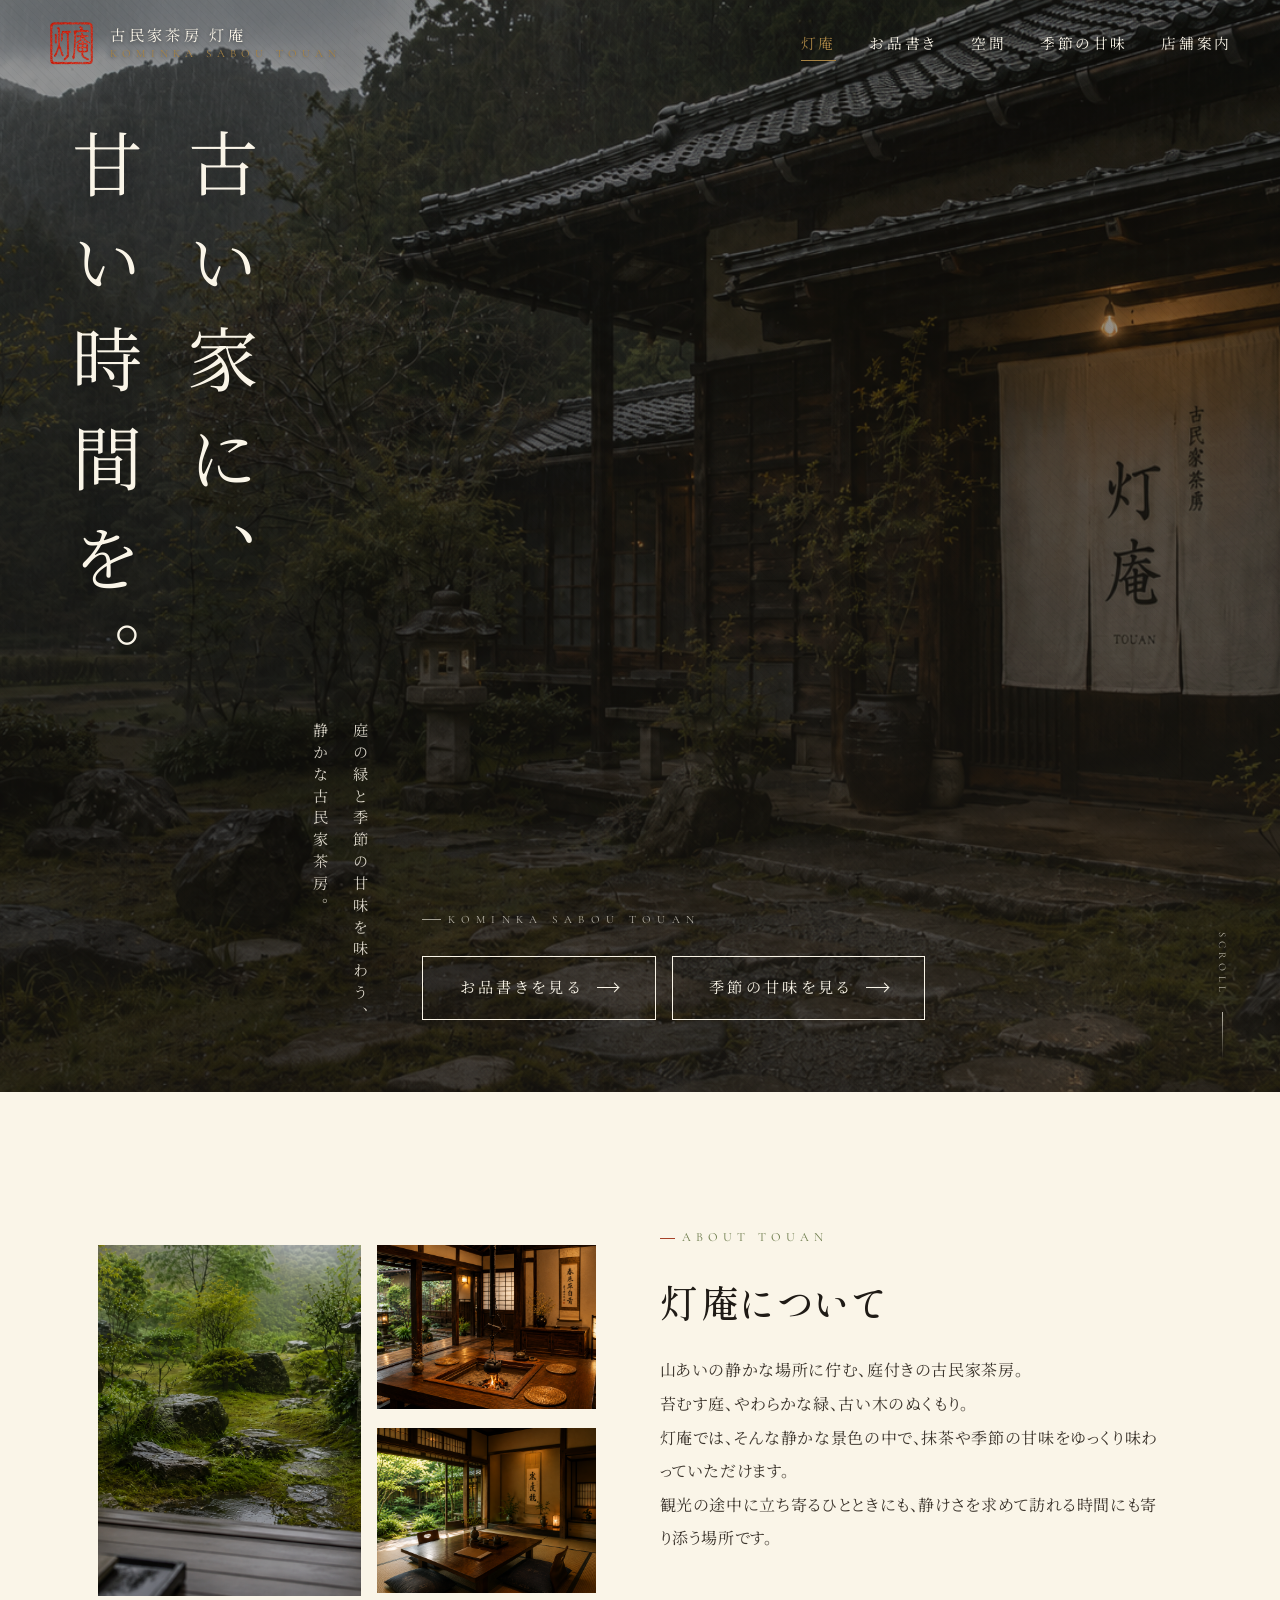
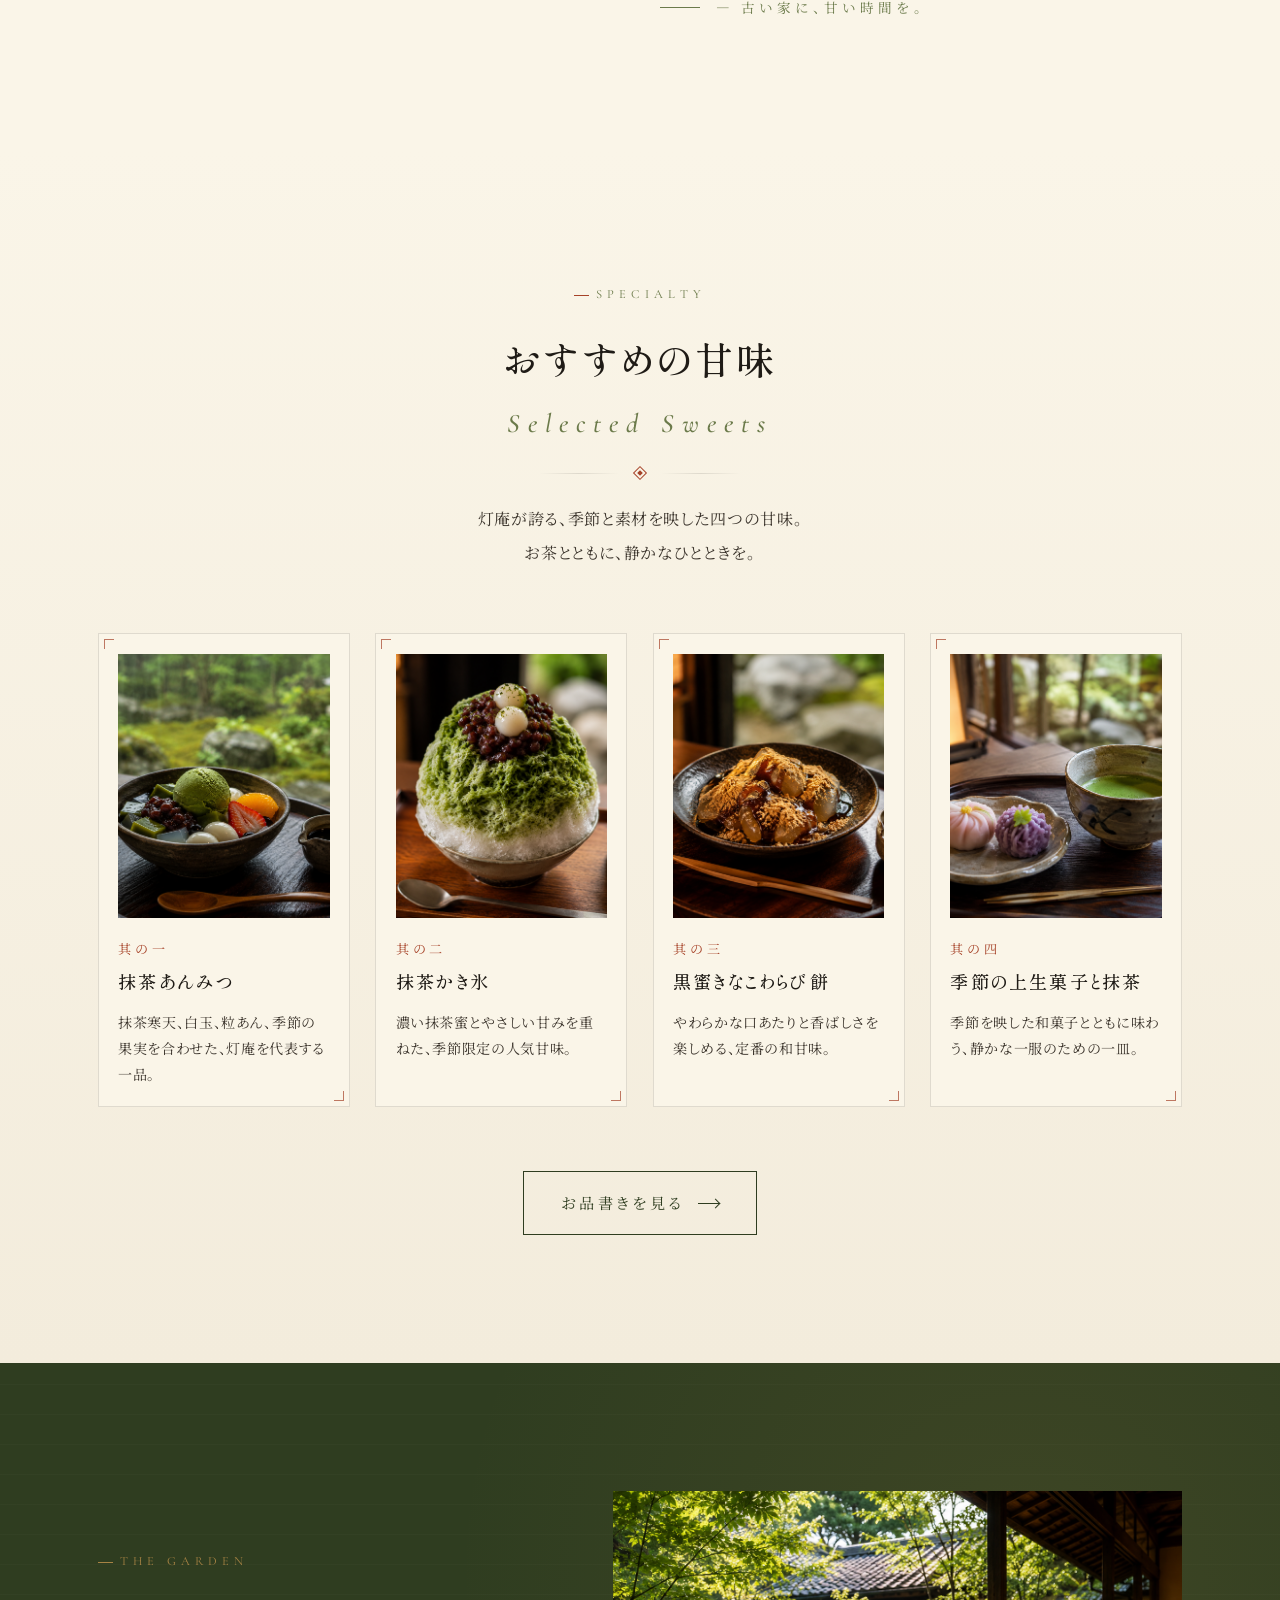
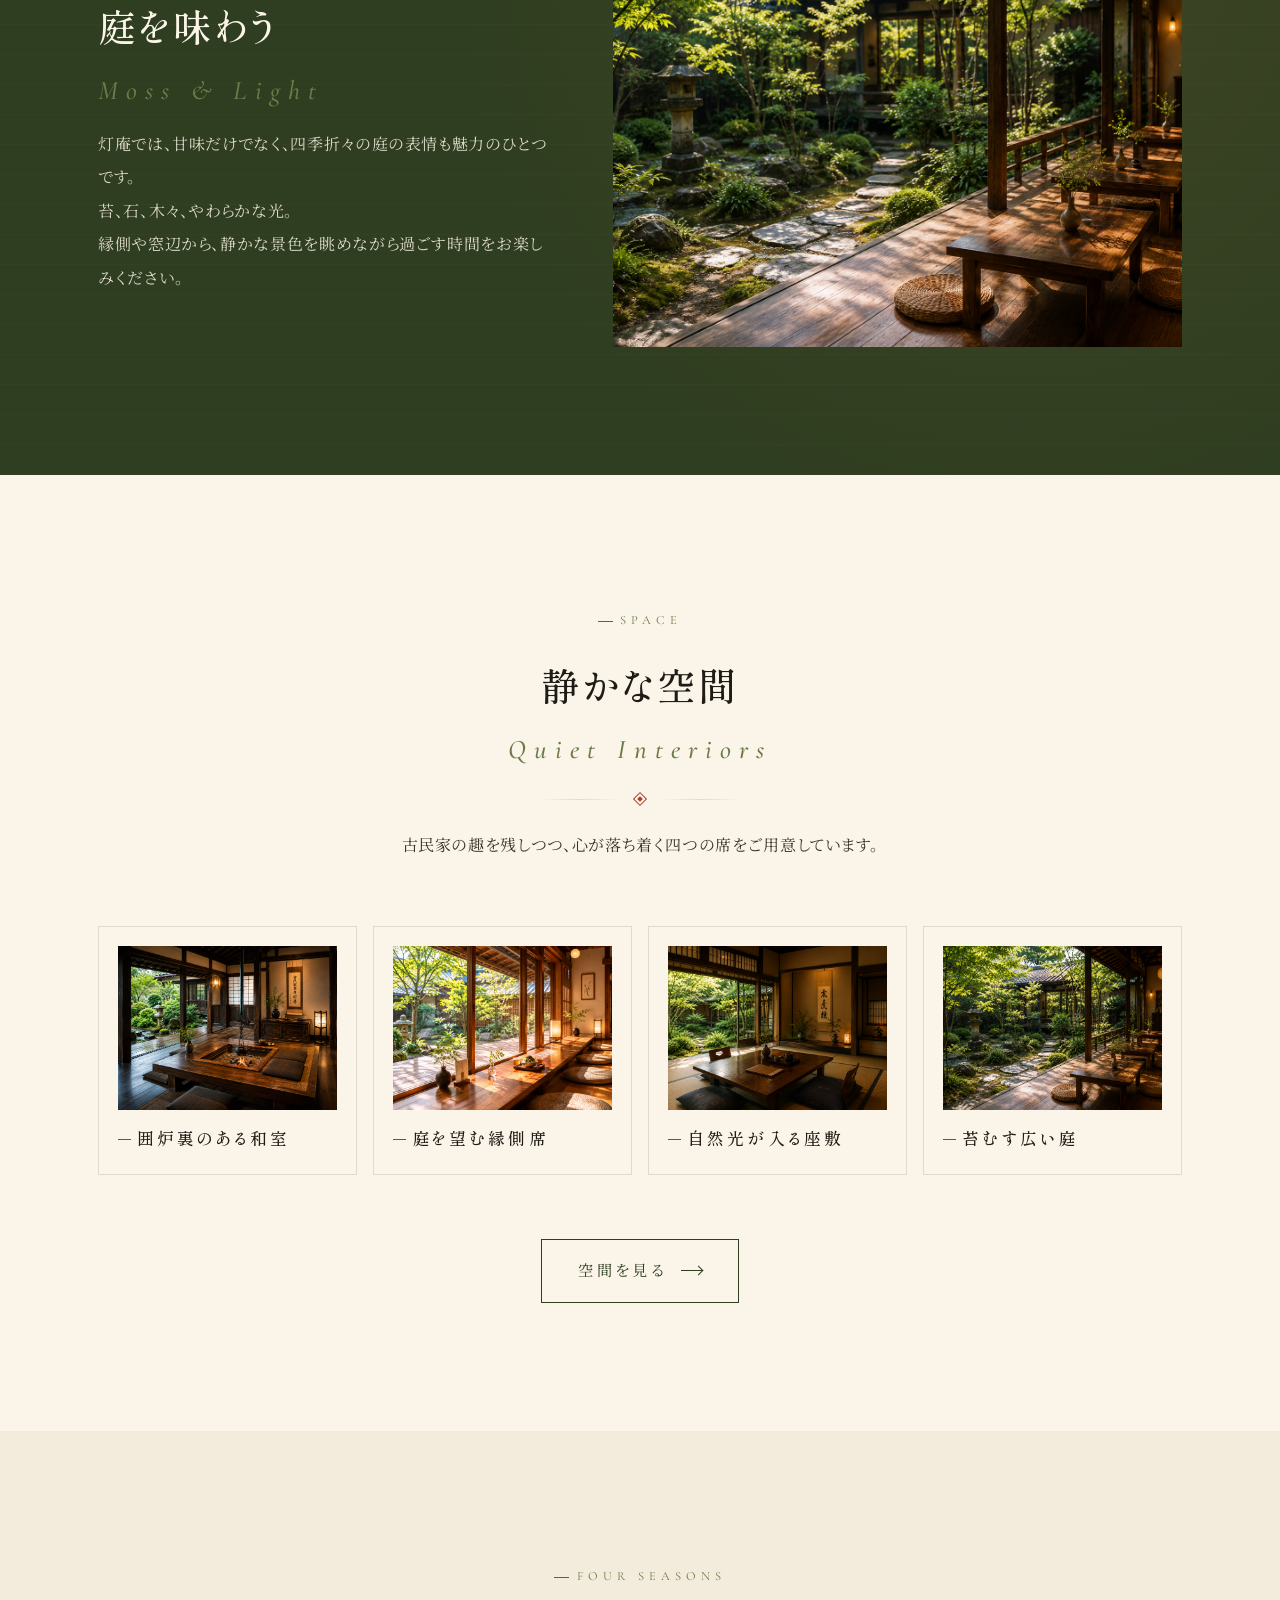
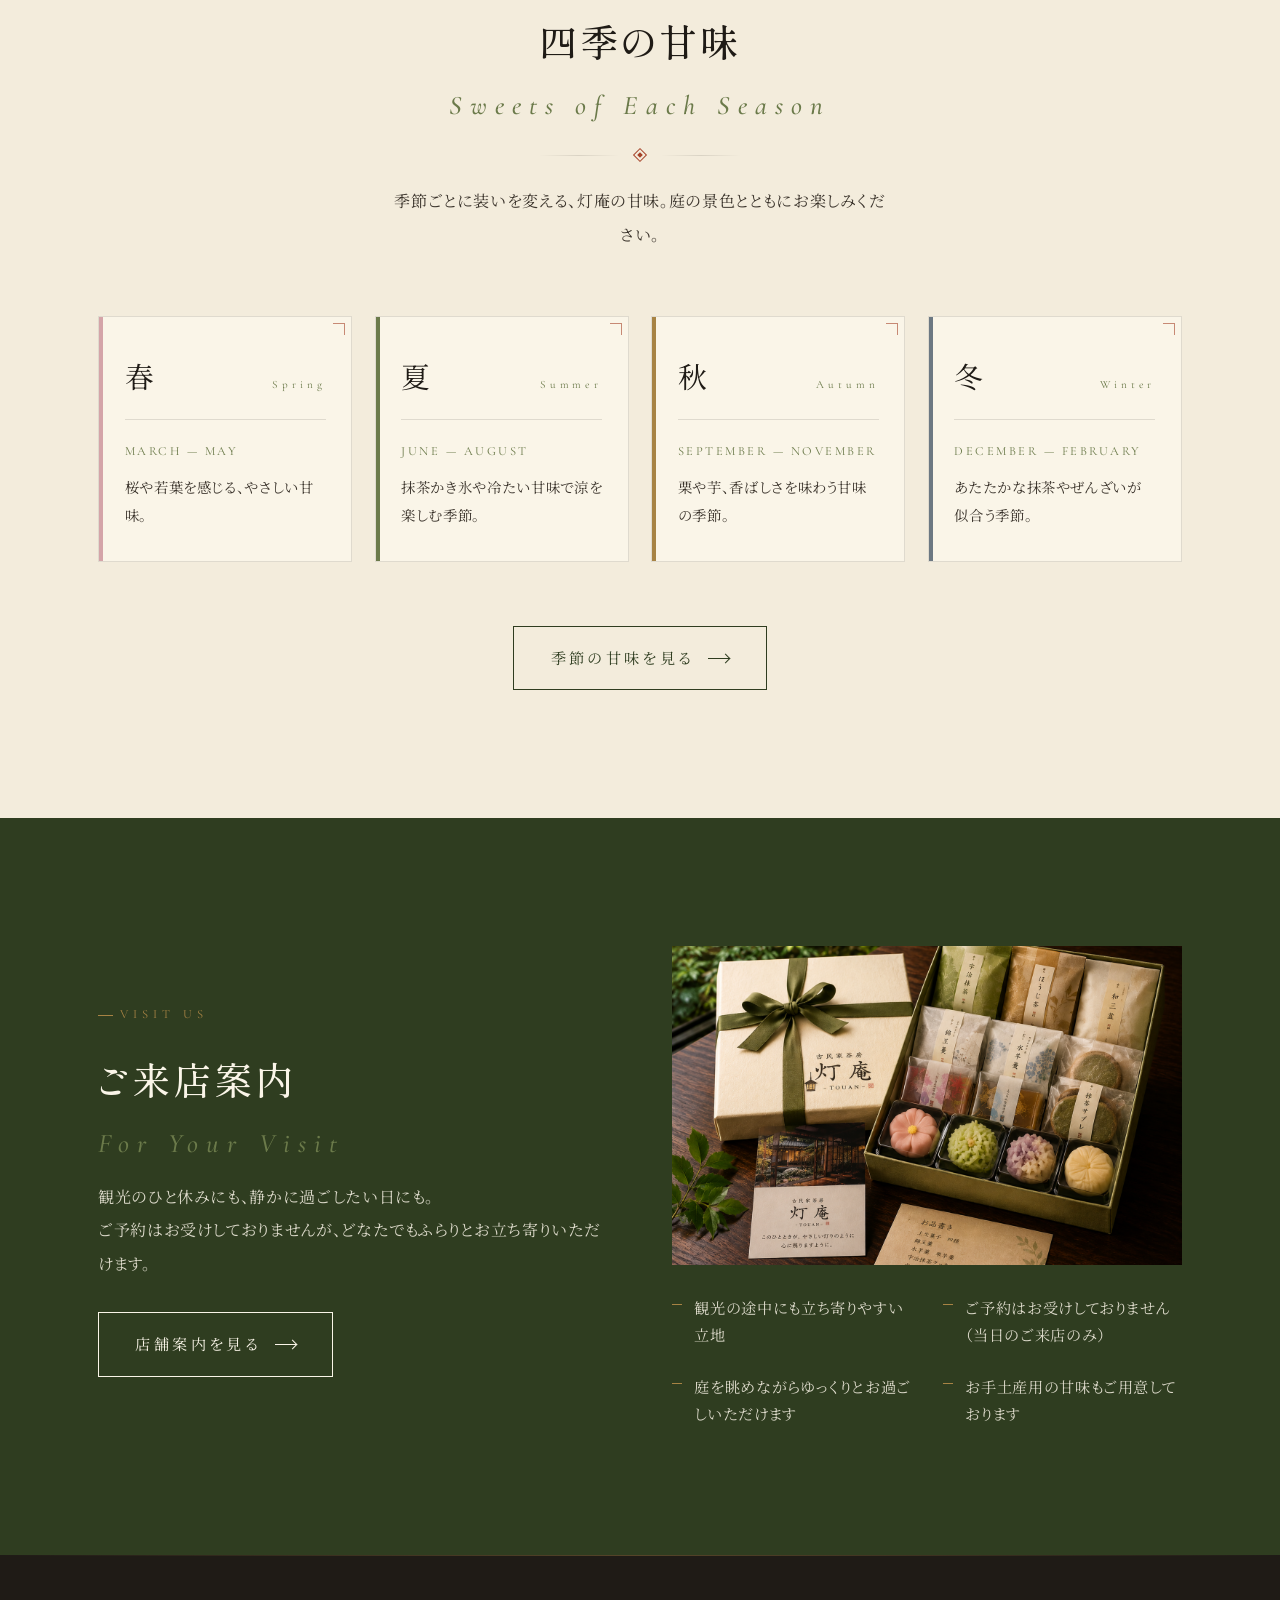
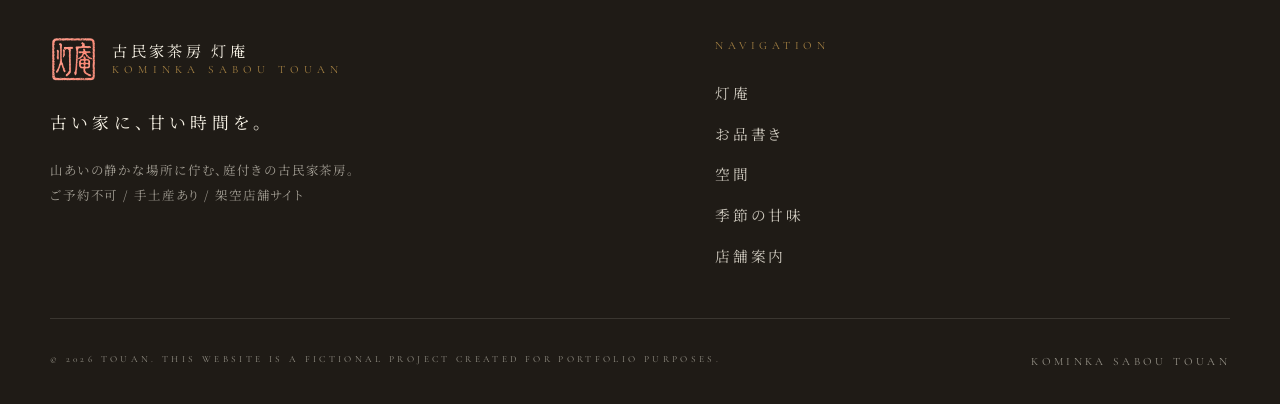
<file: index.html>
<!DOCTYPE html>
<html lang="ja">
<head>
  <meta charset="UTF-8" />
  <meta name="viewport" content="width=device-width, initial-scale=1.0" />
  <title>古民家茶房 灯庵 - TOUAN | 庭と甘味の古民家和カフェ</title>
  <meta name="description" content="山あいの静かな古民家茶房「灯庵 - TOUAN」。苔むす庭、囲炉裏、縁側。季節の和菓子と抹茶を、古い家のやわらかな時間とともに。" />
  <meta name="theme-color" content="#2f3d20" />

  <!-- OGP -->
  <meta property="og:title" content="古民家茶房 灯庵 - TOUAN" />
  <meta property="og:description" content="古い家に、甘い時間を。庭の緑と季節の甘味を味わう、山あいの古民家茶房。" />
  <meta property="og:type" content="website" />

  <!-- Fonts -->
  <link rel="preconnect" href="https://fonts.googleapis.com" />
  <link rel="preconnect" href="https://fonts.gstatic.com" crossorigin />
  <link href="https://fonts.googleapis.com/css2?family=Shippori+Mincho+B1:wght@400;500;600&family=Noto+Serif+JP:wght@400;500&family=Cormorant+Garamond:ital,wght@0,400;0,500;1,400&display=swap" rel="stylesheet" />

  <link rel="stylesheet" href="css/style.css" />
  <link rel="stylesheet" href="css/responsive.css" />
</head>
<body>
  <!-- ============ ヘッダー ============ -->
  <header class="site-header" id="siteHeader">
    <div class="site-header__inner">
      <a href="index.html" class="logo" aria-label="古民家茶房 灯庵 トップへ">
        <img class="logo__mark" src="assets/images/toan-logo.png" alt="灯庵ロゴ" />
        <span class="logo__text">
          <span class="logo__jp">古民家茶房 灯庵</span>
          <span class="logo__en">KOMINKA SABOU TOUAN</span>
        </span>
      </a>

      <nav class="global-nav" aria-label="グローバルナビゲーション">
        <ul class="global-nav__list">
          <li><a href="index.html" class="global-nav__link" data-nav="index.html">灯庵</a></li>
          <li><a href="menu.html" class="global-nav__link" data-nav="menu.html">お品書き</a></li>
          <li><a href="space.html" class="global-nav__link" data-nav="space.html">空間</a></li>
          <li><a href="season.html" class="global-nav__link" data-nav="season.html">季節の甘味</a></li>
          <li><a href="access.html" class="global-nav__link" data-nav="access.html">店舗案内</a></li>
        </ul>
      </nav>

      <button class="hamburger" type="button" aria-label="メニューを開く" aria-controls="mobileMenu" aria-expanded="false">
        <span class="hamburger__line"></span>
        <span class="hamburger__line"></span>
        <span class="hamburger__line"></span>
      </button>
    </div>
  </header>

  <!-- ============ モバイルメニュー ============ -->
  <div class="mobile-menu" id="mobileMenu" aria-hidden="true">
    <ul class="mobile-menu__list">
      <li class="mobile-menu__item">
        <a href="index.html" class="mobile-menu__link" data-nav="index.html">
          灯庵
          <span class="mobile-menu__sub">HOME</span>
        </a>
      </li>
      <li class="mobile-menu__item">
        <a href="menu.html" class="mobile-menu__link" data-nav="menu.html">
          お品書き
          <span class="mobile-menu__sub">MENU</span>
        </a>
      </li>
      <li class="mobile-menu__item">
        <a href="space.html" class="mobile-menu__link" data-nav="space.html">
          空間
          <span class="mobile-menu__sub">SPACE</span>
        </a>
      </li>
      <li class="mobile-menu__item">
        <a href="season.html" class="mobile-menu__link" data-nav="season.html">
          季節の甘味
          <span class="mobile-menu__sub">SEASON</span>
        </a>
      </li>
      <li class="mobile-menu__item">
        <a href="access.html" class="mobile-menu__link" data-nav="access.html">
          店舗案内
          <span class="mobile-menu__sub">ACCESS</span>
        </a>
      </li>
    </ul>
    <p class="mobile-menu__foot">KOMINKA SABOU TOUAN</p>
  </div>

  <main>
    <!-- ============ ヒーロー ============ -->
    <section class="hero" id="hero">
      <div class="hero__bg" aria-hidden="true"></div>

      <div class="hero__inner">
        <div class="hero__copy">
          <h1 class="hero__title">
            <span>古い家に、</span>
            <span>甘い時間を。</span>
          </h1>
          <p class="hero__sub">
            <span>庭の緑と季節の甘味を味わう、</span>
            <span>静かな古民家茶房。</span>
          </p>
        </div>

        <div class="hero__meta">
          <span class="hero__romaji">KOMINKA SABOU TOUAN</span>
          <div class="hero__buttons">
            <a href="menu.html" class="btn btn--light">
              <span>お品書きを見る</span>
              <span class="btn__arrow" aria-hidden="true"></span>
            </a>
            <a href="season.html" class="btn btn--light">
              <span>季節の甘味を見る</span>
              <span class="btn__arrow" aria-hidden="true"></span>
            </a>
          </div>
        </div>
      </div>

      <span class="hero__scroll" aria-hidden="true">SCROLL</span>
    </section>

    <!-- ============ コンセプト ============ -->
    <section class="section concept" id="concept">
      <div class="container">
        <div class="concept__grid">
          <div class="concept__media fade-up">
            <div class="placeholder" role="img" aria-label="灯庵の苔むす庭">
              <img src="assets/images/concept-garden.jpg" alt="苔と緑が美しい灯庵の庭" />
            </div>
            <div class="placeholder" role="img" aria-label="囲炉裏のある室内">
              <img src="assets/images/concept-irori.jpg" alt="囲炉裏のある古民家の室内" />
            </div>
            <div class="placeholder" role="img" aria-label="障子と自然光の入る座敷">
              <img src="assets/images/space-zashiki.jpg" alt="障子と自然光の入る座敷" />
            </div>
          </div>

          <div class="concept__body fade-up fade-up--delay-1">
            <span class="eyebrow">About TOUAN</span>
            <h2 class="section-title">灯庵について</h2>
            <p class="section-lead">
              山あいの静かな場所に佇む、庭付きの古民家茶房。<br />
              苔むす庭、やわらかな緑、古い木のぬくもり。<br />
              灯庵では、そんな静かな景色の中で、抹茶や季節の甘味をゆっくり味わっていただけます。<br />
              観光の途中に立ち寄るひとときにも、静けさを求めて訪れる時間にも寄り添う場所です。
            </p>
            <p class="concept__sign">— 古い家に、甘い時間を。</p>
          </div>
        </div>
      </div>
    </section>

    <!-- ============ おすすめ甘味 ============ -->
    <section class="section section--washi specials" id="specials">
      <div class="container">
        <div class="section-head fade-up">
          <span class="eyebrow">Specialty</span>
          <h2 class="section-title">
            おすすめの甘味
            <span class="section-title__sub">Selected Sweets</span>
          </h2>
          <div class="ornament" aria-hidden="true"><span class="ornament__mark"></span></div>
          <p class="section-lead">
            <span class="section-lead__line">灯庵が誇る、季節と素材を映した四つの甘味。</span>
            <span class="section-lead__line">お茶とともに、静かなひとときを。</span>
          </p>
        </div>

        <div class="specials__grid">
          <article class="special-card fade-up">
            <div class="special-card__media">
              <div class="placeholder">
                <img src="assets/images/menu-anmitsu.jpg" alt="抹茶あんみつ" />
              </div>
            </div>
            <span class="special-card__no">其の一</span>
            <h3 class="special-card__name">抹茶あんみつ</h3>
            <p class="special-card__desc">抹茶寒天、白玉、粒あん、季節の果実を合わせた、灯庵を代表する一品。</p>
          </article>

          <article class="special-card fade-up fade-up--delay-1">
            <div class="special-card__media">
              <div class="placeholder">
                <img src="assets/images/menu-kakigori.jpg" alt="抹茶かき氷" />
              </div>
            </div>
            <span class="special-card__no">其の二</span>
            <h3 class="special-card__name">抹茶かき氷</h3>
            <p class="special-card__desc">濃い抹茶蜜とやさしい甘みを重ねた、季節限定の人気甘味。</p>
          </article>

          <article class="special-card fade-up fade-up--delay-2">
            <div class="special-card__media">
              <div class="placeholder">
                <img src="assets/images/menu-warabi.jpg" alt="黒蜜きなこわらび餅" />
              </div>
            </div>
            <span class="special-card__no">其の三</span>
            <h3 class="special-card__name">黒蜜きなこわらび餅</h3>
            <p class="special-card__desc">やわらかな口あたりと香ばしさを楽しめる、定番の和甘味。</p>
          </article>

          <article class="special-card fade-up fade-up--delay-3">
            <div class="special-card__media">
              <div class="placeholder">
                <img src="assets/images/menu-jouswagashi.jpg" alt="季節の上生菓子と抹茶" />
              </div>
            </div>
            <span class="special-card__no">其の四</span>
            <h3 class="special-card__name">季節の上生菓子と抹茶</h3>
            <p class="special-card__desc">季節を映した和菓子とともに味わう、静かな一服のための一皿。</p>
          </article>
        </div>

        <div class="specials__cta">
          <a href="menu.html" class="btn btn--matcha">
            <span>お品書きを見る</span>
            <span class="btn__arrow" aria-hidden="true"></span>
          </a>
        </div>
      </div>
    </section>

    <!-- ============ 庭の魅力 ============ -->
    <section class="section garden" id="garden">
      <div class="container">
        <div class="garden__inner">
          <div class="garden__copy fade-up">
            <span class="eyebrow">The Garden</span>
            <h2 class="section-title">
              庭を味わう
              <span class="section-title__sub">Moss & Light</span>
            </h2>
            <p class="section-lead">
              灯庵では、甘味だけでなく、四季折々の庭の表情も魅力のひとつです。<br />
              苔、石、木々、やわらかな光。<br />
              縁側や窓辺から、静かな景色を眺めながら過ごす時間をお楽しみください。
            </p>
          </div>

          <div class="garden__media fade-up fade-up--delay-1">
            <div class="placeholder" role="img" aria-label="灯庵の広い庭">
              <img src="assets/images/space-garden.jpg" alt="広い庭を別角度から見た景色" />
            </div>
          </div>
        </div>
      </div>
    </section>

    <!-- ============ 空間紹介 ============ -->
    <section class="section spaces" id="spaces">
      <div class="container">
        <div class="section-head fade-up">
          <span class="eyebrow">Space</span>
          <h2 class="section-title">
            静かな空間
            <span class="section-title__sub">Quiet Interiors</span>
          </h2>
          <div class="ornament" aria-hidden="true"><span class="ornament__mark"></span></div>
          <p class="section-lead">古民家の趣を残しつつ、心が落ち着く四つの席をご用意しています。</p>
        </div>

        <div class="spaces__grid">
          <article class="space-card fade-up">
            <div class="space-card__media">
              <div class="placeholder">
                <img src="assets/images/space-irori.jpg" alt="囲炉裏のある和室" />
              </div>
            </div>
            <h3 class="space-card__name">囲炉裏のある和室</h3>
          </article>

          <article class="space-card fade-up fade-up--delay-1">
            <div class="space-card__media">
              <div class="placeholder">
                <img src="assets/images/space-engawa.jpg" alt="庭を望む縁側席" />
              </div>
            </div>
            <h3 class="space-card__name">庭を望む縁側席</h3>
          </article>

          <article class="space-card fade-up fade-up--delay-2">
            <div class="space-card__media">
              <div class="placeholder">
                <img src="assets/images/space-zashiki.jpg" alt="自然光が入る座敷" />
              </div>
            </div>
            <h3 class="space-card__name">自然光が入る座敷</h3>
          </article>

          <article class="space-card fade-up fade-up--delay-3">
            <div class="space-card__media">
              <div class="placeholder">
                <img src="assets/images/space-garden.jpg" alt="苔むす広い庭" />
              </div>
            </div>
            <h3 class="space-card__name">苔むす広い庭</h3>
          </article>
        </div>

        <div class="spaces__cta">
          <a href="space.html" class="btn btn--matcha">
            <span>空間を見る</span>
            <span class="btn__arrow" aria-hidden="true"></span>
          </a>
        </div>
      </div>
    </section>

    <!-- ============ 四季の甘味 ============ -->
    <section class="section seasons" id="seasons">
      <div class="container">
        <div class="section-head fade-up">
          <span class="eyebrow">Four Seasons</span>
          <h2 class="section-title">
            四季の甘味
            <span class="section-title__sub">Sweets of Each Season</span>
          </h2>
          <div class="ornament" aria-hidden="true"><span class="ornament__mark"></span></div>
          <p class="section-lead">季節ごとに装いを変える、灯庵の甘味。庭の景色とともにお楽しみください。</p>
        </div>

        <div class="seasons__grid">
          <article class="season-card season-card--spring fade-up">
            <div class="season-card__head">
              <span class="season-card__kanji">春</span>
              <span class="season-card__romaji">Spring</span>
            </div>
            <div class="season-card__body">
              <span class="season-card__months">MARCH — MAY</span>
              <p class="season-card__text">桜や若葉を感じる、やさしい甘味。</p>
            </div>
          </article>

          <article class="season-card season-card--summer fade-up fade-up--delay-1">
            <div class="season-card__head">
              <span class="season-card__kanji">夏</span>
              <span class="season-card__romaji">Summer</span>
            </div>
            <div class="season-card__body">
              <span class="season-card__months">JUNE — AUGUST</span>
              <p class="season-card__text">抹茶かき氷や冷たい甘味で涼を楽しむ季節。</p>
            </div>
          </article>

          <article class="season-card season-card--autumn fade-up fade-up--delay-2">
            <div class="season-card__head">
              <span class="season-card__kanji">秋</span>
              <span class="season-card__romaji">Autumn</span>
            </div>
            <div class="season-card__body">
              <span class="season-card__months">SEPTEMBER — NOVEMBER</span>
              <p class="season-card__text">栗や芋、香ばしさを味わう甘味の季節。</p>
            </div>
          </article>

          <article class="season-card season-card--winter fade-up fade-up--delay-3">
            <div class="season-card__head">
              <span class="season-card__kanji">冬</span>
              <span class="season-card__romaji">Winter</span>
            </div>
            <div class="season-card__body">
              <span class="season-card__months">DECEMBER — FEBRUARY</span>
              <p class="season-card__text">あたたかな抹茶やぜんざいが似合う季節。</p>
            </div>
          </article>
        </div>

        <div class="seasons__cta">
          <a href="season.html" class="btn btn--matcha">
            <span>季節の甘味を見る</span>
            <span class="btn__arrow" aria-hidden="true"></span>
          </a>
        </div>
      </div>
    </section>

    <!-- ============ 来店案内 ============ -->
    <section class="section invite" id="invite">
      <div class="container">
        <div class="invite__inner">
          <div class="invite__head fade-up">
            <span class="eyebrow">Visit Us</span>
            <h2 class="section-title">
              ご来店案内
              <span class="section-title__sub">For Your Visit</span>
            </h2>
            <p class="section-lead" style="color: rgba(250, 245, 232, 0.85);">
              観光のひと休みにも、静かに過ごしたい日にも。<br />
              ご予約はお受けしておりませんが、どなたでもふらりとお立ち寄りいただけます。
            </p>
            <div class="invite__cta">
              <a href="access.html" class="btn btn--light">
                <span>店舗案内を見る</span>
                <span class="btn__arrow" aria-hidden="true"></span>
              </a>
            </div>
          </div>

          <div class="invite__right fade-up fade-up--delay-1">
            <div class="invite__media">
              <div class="placeholder" role="img" aria-label="手土産の和菓子詰め合わせ">
                <img src="assets/images/gift-assortment.jpg" alt="手土産用の和菓子詰め合わせ箱" />
              </div>
            </div>
            <ul class="invite__list">
              <li>観光の途中にも立ち寄りやすい立地</li>
              <li>ご予約はお受けしておりません（当日のご来店のみ）</li>
              <li>庭を眺めながらゆっくりとお過ごしいただけます</li>
              <li>お手土産用の甘味もご用意しております</li>
            </ul>
          </div>
        </div>
      </div>
    </section>
  </main>

  <!-- ============ フッター ============ -->
  <footer class="site-footer">
    <div class="site-footer__inner">
      <div class="site-footer__brand">
        <div class="logo">
          <img class="logo__mark" src="assets/images/toan-logo.png" alt="灯庵ロゴ" />
          <span class="logo__text">
            <span class="logo__jp">古民家茶房 灯庵</span>
            <span class="logo__en">KOMINKA SABOU TOUAN</span>
          </span>
        </div>
        <p class="site-footer__tagline">古い家に、甘い時間を。</p>
        <p class="site-footer__note">
          山あいの静かな場所に佇む、庭付きの古民家茶房。<br />
          ご予約不可 / 手土産あり / 架空店舗サイト
        </p>
      </div>

      <nav class="site-footer__nav" aria-label="フッターナビゲーション">
        <span class="site-footer__nav-title">Navigation</span>
        <a href="index.html" class="site-footer__nav-link" data-nav="index.html">灯庵</a>
        <a href="menu.html" class="site-footer__nav-link" data-nav="menu.html">お品書き</a>
        <a href="space.html" class="site-footer__nav-link" data-nav="space.html">空間</a>
        <a href="season.html" class="site-footer__nav-link" data-nav="season.html">季節の甘味</a>
        <a href="access.html" class="site-footer__nav-link" data-nav="access.html">店舗案内</a>
      </nav>
    </div>

    <div class="site-footer__bottom">
      <small>© 2026 TOUAN. This website is a fictional project created for portfolio purposes.</small>
      <span>KOMINKA SABOU TOUAN</span>
    </div>
  </footer>

  <script src="js/main.js"></script>
  <script src="js/effects.js"></script>
</body>
</html>
</file>
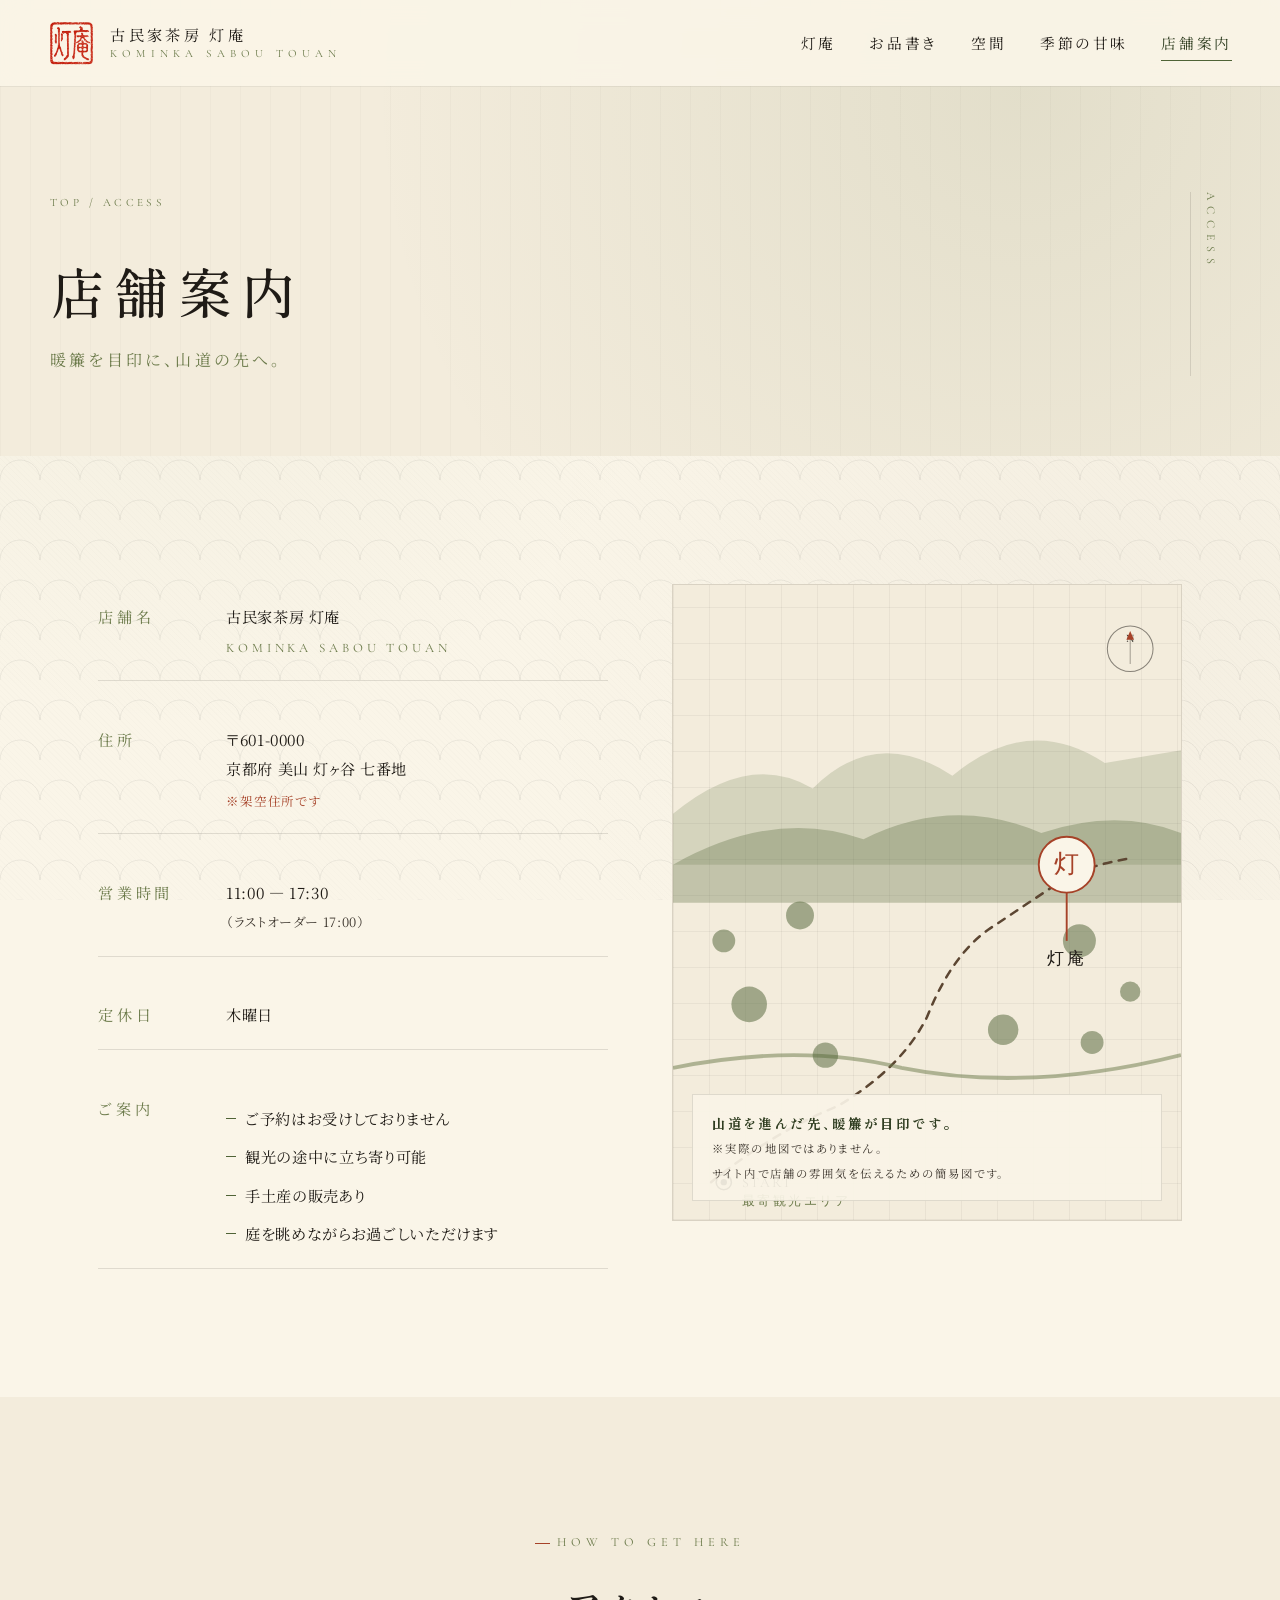
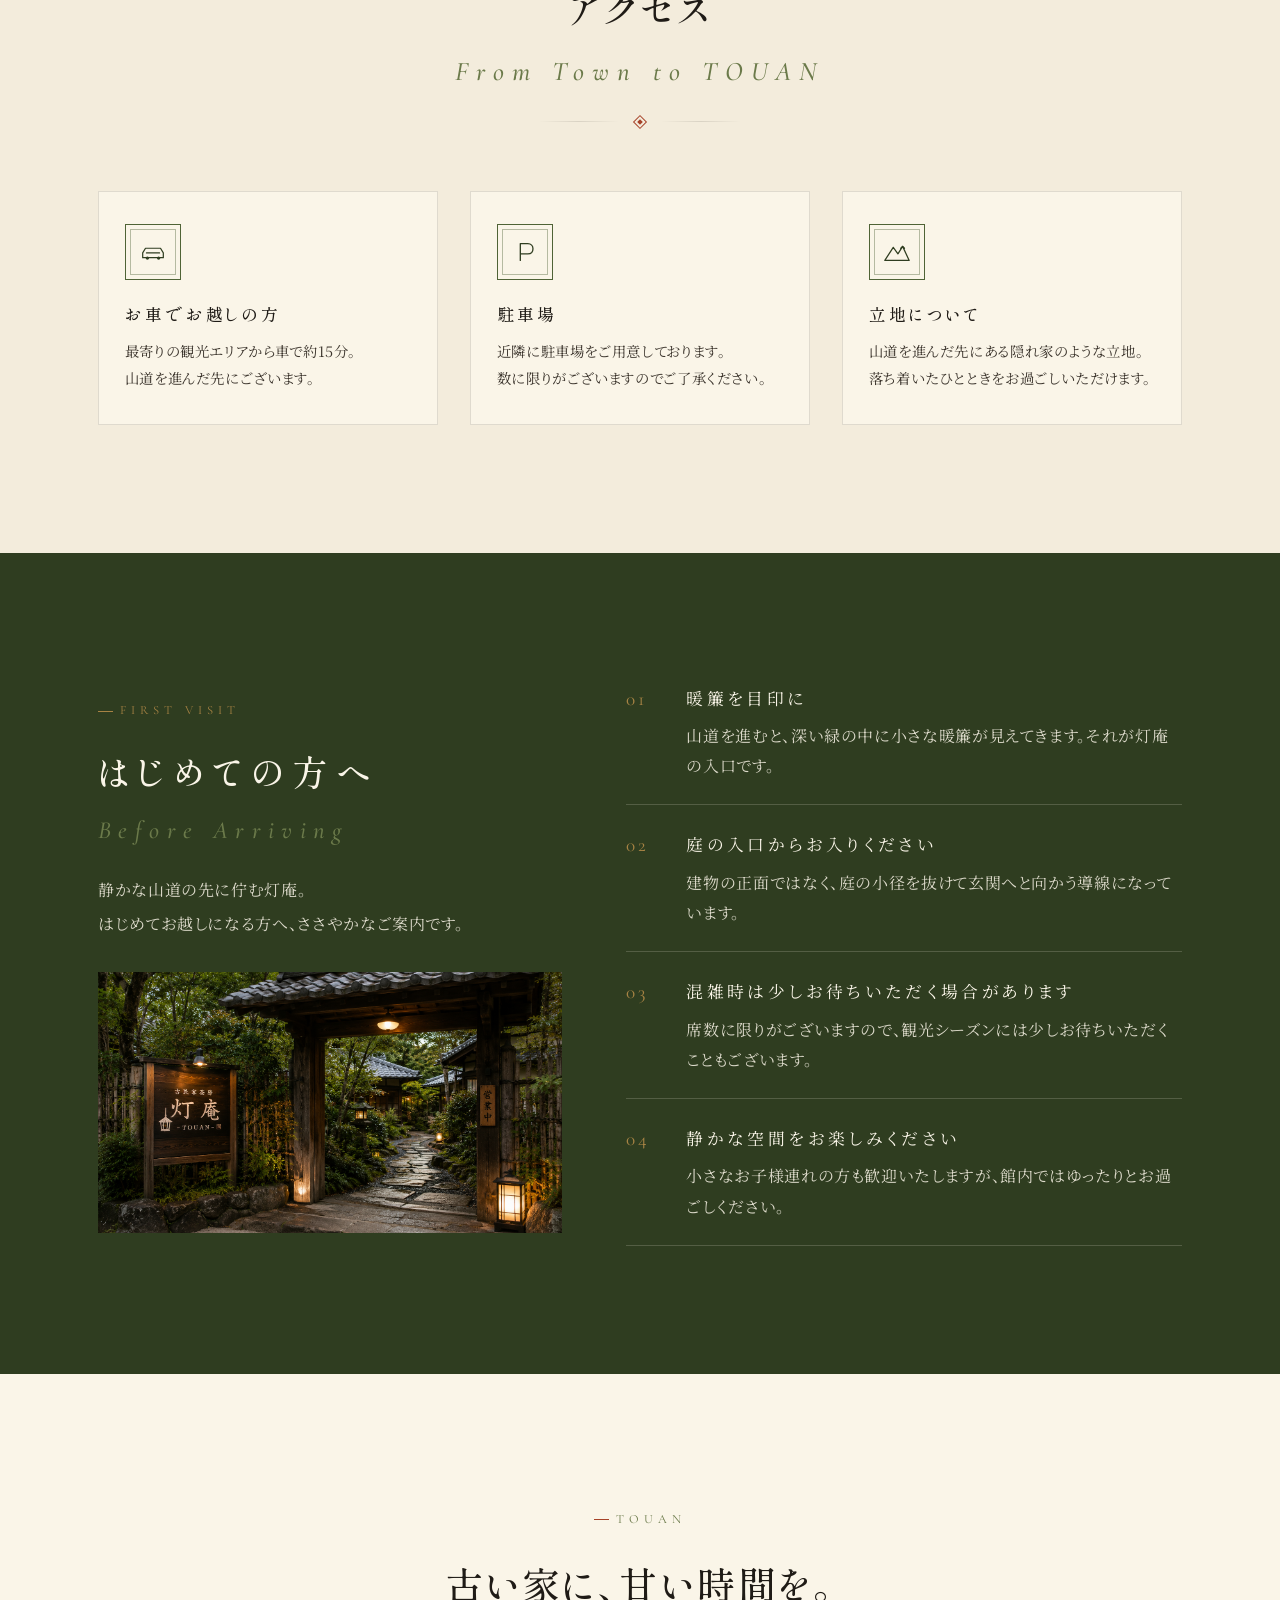
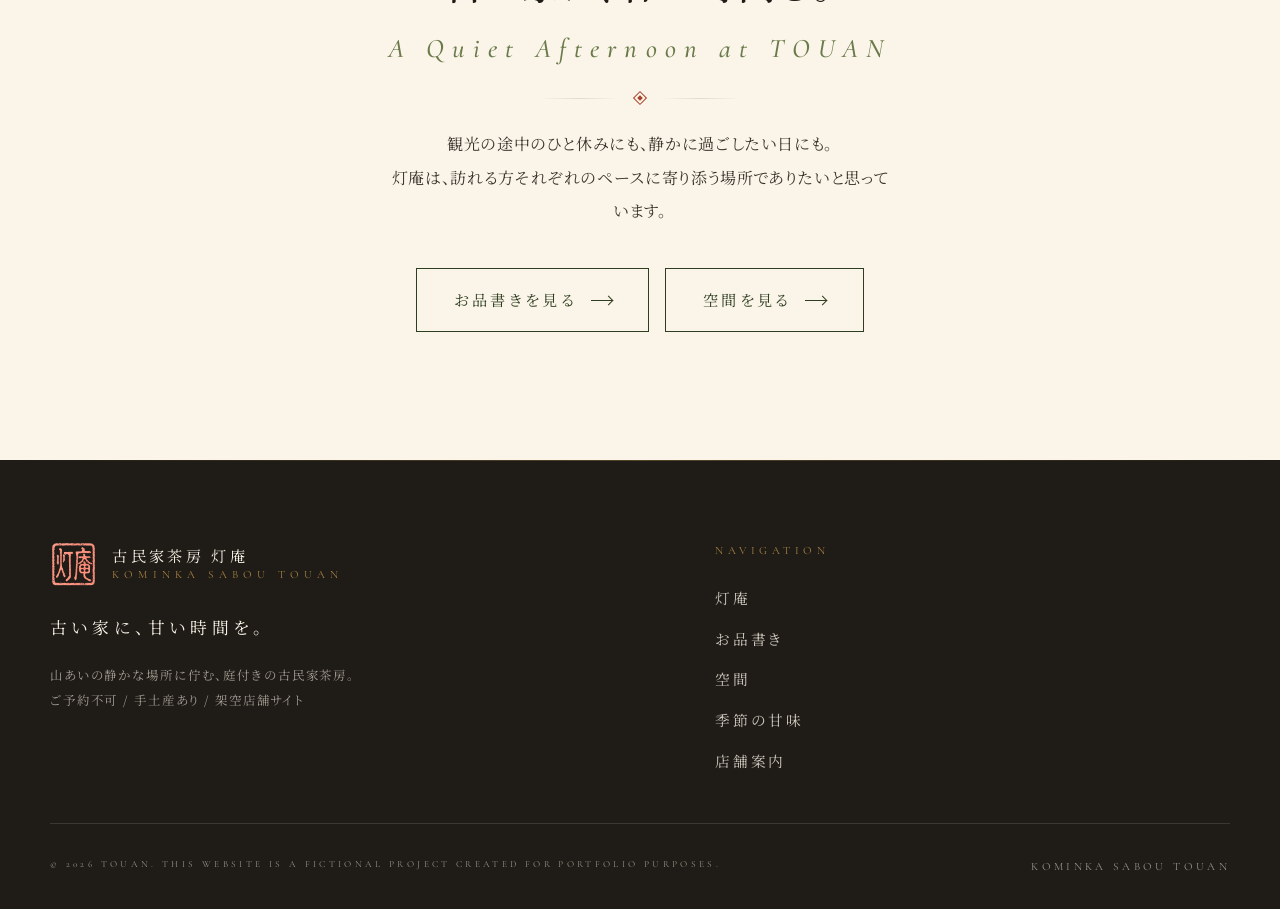
<file: access.html>
<!DOCTYPE html>
<html lang="ja">
<head>
  <meta charset="UTF-8" />
  <meta name="viewport" content="width=device-width, initial-scale=1.0" />
  <title>店舗案内・アクセス | 古民家茶房 灯庵 - TOUAN</title>
  <meta name="description" content="古民家茶房 灯庵の店舗情報とアクセス。山あいの静かな立地、営業時間、定休日のご案内。ご予約はお受けしておりません。観光の途中にもお気軽にお立ち寄りください。" />
  <meta name="theme-color" content="#2f3d20" />

  <link rel="preconnect" href="https://fonts.googleapis.com" />
  <link rel="preconnect" href="https://fonts.gstatic.com" crossorigin />
  <link href="https://fonts.googleapis.com/css2?family=Shippori+Mincho+B1:wght@400;500;600&family=Noto+Serif+JP:wght@400;500&family=Cormorant+Garamond:ital,wght@0,400;0,500;1,400&display=swap" rel="stylesheet" />

  <link rel="stylesheet" href="css/style.css" />
  <link rel="stylesheet" href="css/responsive.css" />
</head>
<body>
  <header class="site-header site-header--solid" id="siteHeader">
    <div class="site-header__inner">
      <a href="index.html" class="logo">
        <img class="logo__mark" src="assets/images/toan-logo.png" alt="灯庵ロゴ" />
        <span class="logo__text">
          <span class="logo__jp">古民家茶房 灯庵</span>
          <span class="logo__en">KOMINKA SABOU TOUAN</span>
        </span>
      </a>
      <nav class="global-nav" aria-label="グローバルナビゲーション">
        <ul class="global-nav__list">
          <li><a href="index.html" class="global-nav__link" data-nav="index.html">灯庵</a></li>
          <li><a href="menu.html" class="global-nav__link" data-nav="menu.html">お品書き</a></li>
          <li><a href="space.html" class="global-nav__link" data-nav="space.html">空間</a></li>
          <li><a href="season.html" class="global-nav__link" data-nav="season.html">季節の甘味</a></li>
          <li><a href="access.html" class="global-nav__link" data-nav="access.html">店舗案内</a></li>
        </ul>
      </nav>
      <button class="hamburger" type="button" aria-label="メニューを開く" aria-controls="mobileMenu" aria-expanded="false">
        <span class="hamburger__line"></span>
        <span class="hamburger__line"></span>
        <span class="hamburger__line"></span>
      </button>
    </div>
  </header>

  <div class="mobile-menu" id="mobileMenu" aria-hidden="true">
    <ul class="mobile-menu__list">
      <li class="mobile-menu__item"><a href="index.html" class="mobile-menu__link" data-nav="index.html">灯庵<span class="mobile-menu__sub">HOME</span></a></li>
      <li class="mobile-menu__item"><a href="menu.html" class="mobile-menu__link" data-nav="menu.html">お品書き<span class="mobile-menu__sub">MENU</span></a></li>
      <li class="mobile-menu__item"><a href="space.html" class="mobile-menu__link" data-nav="space.html">空間<span class="mobile-menu__sub">SPACE</span></a></li>
      <li class="mobile-menu__item"><a href="season.html" class="mobile-menu__link" data-nav="season.html">季節の甘味<span class="mobile-menu__sub">SEASON</span></a></li>
      <li class="mobile-menu__item"><a href="access.html" class="mobile-menu__link" data-nav="access.html">店舗案内<span class="mobile-menu__sub">ACCESS</span></a></li>
    </ul>
    <p class="mobile-menu__foot">KOMINKA SABOU TOUAN</p>
  </div>

  <main>
    <!-- ============ ページヒーロー ============ -->
    <section class="page-hero">
      <div class="page-hero__inner">
        <div>
          <p class="crumbs"><a href="index.html">TOP</a><span>/</span>ACCESS</p>
          <h1 class="page-hero__title">店舗案内</h1>
          <p class="page-hero__sub">暖簾を目印に、山道の先へ。</p>
        </div>
        <span class="page-hero__en">ACCESS</span>
      </div>
    </section>

    <!-- ============ 店舗情報 & 地図 ============ -->
    <div class="container">
      <div class="access-grid">
        <!-- 情報 -->
        <div class="info-block fade-up">
          <div class="info-row">
            <span class="info-row__label">店舗名</span>
            <span class="info-row__value">
              古民家茶房 灯庵<br />
              <span style="font-family: var(--font-latin); letter-spacing: 0.3em; font-size: 0.85em; color: var(--color-moss);">KOMINKA SABOU TOUAN</span>
            </span>
          </div>

          <div class="info-row">
            <span class="info-row__label">住所</span>
            <span class="info-row__value">
              〒601-0000<br />
              京都府 美山 灯ヶ谷 七番地
              <span class="info-row__note">※架空住所です</span>
            </span>
          </div>

          <div class="info-row">
            <span class="info-row__label">営業時間</span>
            <span class="info-row__value">11:00 — 17:30<br />
              <small style="color: var(--color-sumi-soft); font-size: 0.85em;">（ラストオーダー 17:00）</small>
            </span>
          </div>

          <div class="info-row">
            <span class="info-row__label">定休日</span>
            <span class="info-row__value">木曜日</span>
          </div>

          <div class="info-row">
            <span class="info-row__label">ご案内</span>
            <div class="info-row__value">
              <ul class="info-list">
                <li>ご予約はお受けしておりません</li>
                <li>観光の途中に立ち寄り可能</li>
                <li>手土産の販売あり</li>
                <li>庭を眺めながらお過ごしいただけます</li>
              </ul>
            </div>
          </div>
        </div>

        <!-- 地図 -->
        <div class="info-block fade-up fade-up--delay-1">
          <div class="map" role="img" aria-label="灯庵の所在地イメージ図">
            <svg viewBox="0 0 400 500" xmlns="http://www.w3.org/2000/svg" aria-hidden="true">
              <!-- 山並み -->
              <path d="M 0 180 Q 60 130 110 160 Q 160 110 220 150 Q 280 100 340 140 L 400 130 L 400 220 L 0 220 Z"
                    fill="#4f6336" opacity="0.18" />
              <path d="M 0 220 Q 80 175 150 200 Q 220 165 290 195 Q 350 175 400 195 L 400 250 L 0 250 Z"
                    fill="#4f6336" opacity="0.3" />

              <!-- 山道 -->
              <path d="M 30 470 Q 80 430 130 410 Q 180 380 200 340 Q 220 290 250 270 Q 280 250 310 230 Q 330 220 360 215"
                    stroke="#5c4632" stroke-width="2" fill="none" stroke-dasharray="6 6" stroke-linecap="round" />

              <!-- 川 -->
              <path d="M 0 380 Q 100 360 180 380 Q 280 400 400 370"
                    stroke="#6b7a4a" stroke-width="3" fill="none" opacity="0.5" />

              <!-- 木のシンボル（複数） -->
              <g fill="#4f6336" opacity="0.5">
                <circle cx="60" cy="330" r="14" />
                <circle cx="120" cy="370" r="10" />
                <circle cx="260" cy="350" r="12" />
                <circle cx="330" cy="360" r="9" />
                <circle cx="40" cy="280" r="9" />
                <circle cx="100" cy="260" r="11" />
                <circle cx="320" cy="280" r="13" />
                <circle cx="360" cy="320" r="8" />
              </g>

              <!-- 灯庵マーカー -->
              <g transform="translate(310 220)">
                <circle r="22" fill="#faf5e8" stroke="#a64228" stroke-width="1.5" />
                <text text-anchor="middle" dy="6" font-family="Shippori Mincho B1, serif" font-size="20" fill="#a64228">灯</text>
                <line x1="0" y1="22" x2="0" y2="60" stroke="#a64228" stroke-width="1.5" />
                <text text-anchor="middle" y="78" font-family="Shippori Mincho B1, serif" font-size="13" fill="#1f1b16" letter-spacing="2">灯庵</text>
              </g>

              <!-- スタート地点（観光エリア） -->
              <g transform="translate(40 470)">
                <circle r="6" fill="none" stroke="#1f1b16" stroke-width="1.2" />
                <circle r="2.5" fill="#1f1b16" />
                <text x="14" y="4" font-family="Cormorant Garamond, serif" font-size="11" fill="#1f1b16" letter-spacing="1.5">START</text>
                <text x="14" y="18" font-family="Shippori Mincho B1, serif" font-size="10" fill="#6b7a4a" letter-spacing="2">最寄観光エリア</text>
              </g>

              <!-- 方位 -->
              <g transform="translate(360 50)">
                <circle r="18" fill="none" stroke="#1f1b16" stroke-width="0.8" opacity="0.5" />
                <text text-anchor="middle" dy="-5" font-family="Cormorant Garamond, serif" font-size="9" fill="#1f1b16">N</text>
                <line x1="0" y1="-12" x2="0" y2="12" stroke="#1f1b16" stroke-width="0.6" opacity="0.5" />
                <polygon points="0,-14 -3,-7 3,-7" fill="#a64228" />
              </g>
            </svg>

            <div class="map__legend">
              <strong>山道を進んだ先、暖簾が目印です。</strong><br />
              <small style="color: var(--color-sumi-soft);">※実際の地図ではありません。<br />サイト内で店舗の雰囲気を伝えるための簡易図です。</small>
            </div>
          </div>
        </div>
      </div>
    </div>

    <!-- ============ アクセス説明 ============ -->
    <section class="access-info">
      <div class="container">
        <div class="section-head fade-up">
          <span class="eyebrow">How to Get Here</span>
          <h2 class="section-title">アクセス<span class="section-title__sub">From Town to TOUAN</span></h2>
          <div class="ornament" aria-hidden="true"><span class="ornament__mark"></span></div>
        </div>

        <div class="access-info__grid">
          <div class="access-info__item fade-up">
            <div class="access-info__icon" aria-hidden="true">
              <svg viewBox="0 0 32 32" fill="none" stroke="currentColor" stroke-width="1.3" stroke-linecap="round" stroke-linejoin="round">
                <path d="M5 22 L5 17 L8 12 L24 12 L27 17 L27 22 Z" />
                <line x1="9" y1="17" x2="23" y2="17" />
                <circle cx="10" cy="22.5" r="1.8" fill="currentColor" stroke="none" />
                <circle cx="22" cy="22.5" r="1.8" fill="currentColor" stroke="none" />
              </svg>
            </div>
            <h3 class="access-info__title">お車でお越しの方</h3>
            <p class="access-info__text">最寄りの観光エリアから車で約15分。<br />山道を進んだ先にございます。</p>
          </div>

          <div class="access-info__item fade-up fade-up--delay-1">
            <div class="access-info__icon" aria-hidden="true">
              <svg viewBox="0 0 32 32" fill="none" stroke="currentColor" stroke-width="1.4" stroke-linecap="round" stroke-linejoin="round">
                <path d="M11 25 L11 7 L19 7 C22.5 7 24.5 9.5 24.5 12.5 C24.5 15.7 22.5 18 19 18 L11 18" />
              </svg>
            </div>
            <h3 class="access-info__title">駐車場</h3>
            <p class="access-info__text">近隣に駐車場をご用意しております。<br />数に限りがございますのでご了承ください。</p>
          </div>

          <div class="access-info__item fade-up fade-up--delay-2">
            <div class="access-info__icon" aria-hidden="true">
              <svg viewBox="0 0 32 32" fill="none" stroke="currentColor" stroke-width="1.3" stroke-linecap="round" stroke-linejoin="round">
                <path d="M3 25 L12 11 L17 18 L22 10 L29 25 Z" />
                <path d="M20 12 L22 10 L24 12" />
              </svg>
            </div>
            <h3 class="access-info__title">立地について</h3>
            <p class="access-info__text">山道を進んだ先にある隠れ家のような立地。<br />落ち着いたひとときをお過ごしいただけます。</p>
          </div>
        </div>
      </div>
    </section>

    <!-- ============ 来店時の案内 ============ -->
    <section class="welcome">
      <div class="container">
        <div class="welcome__inner">
          <div class="welcome__head fade-up">
            <span class="eyebrow" style="color: var(--color-gold-brown);">First Visit</span>
            <h2 class="welcome__title section-title">はじめての方へ<span class="section-title__sub">Before Arriving</span></h2>
            <p class="section-lead" style="color: rgba(250, 245, 232, 0.85); margin-top: 1.5rem;">
              静かな山道の先に佇む灯庵。<br />
              はじめてお越しになる方へ、ささやかなご案内です。
            </p>

            <div style="margin-top: 2rem;">
              <div class="placeholder" style="aspect-ratio: 16 / 9;">
                <img src="assets/images/access-entrance.jpg" alt="暖簾と入口" />
              </div>
            </div>
          </div>

          <ul class="welcome__list fade-up fade-up--delay-1">
            <li>
              <span class="welcome__num">01</span>
              <div>
                <strong>暖簾を目印に</strong>
                山道を進むと、深い緑の中に小さな暖簾が見えてきます。それが灯庵の入口です。
              </div>
            </li>
            <li>
              <span class="welcome__num">02</span>
              <div>
                <strong>庭の入口からお入りください</strong>
                建物の正面ではなく、庭の小径を抜けて玄関へと向かう導線になっています。
              </div>
            </li>
            <li>
              <span class="welcome__num">03</span>
              <div>
                <strong>混雑時は少しお待ちいただく場合があります</strong>
                席数に限りがございますので、観光シーズンには少しお待ちいただくこともございます。
              </div>
            </li>
            <li>
              <span class="welcome__num">04</span>
              <div>
                <strong>静かな空間をお楽しみください</strong>
                小さなお子様連れの方も歓迎いたしますが、館内ではゆったりとお過ごしください。
              </div>
            </li>
          </ul>
        </div>
      </div>
    </section>

    <!-- ============ 最終誘導 ============ -->
    <section class="section concept">
      <div class="container" style="text-align: center;">
        <div class="fade-up">
          <span class="eyebrow">TOUAN</span>
          <h2 class="section-title">古い家に、甘い時間を。<span class="section-title__sub">A Quiet Afternoon at TOUAN</span></h2>
          <div class="ornament" aria-hidden="true"><span class="ornament__mark"></span></div>
          <p class="section-lead" style="margin-inline: auto; margin-bottom: 2.5rem;">
            観光の途中のひと休みにも、静かに過ごしたい日にも。<br />
            灯庵は、訪れる方それぞれのペースに寄り添う場所でありたいと思っています。
          </p>
          <div style="display: flex; gap: 1rem; justify-content: center; flex-wrap: wrap;">
            <a href="menu.html" class="btn btn--matcha">
              <span>お品書きを見る</span>
              <span class="btn__arrow" aria-hidden="true"></span>
            </a>
            <a href="space.html" class="btn btn--matcha">
              <span>空間を見る</span>
              <span class="btn__arrow" aria-hidden="true"></span>
            </a>
          </div>
        </div>
      </div>
    </section>
  </main>

  <!-- ============ フッター ============ -->
  <footer class="site-footer">
    <div class="site-footer__inner">
      <div class="site-footer__brand">
        <div class="logo">
          <img class="logo__mark" src="assets/images/toan-logo.png" alt="灯庵ロゴ" />
          <span class="logo__text">
            <span class="logo__jp">古民家茶房 灯庵</span>
            <span class="logo__en">KOMINKA SABOU TOUAN</span>
          </span>
        </div>
        <p class="site-footer__tagline">古い家に、甘い時間を。</p>
        <p class="site-footer__note">
          山あいの静かな場所に佇む、庭付きの古民家茶房。<br />
          ご予約不可 / 手土産あり / 架空店舗サイト
        </p>
      </div>
      <nav class="site-footer__nav" aria-label="フッターナビゲーション">
        <span class="site-footer__nav-title">Navigation</span>
        <a href="index.html" class="site-footer__nav-link" data-nav="index.html">灯庵</a>
        <a href="menu.html" class="site-footer__nav-link" data-nav="menu.html">お品書き</a>
        <a href="space.html" class="site-footer__nav-link" data-nav="space.html">空間</a>
        <a href="season.html" class="site-footer__nav-link" data-nav="season.html">季節の甘味</a>
        <a href="access.html" class="site-footer__nav-link" data-nav="access.html">店舗案内</a>
      </nav>
    </div>
    <div class="site-footer__bottom">
      <small>© 2026 TOUAN. This website is a fictional project created for portfolio purposes.</small>
      <span>KOMINKA SABOU TOUAN</span>
    </div>
  </footer>

  <script src="js/main.js"></script>
  <script src="js/effects.js"></script>
</body>
</html>
</file>
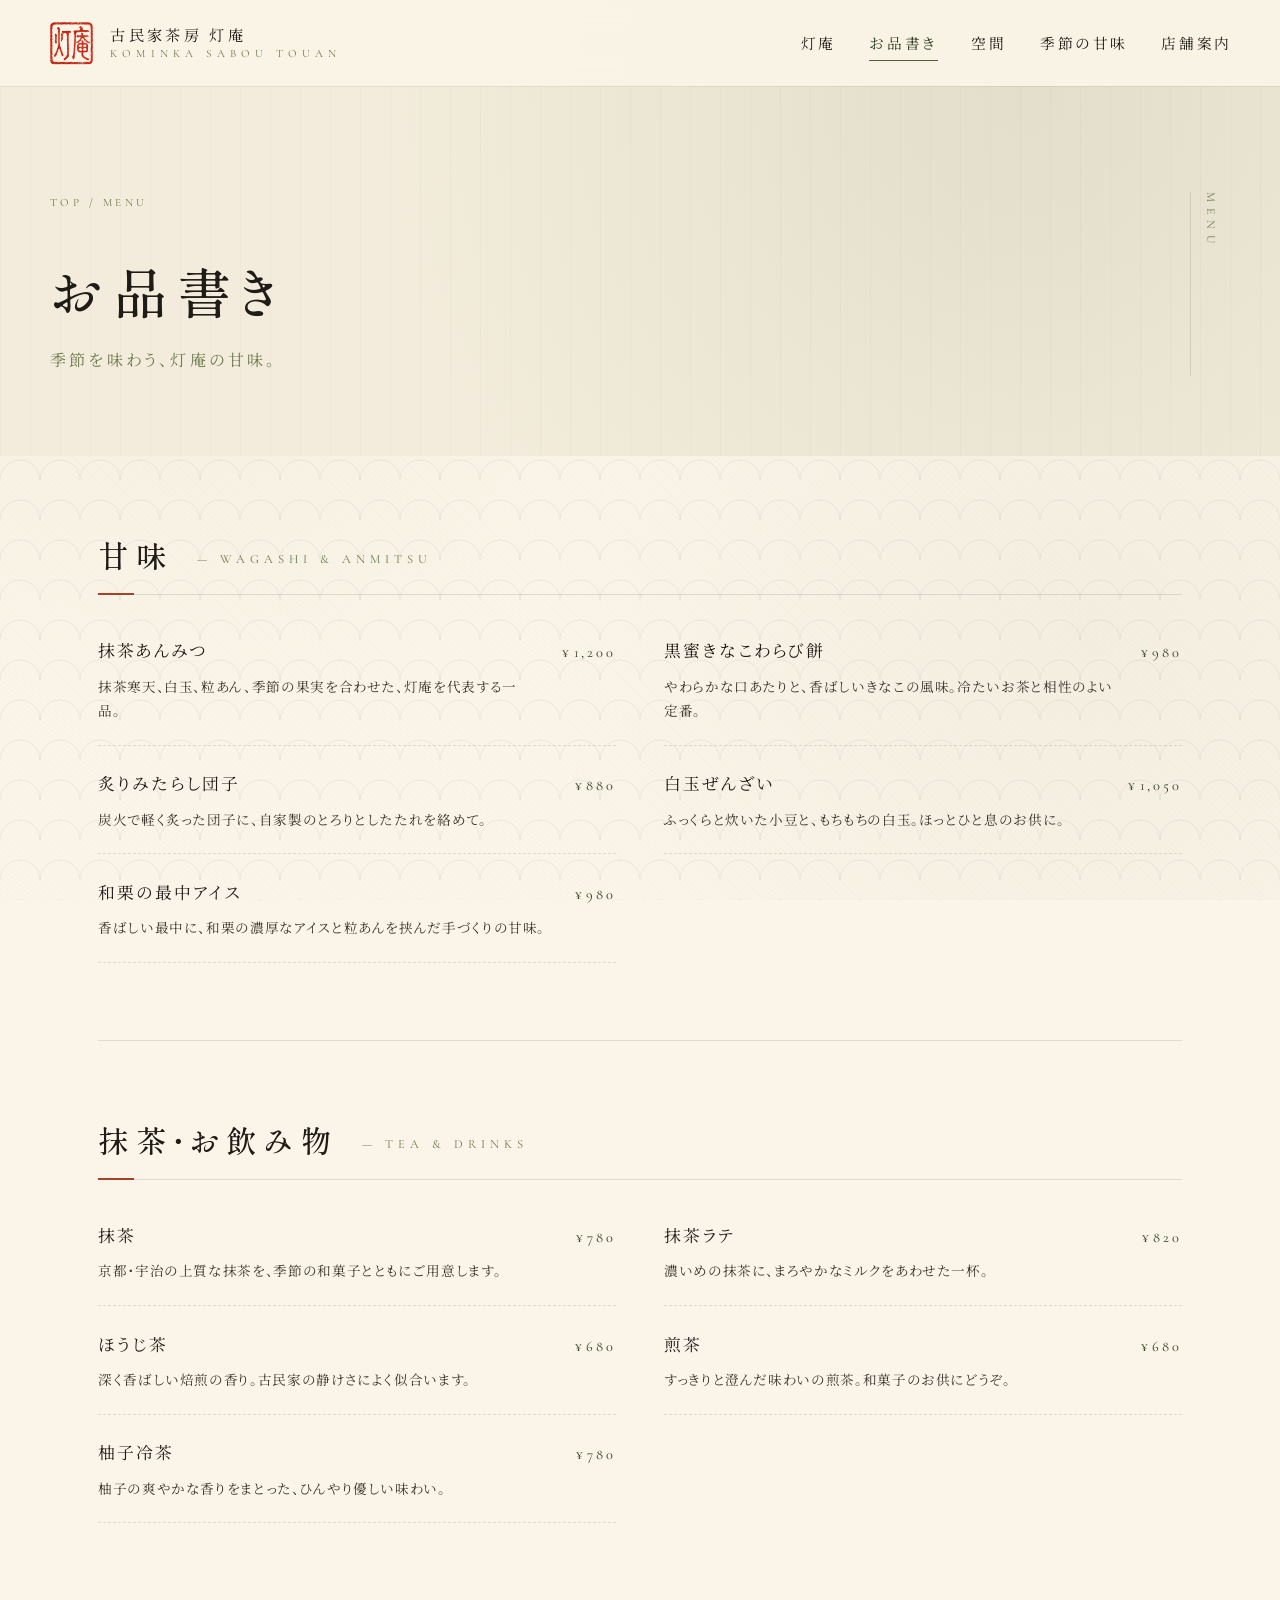
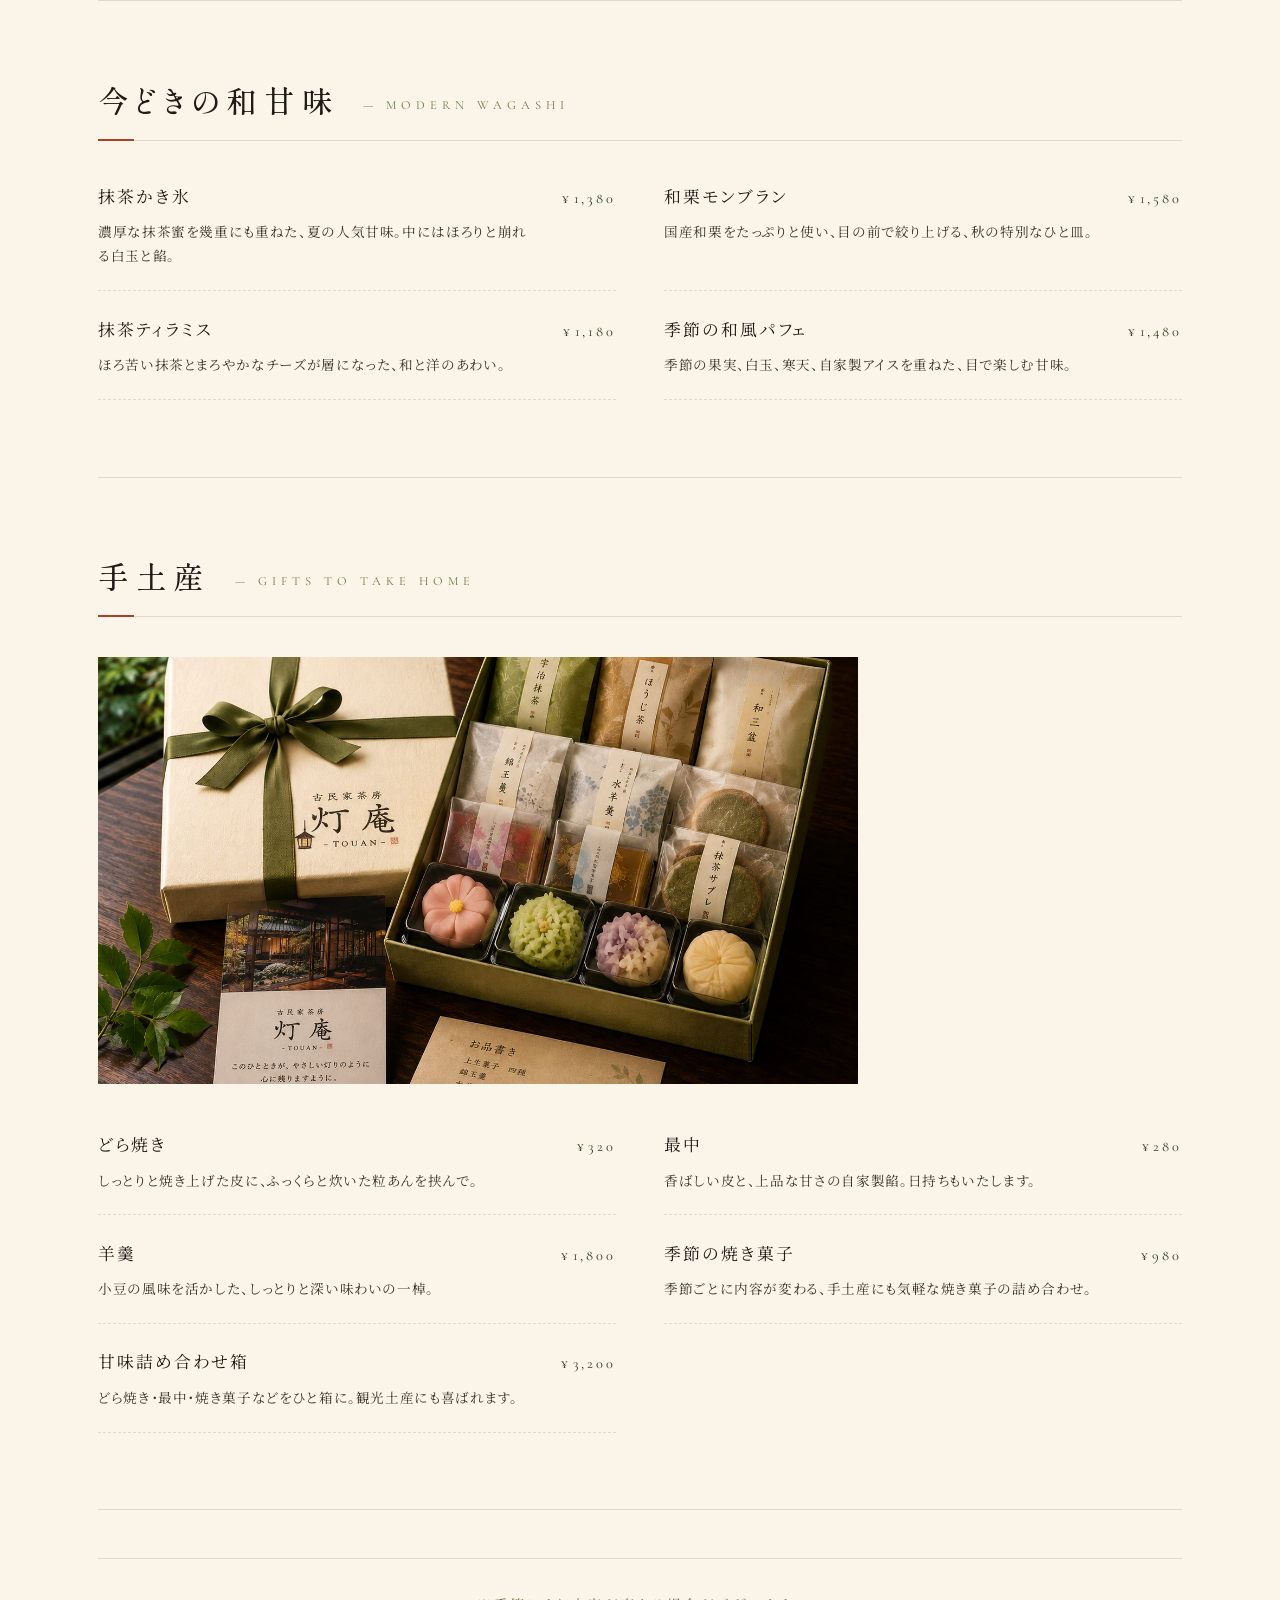
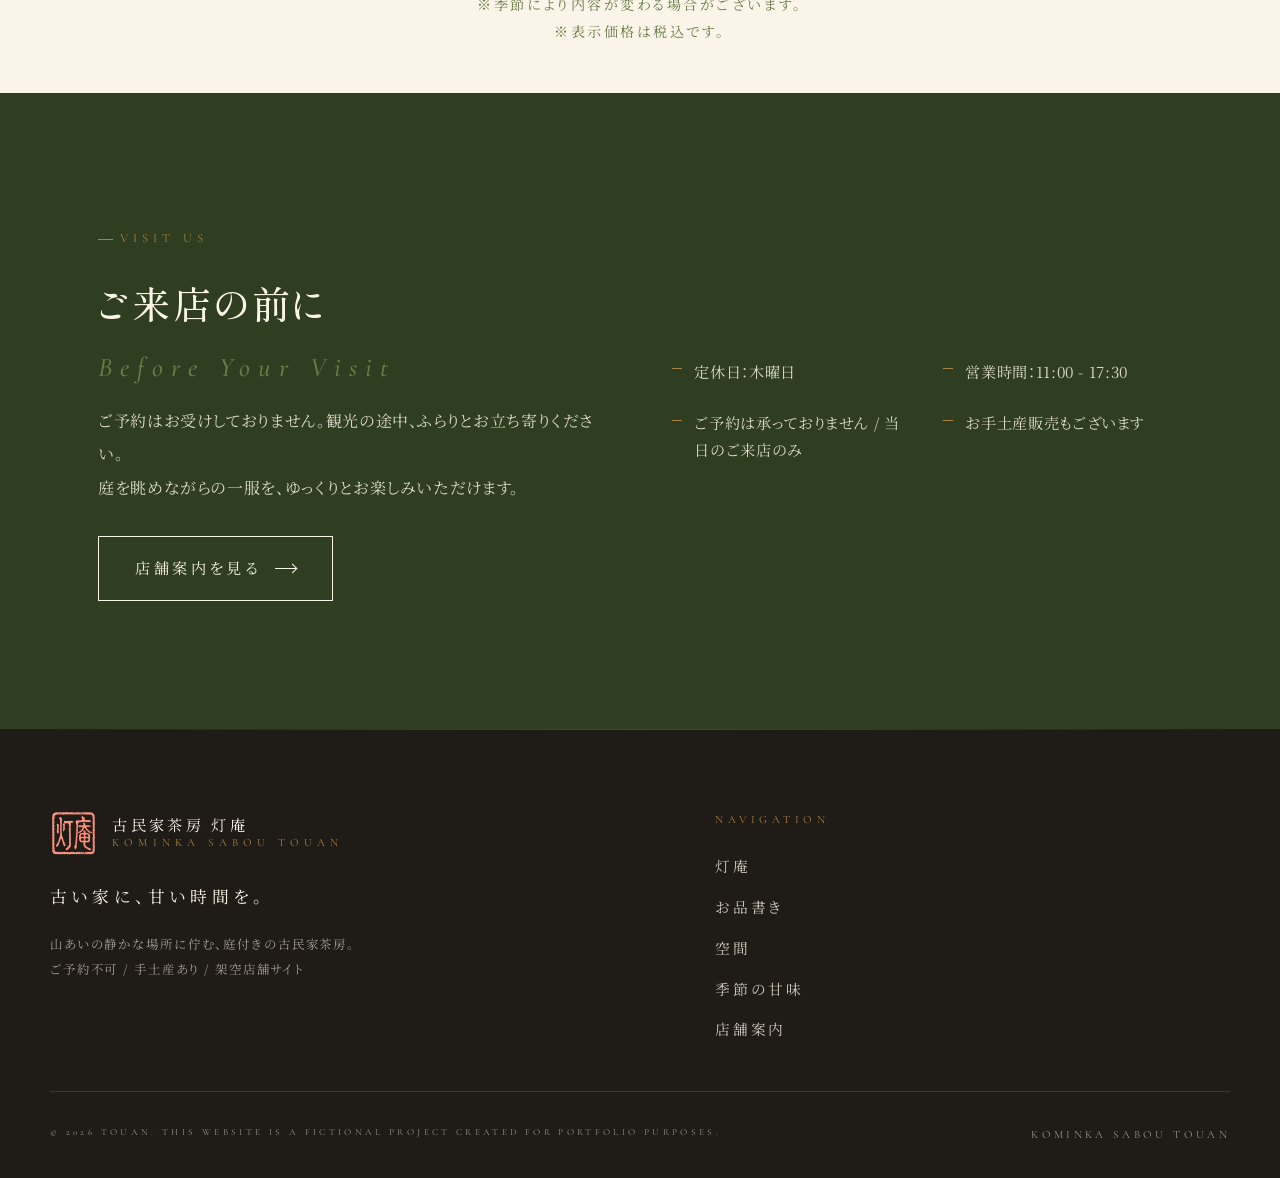
<file: menu.html>
<!DOCTYPE html>
<html lang="ja">
<head>
  <meta charset="UTF-8" />
  <meta name="viewport" content="width=device-width, initial-scale=1.0" />
  <title>お品書き | 古民家茶房 灯庵 - TOUAN</title>
  <meta name="description" content="灯庵のお品書き。甘味、抹茶・お飲み物、今どきの和甘味、手土産まで。季節を映した品々をご紹介します。" />
  <meta name="theme-color" content="#2f3d20" />

  <link rel="preconnect" href="https://fonts.googleapis.com" />
  <link rel="preconnect" href="https://fonts.gstatic.com" crossorigin />
  <link href="https://fonts.googleapis.com/css2?family=Shippori+Mincho+B1:wght@400;500;600&family=Noto+Serif+JP:wght@400;500&family=Cormorant+Garamond:ital,wght@0,400;0,500;1,400&display=swap" rel="stylesheet" />

  <link rel="stylesheet" href="css/style.css" />
  <link rel="stylesheet" href="css/responsive.css" />
</head>
<body>
  <header class="site-header site-header--solid" id="siteHeader">
    <div class="site-header__inner">
      <a href="index.html" class="logo">
        <img class="logo__mark" src="assets/images/toan-logo.png" alt="灯庵ロゴ" />
        <span class="logo__text">
          <span class="logo__jp">古民家茶房 灯庵</span>
          <span class="logo__en">KOMINKA SABOU TOUAN</span>
        </span>
      </a>
      <nav class="global-nav" aria-label="グローバルナビゲーション">
        <ul class="global-nav__list">
          <li><a href="index.html" class="global-nav__link" data-nav="index.html">灯庵</a></li>
          <li><a href="menu.html" class="global-nav__link" data-nav="menu.html">お品書き</a></li>
          <li><a href="space.html" class="global-nav__link" data-nav="space.html">空間</a></li>
          <li><a href="season.html" class="global-nav__link" data-nav="season.html">季節の甘味</a></li>
          <li><a href="access.html" class="global-nav__link" data-nav="access.html">店舗案内</a></li>
        </ul>
      </nav>
      <button class="hamburger" type="button" aria-label="メニューを開く" aria-controls="mobileMenu" aria-expanded="false">
        <span class="hamburger__line"></span>
        <span class="hamburger__line"></span>
        <span class="hamburger__line"></span>
      </button>
    </div>
  </header>

  <div class="mobile-menu" id="mobileMenu" aria-hidden="true">
    <ul class="mobile-menu__list">
      <li class="mobile-menu__item"><a href="index.html" class="mobile-menu__link" data-nav="index.html">灯庵<span class="mobile-menu__sub">HOME</span></a></li>
      <li class="mobile-menu__item"><a href="menu.html" class="mobile-menu__link" data-nav="menu.html">お品書き<span class="mobile-menu__sub">MENU</span></a></li>
      <li class="mobile-menu__item"><a href="space.html" class="mobile-menu__link" data-nav="space.html">空間<span class="mobile-menu__sub">SPACE</span></a></li>
      <li class="mobile-menu__item"><a href="season.html" class="mobile-menu__link" data-nav="season.html">季節の甘味<span class="mobile-menu__sub">SEASON</span></a></li>
      <li class="mobile-menu__item"><a href="access.html" class="mobile-menu__link" data-nav="access.html">店舗案内<span class="mobile-menu__sub">ACCESS</span></a></li>
    </ul>
    <p class="mobile-menu__foot">KOMINKA SABOU TOUAN</p>
  </div>

  <main>
    <!-- ============ ページヒーロー ============ -->
    <section class="page-hero">
      <div class="page-hero__inner">
        <div>
          <p class="crumbs"><a href="index.html">TOP</a><span>/</span>MENU</p>
          <h1 class="page-hero__title">お品書き</h1>
          <p class="page-hero__sub">季節を味わう、灯庵の甘味。</p>
        </div>
        <span class="page-hero__en">MENU</span>
      </div>
    </section>

    <!-- ============ お品書き ============ -->
    <div class="container">

      <!-- 甘味 -->
      <section class="menu-section fade-up">
        <header class="menu-section__head">
          <h2 class="menu-section__title">甘味</h2>
          <span class="menu-section__en">— Wagashi & Anmitsu</span>
        </header>
        <ul class="menu-list">
          <li class="menu-item">
            <div class="menu-item__head">
              <span class="menu-item__name">抹茶あんみつ</span>
              <span class="menu-item__desc">抹茶寒天、白玉、粒あん、季節の果実を合わせた、灯庵を代表する一品。</span>
            </div>
            <span class="menu-item__price">1,200</span>
          </li>
          <li class="menu-item">
            <div class="menu-item__head">
              <span class="menu-item__name">黒蜜きなこわらび餅</span>
              <span class="menu-item__desc">やわらかな口あたりと、香ばしいきなこの風味。冷たいお茶と相性のよい定番。</span>
            </div>
            <span class="menu-item__price">980</span>
          </li>
          <li class="menu-item">
            <div class="menu-item__head">
              <span class="menu-item__name">炙りみたらし団子</span>
              <span class="menu-item__desc">炭火で軽く炙った団子に、自家製のとろりとしたたれを絡めて。</span>
            </div>
            <span class="menu-item__price">880</span>
          </li>
          <li class="menu-item">
            <div class="menu-item__head">
              <span class="menu-item__name">白玉ぜんざい</span>
              <span class="menu-item__desc">ふっくらと炊いた小豆と、もちもちの白玉。ほっとひと息のお供に。</span>
            </div>
            <span class="menu-item__price">1,050</span>
          </li>
          <li class="menu-item">
            <div class="menu-item__head">
              <span class="menu-item__name">和栗の最中アイス</span>
              <span class="menu-item__desc">香ばしい最中に、和栗の濃厚なアイスと粒あんを挟んだ手づくりの甘味。</span>
            </div>
            <span class="menu-item__price">980</span>
          </li>
        </ul>
      </section>

      <!-- 抹茶・お飲み物 -->
      <section class="menu-section fade-up">
        <header class="menu-section__head">
          <h2 class="menu-section__title">抹茶・お飲み物</h2>
          <span class="menu-section__en">— Tea & Drinks</span>
        </header>
        <ul class="menu-list">
          <li class="menu-item">
            <div class="menu-item__head">
              <span class="menu-item__name">抹茶</span>
              <span class="menu-item__desc">京都・宇治の上質な抹茶を、季節の和菓子とともにご用意します。</span>
            </div>
            <span class="menu-item__price">780</span>
          </li>
          <li class="menu-item">
            <div class="menu-item__head">
              <span class="menu-item__name">抹茶ラテ</span>
              <span class="menu-item__desc">濃いめの抹茶に、まろやかなミルクをあわせた一杯。</span>
            </div>
            <span class="menu-item__price">820</span>
          </li>
          <li class="menu-item">
            <div class="menu-item__head">
              <span class="menu-item__name">ほうじ茶</span>
              <span class="menu-item__desc">深く香ばしい焙煎の香り。古民家の静けさによく似合います。</span>
            </div>
            <span class="menu-item__price">680</span>
          </li>
          <li class="menu-item">
            <div class="menu-item__head">
              <span class="menu-item__name">煎茶</span>
              <span class="menu-item__desc">すっきりと澄んだ味わいの煎茶。和菓子のお供にどうぞ。</span>
            </div>
            <span class="menu-item__price">680</span>
          </li>
          <li class="menu-item">
            <div class="menu-item__head">
              <span class="menu-item__name">柚子冷茶</span>
              <span class="menu-item__desc">柚子の爽やかな香りをまとった、ひんやり優しい味わい。</span>
            </div>
            <span class="menu-item__price">780</span>
          </li>
        </ul>
      </section>

      <!-- 今どきの和甘味 -->
      <section class="menu-section fade-up">
        <header class="menu-section__head">
          <h2 class="menu-section__title">今どきの和甘味</h2>
          <span class="menu-section__en">— Modern Wagashi</span>
        </header>
        <ul class="menu-list">
          <li class="menu-item">
            <div class="menu-item__head">
              <span class="menu-item__name">抹茶かき氷</span>
              <span class="menu-item__desc">濃厚な抹茶蜜を幾重にも重ねた、夏の人気甘味。中にはほろりと崩れる白玉と餡。</span>
            </div>
            <span class="menu-item__price">1,380</span>
          </li>
          <li class="menu-item">
            <div class="menu-item__head">
              <span class="menu-item__name">和栗モンブラン</span>
              <span class="menu-item__desc">国産和栗をたっぷりと使い、目の前で絞り上げる、秋の特別なひと皿。</span>
            </div>
            <span class="menu-item__price">1,580</span>
          </li>
          <li class="menu-item">
            <div class="menu-item__head">
              <span class="menu-item__name">抹茶ティラミス</span>
              <span class="menu-item__desc">ほろ苦い抹茶とまろやかなチーズが層になった、和と洋のあわい。</span>
            </div>
            <span class="menu-item__price">1,180</span>
          </li>
          <li class="menu-item">
            <div class="menu-item__head">
              <span class="menu-item__name">季節の和風パフェ</span>
              <span class="menu-item__desc">季節の果実、白玉、寒天、自家製アイスを重ねた、目で楽しむ甘味。</span>
            </div>
            <span class="menu-item__price">1,480</span>
          </li>
        </ul>
      </section>

      <!-- 手土産 -->
      <section class="menu-section fade-up">
        <header class="menu-section__head">
          <h2 class="menu-section__title">手土産</h2>
          <span class="menu-section__en">— Gifts to Take Home</span>
        </header>
        <div class="menu-feature">
          <div class="placeholder" role="img" aria-label="手土産の和菓子詰め合わせ">
            <img src="assets/images/gift-assortment.jpg" alt="手土産用の和菓子詰め合わせ箱" />
          </div>
        </div>
        <ul class="menu-list">
          <li class="menu-item">
            <div class="menu-item__head">
              <span class="menu-item__name">どら焼き</span>
              <span class="menu-item__desc">しっとりと焼き上げた皮に、ふっくらと炊いた粒あんを挟んで。</span>
            </div>
            <span class="menu-item__price">320</span>
          </li>
          <li class="menu-item">
            <div class="menu-item__head">
              <span class="menu-item__name">最中</span>
              <span class="menu-item__desc">香ばしい皮と、上品な甘さの自家製餡。日持ちもいたします。</span>
            </div>
            <span class="menu-item__price">280</span>
          </li>
          <li class="menu-item">
            <div class="menu-item__head">
              <span class="menu-item__name">羊羹</span>
              <span class="menu-item__desc">小豆の風味を活かした、しっとりと深い味わいの一棹。</span>
            </div>
            <span class="menu-item__price">1,800</span>
          </li>
          <li class="menu-item">
            <div class="menu-item__head">
              <span class="menu-item__name">季節の焼き菓子</span>
              <span class="menu-item__desc">季節ごとに内容が変わる、手土産にも気軽な焼き菓子の詰め合わせ。</span>
            </div>
            <span class="menu-item__price">980</span>
          </li>
          <li class="menu-item">
            <div class="menu-item__head">
              <span class="menu-item__name">甘味詰め合わせ箱</span>
              <span class="menu-item__desc">どら焼き・最中・焼き菓子などをひと箱に。観光土産にも喜ばれます。</span>
            </div>
            <span class="menu-item__price">3,200</span>
          </li>
        </ul>
      </section>

      <p class="menu-note">※季節により内容が変わる場合がございます。<br />※表示価格は税込です。</p>
    </div>

    <!-- ============ ご来店誘導 ============ -->
    <section class="section invite" style="margin-top: 3rem;">
      <div class="container">
        <div class="invite__inner">
          <div class="invite__head fade-up">
            <span class="eyebrow">Visit Us</span>
            <h2 class="section-title">ご来店の前に<span class="section-title__sub">Before Your Visit</span></h2>
            <p class="section-lead" style="color: rgba(250, 245, 232, 0.85);">
              ご予約はお受けしておりません。観光の途中、ふらりとお立ち寄りください。<br />
              庭を眺めながらの一服を、ゆっくりとお楽しみいただけます。
            </p>
            <div class="invite__cta">
              <a href="access.html" class="btn btn--light">
                <span>店舗案内を見る</span>
                <span class="btn__arrow" aria-hidden="true"></span>
              </a>
            </div>
          </div>
          <ul class="invite__list fade-up fade-up--delay-1">
            <li>定休日：木曜日</li>
            <li>営業時間：11:00 - 17:30</li>
            <li>ご予約は承っておりません / 当日のご来店のみ</li>
            <li>お手土産販売もございます</li>
          </ul>
        </div>
      </div>
    </section>
  </main>

  <!-- ============ フッター ============ -->
  <footer class="site-footer">
    <div class="site-footer__inner">
      <div class="site-footer__brand">
        <div class="logo">
          <img class="logo__mark" src="assets/images/toan-logo.png" alt="灯庵ロゴ" />
          <span class="logo__text">
            <span class="logo__jp">古民家茶房 灯庵</span>
            <span class="logo__en">KOMINKA SABOU TOUAN</span>
          </span>
        </div>
        <p class="site-footer__tagline">古い家に、甘い時間を。</p>
        <p class="site-footer__note">
          山あいの静かな場所に佇む、庭付きの古民家茶房。<br />
          ご予約不可 / 手土産あり / 架空店舗サイト
        </p>
      </div>
      <nav class="site-footer__nav" aria-label="フッターナビゲーション">
        <span class="site-footer__nav-title">Navigation</span>
        <a href="index.html" class="site-footer__nav-link" data-nav="index.html">灯庵</a>
        <a href="menu.html" class="site-footer__nav-link" data-nav="menu.html">お品書き</a>
        <a href="space.html" class="site-footer__nav-link" data-nav="space.html">空間</a>
        <a href="season.html" class="site-footer__nav-link" data-nav="season.html">季節の甘味</a>
        <a href="access.html" class="site-footer__nav-link" data-nav="access.html">店舗案内</a>
      </nav>
    </div>
    <div class="site-footer__bottom">
      <small>© 2026 TOUAN. This website is a fictional project created for portfolio purposes.</small>
      <span>KOMINKA SABOU TOUAN</span>
    </div>
  </footer>

  <script src="js/main.js"></script>
  <script src="js/effects.js"></script>
</body>
</html>
</file>
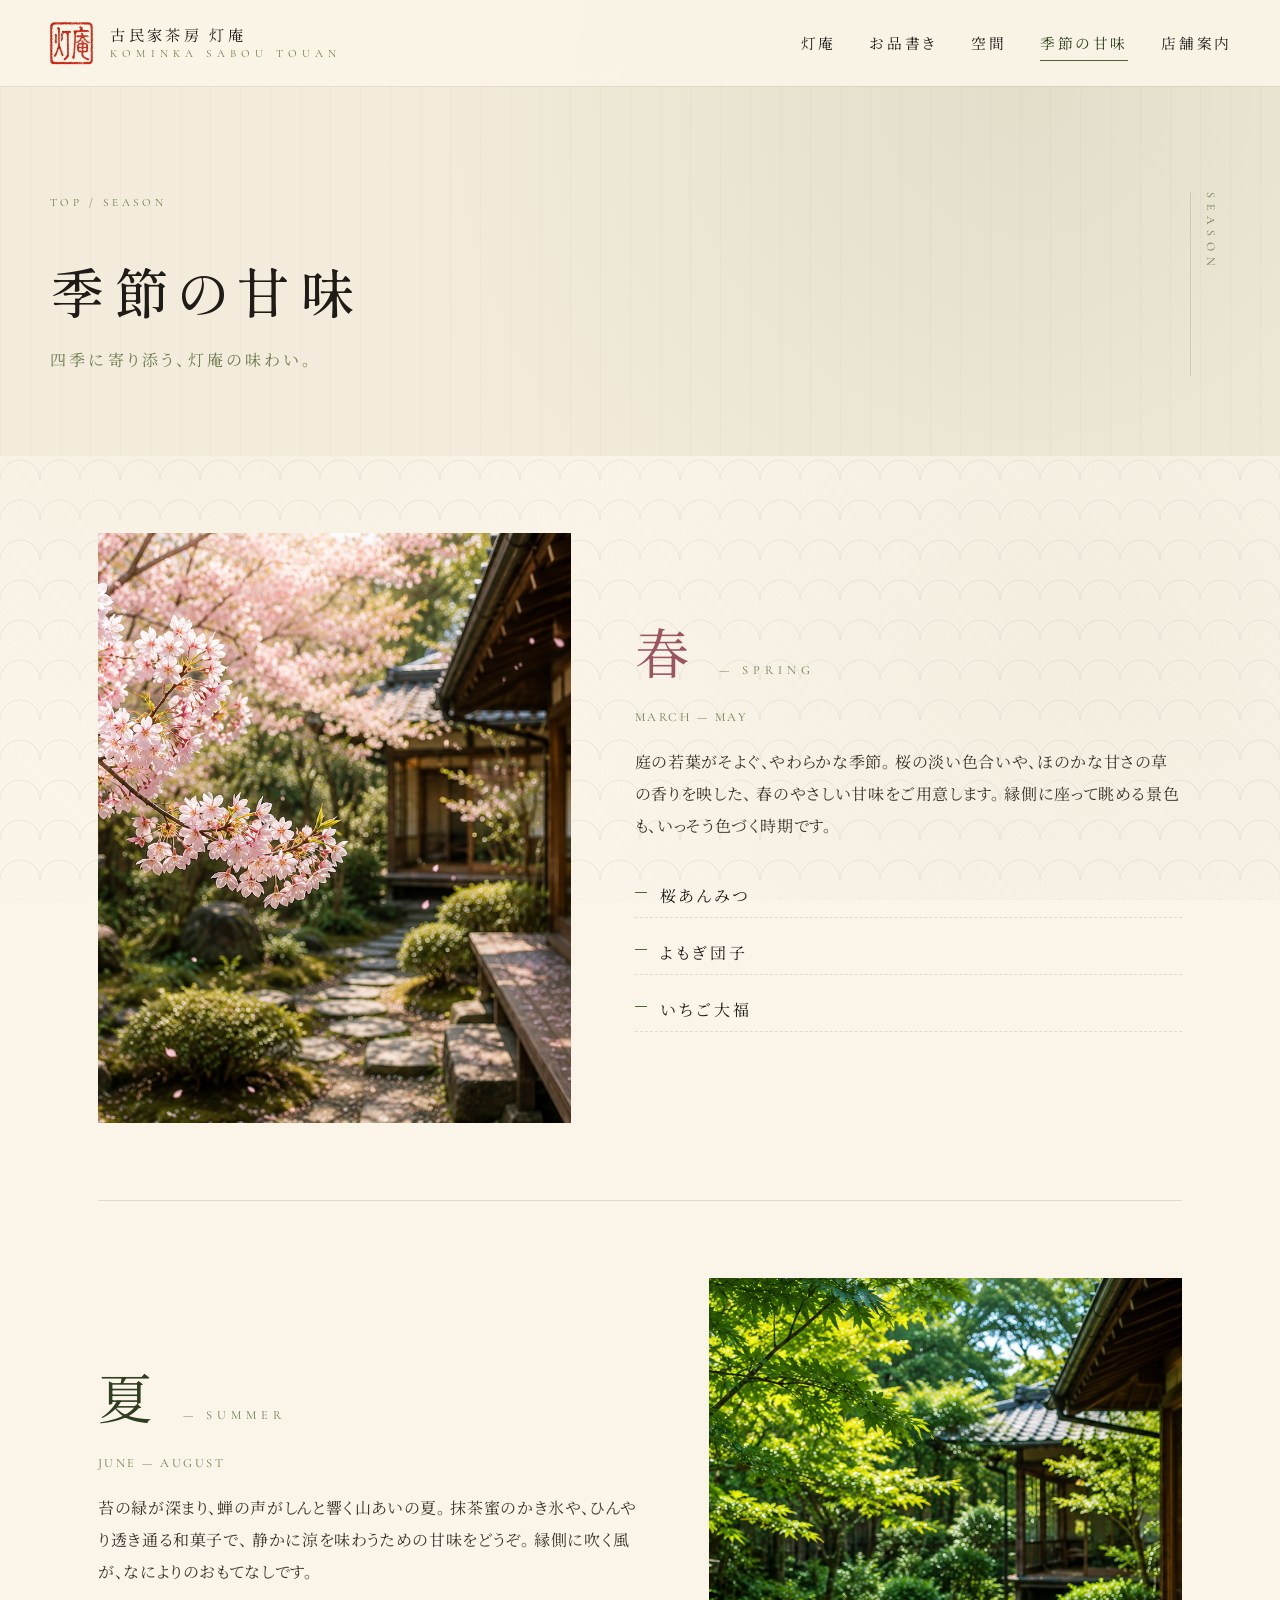
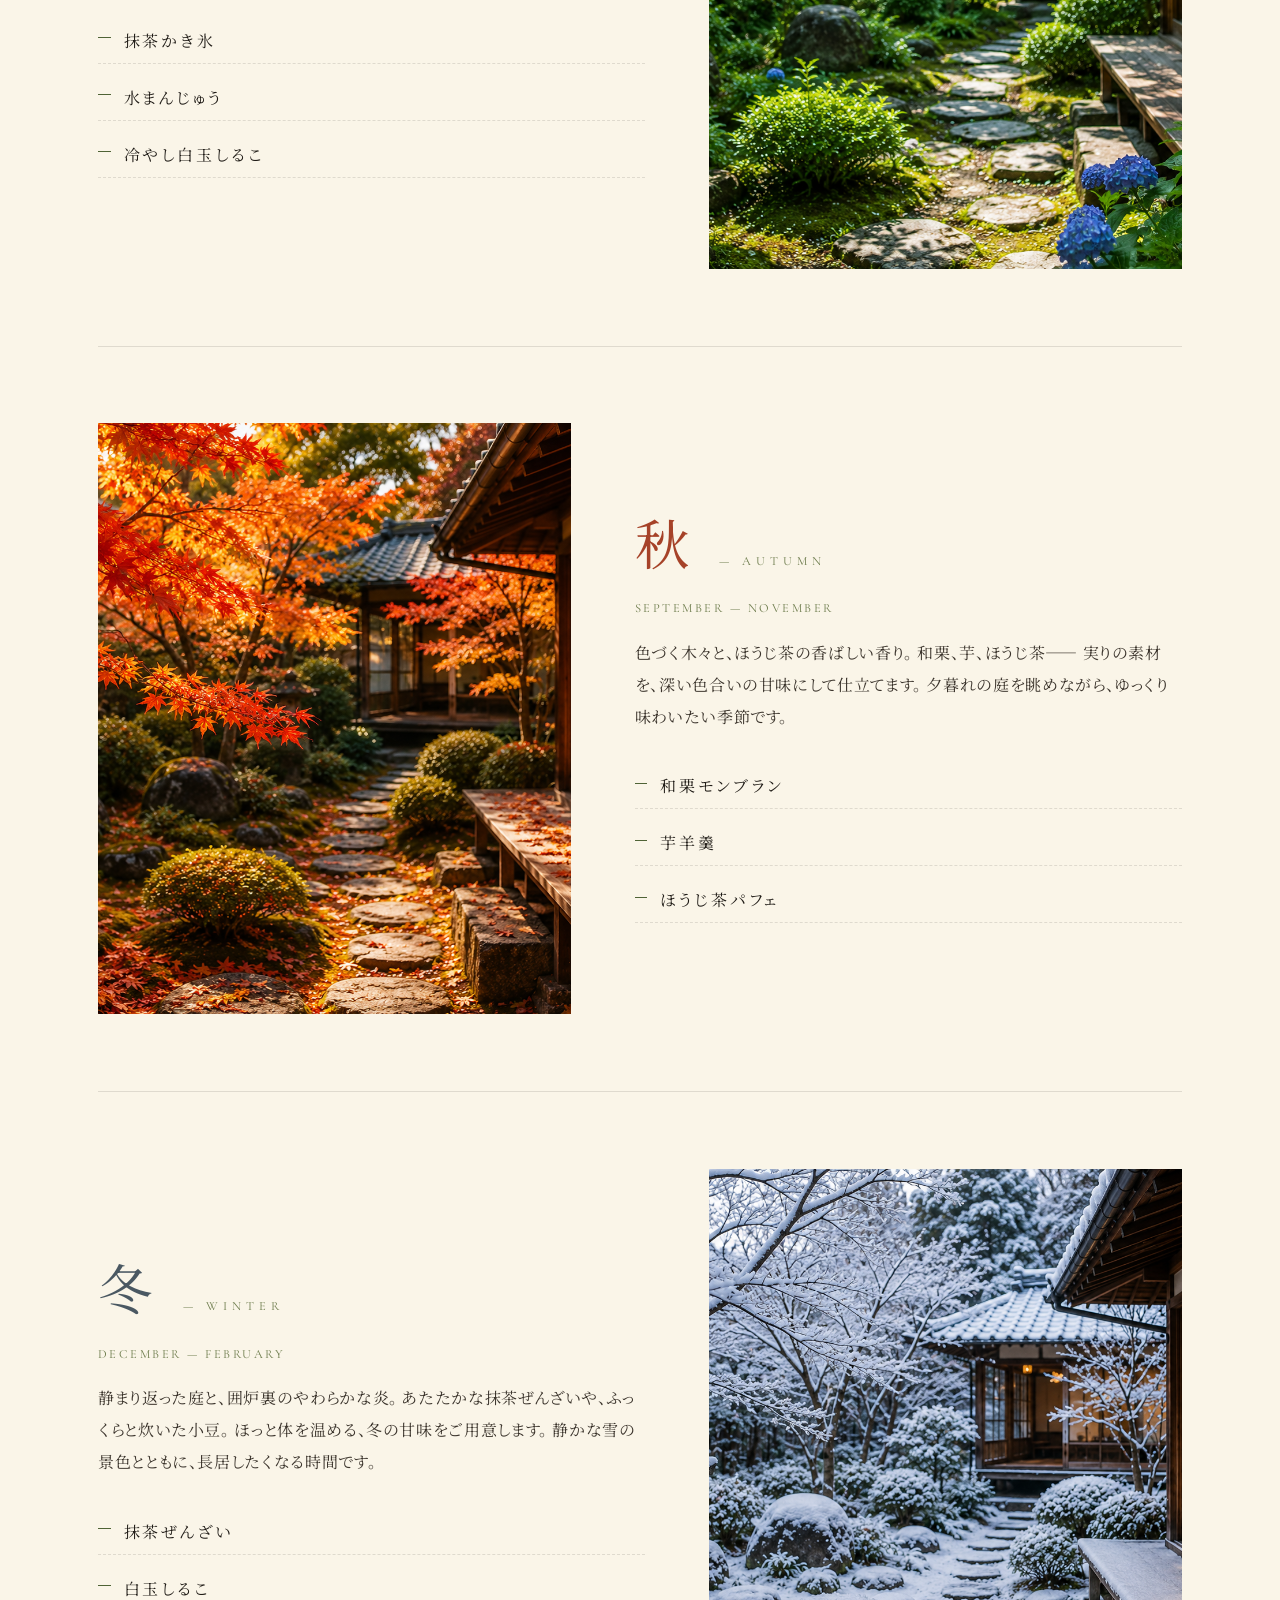
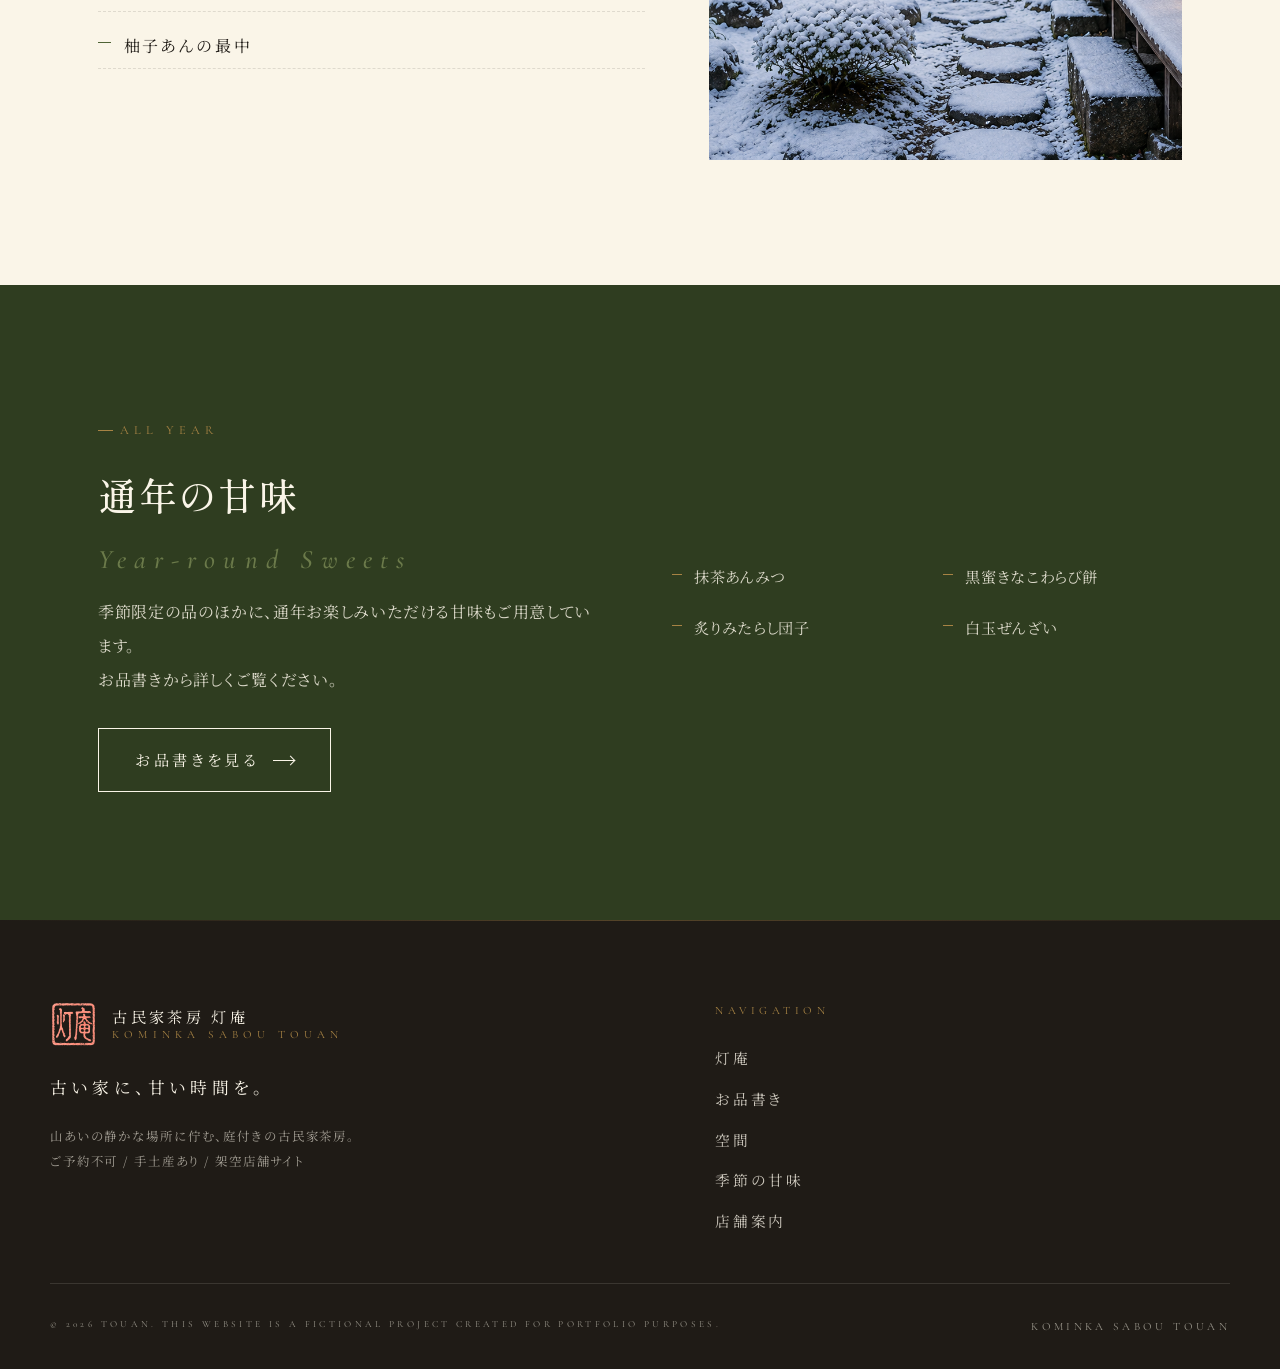
<file: season.html>
<!DOCTYPE html>
<html lang="ja">
<head>
  <meta charset="UTF-8" />
  <meta name="viewport" content="width=device-width, initial-scale=1.0" />
  <title>季節の甘味 | 古民家茶房 灯庵 - TOUAN</title>
  <meta name="description" content="春・夏・秋・冬。四季に寄り添う、灯庵の和甘味。庭の景色とともに、季節ごとに変わる味わいをご紹介します。" />
  <meta name="theme-color" content="#2f3d20" />

  <link rel="preconnect" href="https://fonts.googleapis.com" />
  <link rel="preconnect" href="https://fonts.gstatic.com" crossorigin />
  <link href="https://fonts.googleapis.com/css2?family=Shippori+Mincho+B1:wght@400;500;600&family=Noto+Serif+JP:wght@400;500&family=Cormorant+Garamond:ital,wght@0,400;0,500;1,400&display=swap" rel="stylesheet" />

  <link rel="stylesheet" href="css/style.css" />
  <link rel="stylesheet" href="css/responsive.css" />
</head>
<body>
  <header class="site-header site-header--solid" id="siteHeader">
    <div class="site-header__inner">
      <a href="index.html" class="logo">
        <img class="logo__mark" src="assets/images/toan-logo.png" alt="灯庵ロゴ" />
        <span class="logo__text">
          <span class="logo__jp">古民家茶房 灯庵</span>
          <span class="logo__en">KOMINKA SABOU TOUAN</span>
        </span>
      </a>
      <nav class="global-nav" aria-label="グローバルナビゲーション">
        <ul class="global-nav__list">
          <li><a href="index.html" class="global-nav__link" data-nav="index.html">灯庵</a></li>
          <li><a href="menu.html" class="global-nav__link" data-nav="menu.html">お品書き</a></li>
          <li><a href="space.html" class="global-nav__link" data-nav="space.html">空間</a></li>
          <li><a href="season.html" class="global-nav__link" data-nav="season.html">季節の甘味</a></li>
          <li><a href="access.html" class="global-nav__link" data-nav="access.html">店舗案内</a></li>
        </ul>
      </nav>
      <button class="hamburger" type="button" aria-label="メニューを開く" aria-controls="mobileMenu" aria-expanded="false">
        <span class="hamburger__line"></span>
        <span class="hamburger__line"></span>
        <span class="hamburger__line"></span>
      </button>
    </div>
  </header>

  <div class="mobile-menu" id="mobileMenu" aria-hidden="true">
    <ul class="mobile-menu__list">
      <li class="mobile-menu__item"><a href="index.html" class="mobile-menu__link" data-nav="index.html">灯庵<span class="mobile-menu__sub">HOME</span></a></li>
      <li class="mobile-menu__item"><a href="menu.html" class="mobile-menu__link" data-nav="menu.html">お品書き<span class="mobile-menu__sub">MENU</span></a></li>
      <li class="mobile-menu__item"><a href="space.html" class="mobile-menu__link" data-nav="space.html">空間<span class="mobile-menu__sub">SPACE</span></a></li>
      <li class="mobile-menu__item"><a href="season.html" class="mobile-menu__link" data-nav="season.html">季節の甘味<span class="mobile-menu__sub">SEASON</span></a></li>
      <li class="mobile-menu__item"><a href="access.html" class="mobile-menu__link" data-nav="access.html">店舗案内<span class="mobile-menu__sub">ACCESS</span></a></li>
    </ul>
    <p class="mobile-menu__foot">KOMINKA SABOU TOUAN</p>
  </div>

  <main>
    <!-- ============ ページヒーロー ============ -->
    <section class="page-hero">
      <div class="page-hero__inner">
        <div>
          <p class="crumbs"><a href="index.html">TOP</a><span>/</span>SEASON</p>
          <h1 class="page-hero__title">季節の甘味</h1>
          <p class="page-hero__sub">四季に寄り添う、灯庵の味わい。</p>
        </div>
        <span class="page-hero__en">SEASON</span>
      </div>
    </section>

    <div class="container">

      <!-- 春 -->
      <article class="season-block season-block--spring fade-up">
        <div class="season-block__inner">
          <div class="season-block__media">
            <div class="placeholder">
              <img src="assets/images/season-spring.jpg" alt="春の甘味" />
            </div>
          </div>
          <div class="season-block__body">
            <header class="season-block__head">
              <span class="season-block__kanji">春</span>
              <span class="season-block__romaji">— Spring</span>
            </header>
            <p class="season-block__months">MARCH — MAY</p>
            <p class="season-block__lead">
              庭の若葉がそよぐ、やわらかな季節。
              桜の淡い色合いや、ほのかな甘さの草の香りを映した、
              春のやさしい甘味をご用意します。
              縁側に座って眺める景色も、いっそう色づく時期です。
            </p>
            <ul class="season-block__items">
              <li>桜あんみつ</li>
              <li>よもぎ団子</li>
              <li>いちご大福</li>
            </ul>
          </div>
        </div>
      </article>

      <!-- 夏 -->
      <article class="season-block season-block--summer fade-up">
        <div class="season-block__inner">
          <div class="season-block__media">
            <div class="placeholder">
              <img src="assets/images/season-summer.jpg" alt="夏の甘味" />
            </div>
          </div>
          <div class="season-block__body">
            <header class="season-block__head">
              <span class="season-block__kanji">夏</span>
              <span class="season-block__romaji">— Summer</span>
            </header>
            <p class="season-block__months">JUNE — AUGUST</p>
            <p class="season-block__lead">
              苔の緑が深まり、蝉の声がしんと響く山あいの夏。
              抹茶蜜のかき氷や、ひんやり透き通る和菓子で、
              静かに涼を味わうための甘味をどうぞ。
              縁側に吹く風が、なによりのおもてなしです。
            </p>
            <ul class="season-block__items">
              <li>抹茶かき氷</li>
              <li>水まんじゅう</li>
              <li>冷やし白玉しるこ</li>
            </ul>
          </div>
        </div>
      </article>

      <!-- 秋 -->
      <article class="season-block season-block--autumn fade-up">
        <div class="season-block__inner">
          <div class="season-block__media">
            <div class="placeholder">
              <img src="assets/images/season-autumn.jpg" alt="秋の甘味" />
            </div>
          </div>
          <div class="season-block__body">
            <header class="season-block__head">
              <span class="season-block__kanji">秋</span>
              <span class="season-block__romaji">— Autumn</span>
            </header>
            <p class="season-block__months">SEPTEMBER — NOVEMBER</p>
            <p class="season-block__lead">
              色づく木々と、ほうじ茶の香ばしい香り。
              和栗、芋、ほうじ茶——
              実りの素材を、深い色合いの甘味にして仕立てます。
              夕暮れの庭を眺めながら、ゆっくり味わいたい季節です。
            </p>
            <ul class="season-block__items">
              <li>和栗モンブラン</li>
              <li>芋羊羹</li>
              <li>ほうじ茶パフェ</li>
            </ul>
          </div>
        </div>
      </article>

      <!-- 冬 -->
      <article class="season-block season-block--winter fade-up">
        <div class="season-block__inner">
          <div class="season-block__media">
            <div class="placeholder">
              <img src="assets/images/season-winter.jpg" alt="冬の甘味" />
            </div>
          </div>
          <div class="season-block__body">
            <header class="season-block__head">
              <span class="season-block__kanji">冬</span>
              <span class="season-block__romaji">— Winter</span>
            </header>
            <p class="season-block__months">DECEMBER — FEBRUARY</p>
            <p class="season-block__lead">
              静まり返った庭と、囲炉裏のやわらかな炎。
              あたたかな抹茶ぜんざいや、ふっくらと炊いた小豆。
              ほっと体を温める、冬の甘味をご用意します。
              静かな雪の景色とともに、長居したくなる時間です。
            </p>
            <ul class="season-block__items">
              <li>抹茶ぜんざい</li>
              <li>白玉しるこ</li>
              <li>柚子あんの最中</li>
            </ul>
          </div>
        </div>
      </article>
    </div>

    <!-- ============ 誘導 ============ -->
    <section class="section invite" style="margin-top: 3rem;">
      <div class="container">
        <div class="invite__inner">
          <div class="invite__head fade-up">
            <span class="eyebrow">All Year</span>
            <h2 class="section-title">通年の甘味<span class="section-title__sub">Year-round Sweets</span></h2>
            <p class="section-lead" style="color: rgba(250, 245, 232, 0.85);">
              季節限定の品のほかに、通年お楽しみいただける甘味もご用意しています。<br />
              お品書きから詳しくご覧ください。
            </p>
            <div class="invite__cta">
              <a href="menu.html" class="btn btn--light">
                <span>お品書きを見る</span>
                <span class="btn__arrow" aria-hidden="true"></span>
              </a>
            </div>
          </div>
          <ul class="invite__list fade-up fade-up--delay-1">
            <li>抹茶あんみつ</li>
            <li>黒蜜きなこわらび餅</li>
            <li>炙りみたらし団子</li>
            <li>白玉ぜんざい</li>
          </ul>
        </div>
      </div>
    </section>
  </main>

  <!-- ============ フッター ============ -->
  <footer class="site-footer">
    <div class="site-footer__inner">
      <div class="site-footer__brand">
        <div class="logo">
          <img class="logo__mark" src="assets/images/toan-logo.png" alt="灯庵ロゴ" />
          <span class="logo__text">
            <span class="logo__jp">古民家茶房 灯庵</span>
            <span class="logo__en">KOMINKA SABOU TOUAN</span>
          </span>
        </div>
        <p class="site-footer__tagline">古い家に、甘い時間を。</p>
        <p class="site-footer__note">
          山あいの静かな場所に佇む、庭付きの古民家茶房。<br />
          ご予約不可 / 手土産あり / 架空店舗サイト
        </p>
      </div>
      <nav class="site-footer__nav" aria-label="フッターナビゲーション">
        <span class="site-footer__nav-title">Navigation</span>
        <a href="index.html" class="site-footer__nav-link" data-nav="index.html">灯庵</a>
        <a href="menu.html" class="site-footer__nav-link" data-nav="menu.html">お品書き</a>
        <a href="space.html" class="site-footer__nav-link" data-nav="space.html">空間</a>
        <a href="season.html" class="site-footer__nav-link" data-nav="season.html">季節の甘味</a>
        <a href="access.html" class="site-footer__nav-link" data-nav="access.html">店舗案内</a>
      </nav>
    </div>
    <div class="site-footer__bottom">
      <small>© 2026 TOUAN. This website is a fictional project created for portfolio purposes.</small>
      <span>KOMINKA SABOU TOUAN</span>
    </div>
  </footer>

  <script src="js/main.js"></script>
  <script src="js/effects.js"></script>
</body>
</html>
</file>
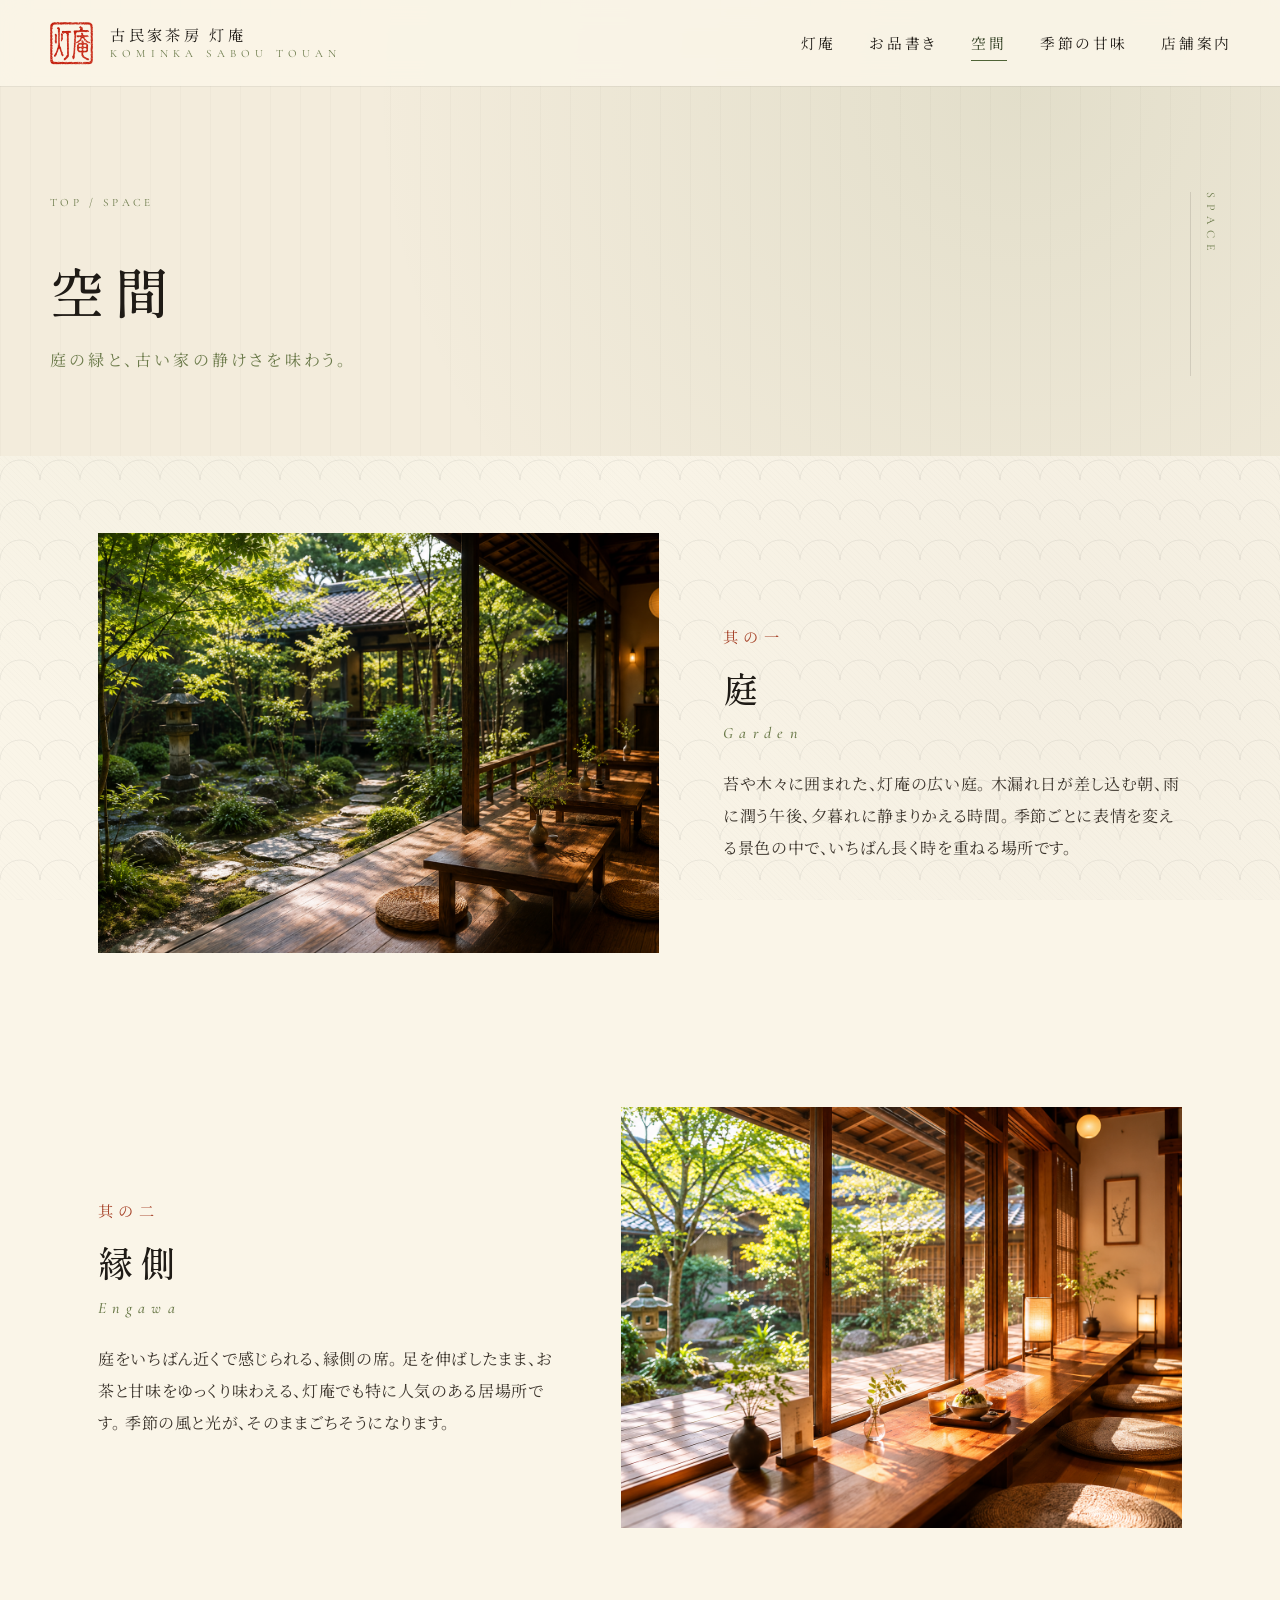
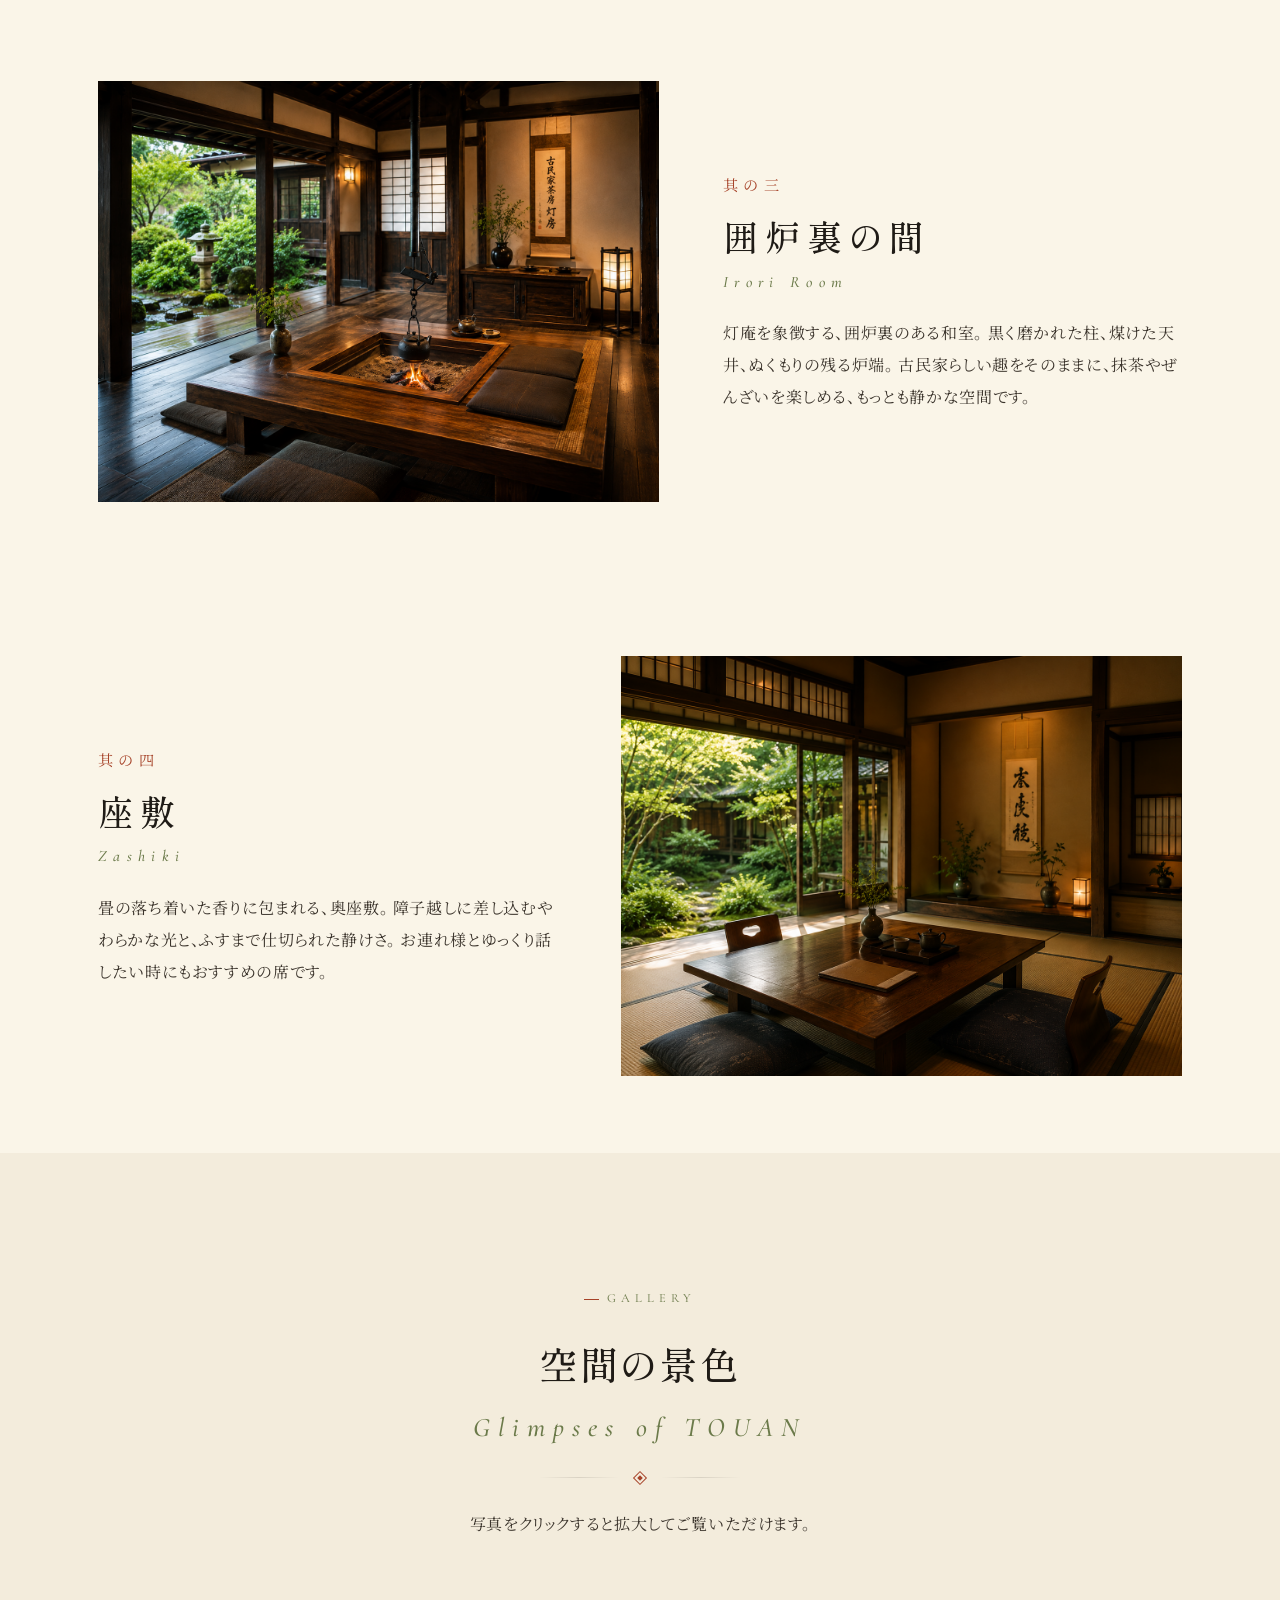
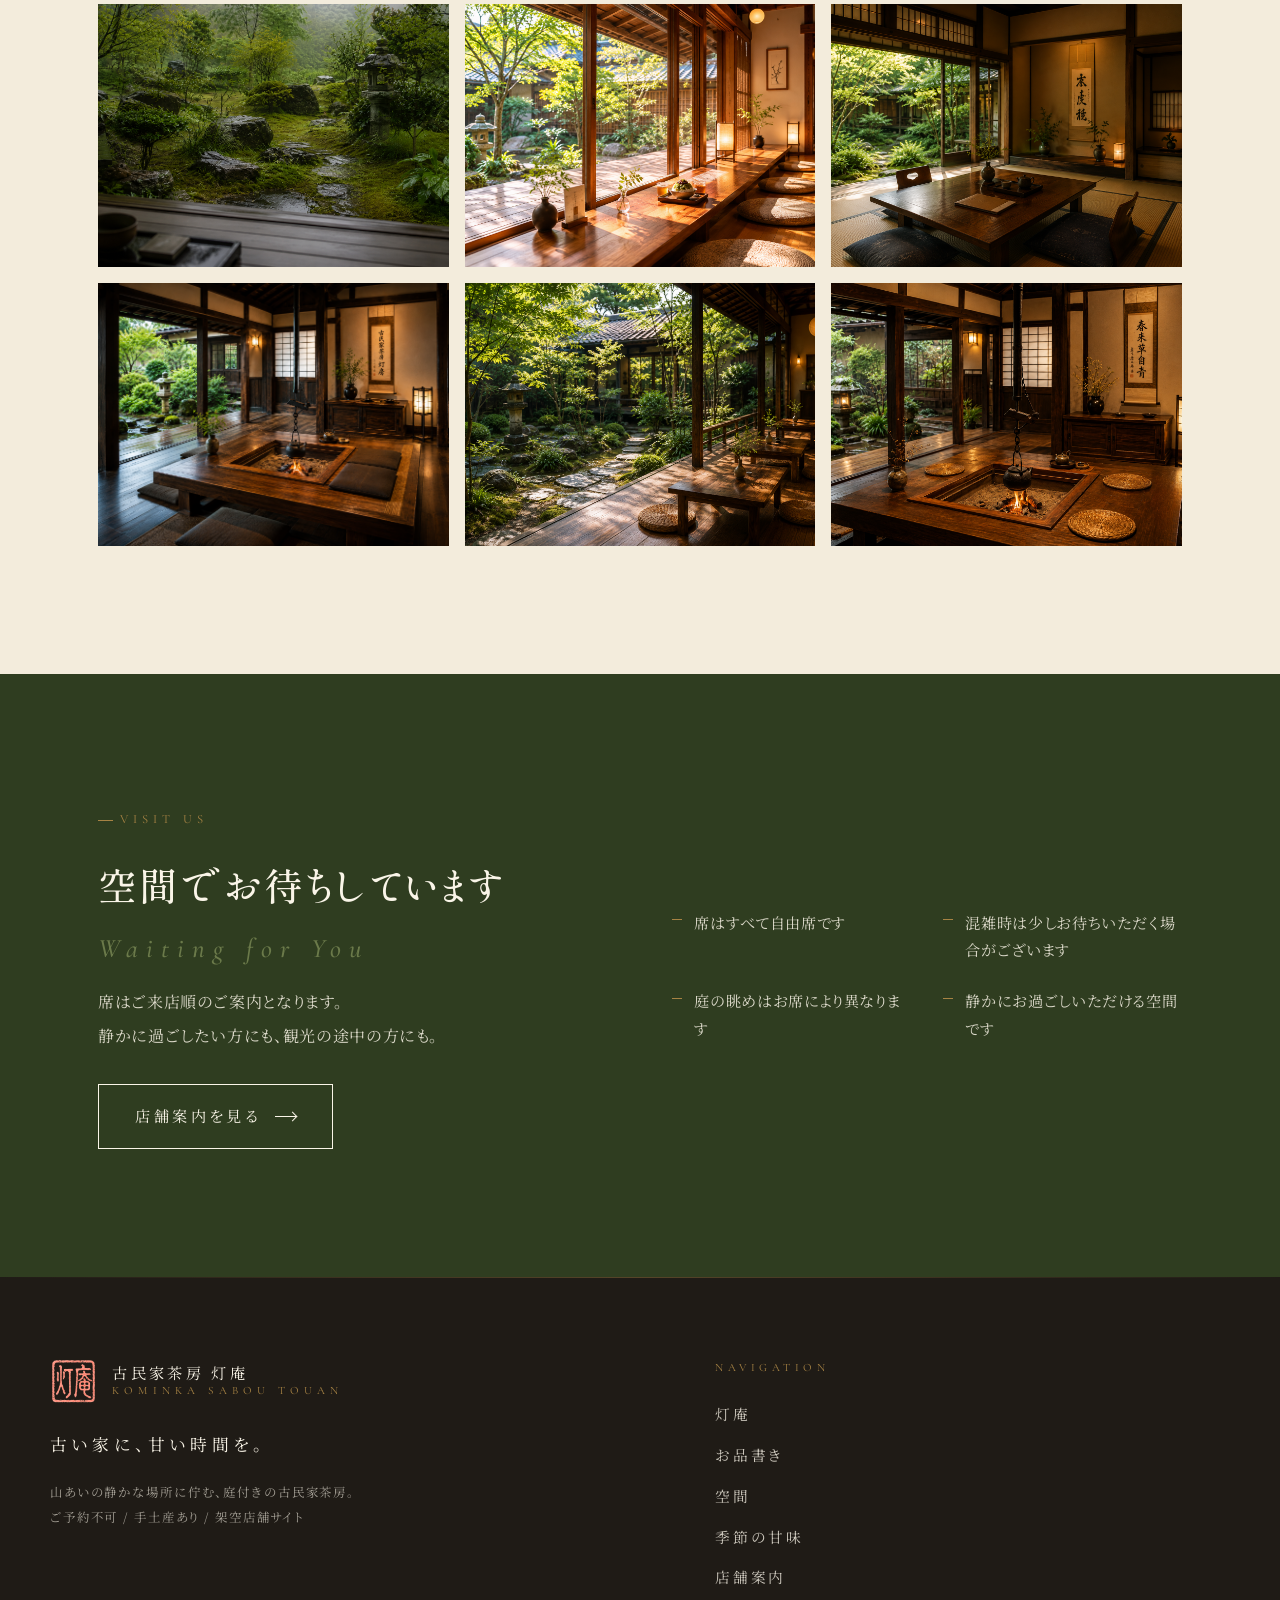
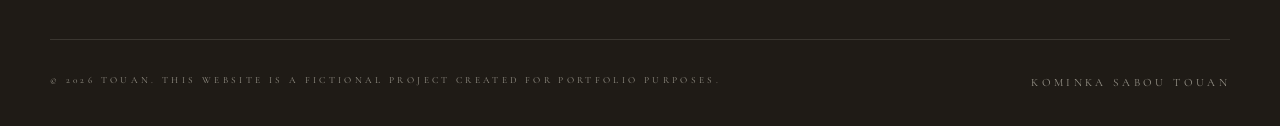
<file: space.html>
<!DOCTYPE html>
<html lang="ja">
<head>
  <meta charset="UTF-8" />
  <meta name="viewport" content="width=device-width, initial-scale=1.0" />
  <title>空間 | 古民家茶房 灯庵 - TOUAN</title>
  <meta name="description" content="灯庵の空間紹介。庭、縁側、囲炉裏の間、座敷、窓辺の席。古民家の趣をそのままに、四つの居場所をご紹介します。" />
  <meta name="theme-color" content="#2f3d20" />

  <link rel="preconnect" href="https://fonts.googleapis.com" />
  <link rel="preconnect" href="https://fonts.gstatic.com" crossorigin />
  <link href="https://fonts.googleapis.com/css2?family=Shippori+Mincho+B1:wght@400;500;600&family=Noto+Serif+JP:wght@400;500&family=Cormorant+Garamond:ital,wght@0,400;0,500;1,400&display=swap" rel="stylesheet" />

  <link rel="stylesheet" href="css/style.css" />
  <link rel="stylesheet" href="css/responsive.css" />
</head>
<body>
  <header class="site-header site-header--solid" id="siteHeader">
    <div class="site-header__inner">
      <a href="index.html" class="logo">
        <img class="logo__mark" src="assets/images/toan-logo.png" alt="灯庵ロゴ" />
        <span class="logo__text">
          <span class="logo__jp">古民家茶房 灯庵</span>
          <span class="logo__en">KOMINKA SABOU TOUAN</span>
        </span>
      </a>
      <nav class="global-nav" aria-label="グローバルナビゲーション">
        <ul class="global-nav__list">
          <li><a href="index.html" class="global-nav__link" data-nav="index.html">灯庵</a></li>
          <li><a href="menu.html" class="global-nav__link" data-nav="menu.html">お品書き</a></li>
          <li><a href="space.html" class="global-nav__link" data-nav="space.html">空間</a></li>
          <li><a href="season.html" class="global-nav__link" data-nav="season.html">季節の甘味</a></li>
          <li><a href="access.html" class="global-nav__link" data-nav="access.html">店舗案内</a></li>
        </ul>
      </nav>
      <button class="hamburger" type="button" aria-label="メニューを開く" aria-controls="mobileMenu" aria-expanded="false">
        <span class="hamburger__line"></span>
        <span class="hamburger__line"></span>
        <span class="hamburger__line"></span>
      </button>
    </div>
  </header>

  <div class="mobile-menu" id="mobileMenu" aria-hidden="true">
    <ul class="mobile-menu__list">
      <li class="mobile-menu__item"><a href="index.html" class="mobile-menu__link" data-nav="index.html">灯庵<span class="mobile-menu__sub">HOME</span></a></li>
      <li class="mobile-menu__item"><a href="menu.html" class="mobile-menu__link" data-nav="menu.html">お品書き<span class="mobile-menu__sub">MENU</span></a></li>
      <li class="mobile-menu__item"><a href="space.html" class="mobile-menu__link" data-nav="space.html">空間<span class="mobile-menu__sub">SPACE</span></a></li>
      <li class="mobile-menu__item"><a href="season.html" class="mobile-menu__link" data-nav="season.html">季節の甘味<span class="mobile-menu__sub">SEASON</span></a></li>
      <li class="mobile-menu__item"><a href="access.html" class="mobile-menu__link" data-nav="access.html">店舗案内<span class="mobile-menu__sub">ACCESS</span></a></li>
    </ul>
    <p class="mobile-menu__foot">KOMINKA SABOU TOUAN</p>
  </div>

  <main>
    <!-- ============ ページヒーロー ============ -->
    <section class="page-hero">
      <div class="page-hero__inner">
        <div>
          <p class="crumbs"><a href="index.html">TOP</a><span>/</span>SPACE</p>
          <h1 class="page-hero__title">空間</h1>
          <p class="page-hero__sub">庭の緑と、古い家の静けさを味わう。</p>
        </div>
        <span class="page-hero__en">SPACE</span>
      </div>
    </section>

    <!-- ============ 空間紹介セクション ============ -->
    <div class="container">

      <!-- 庭 -->
      <section class="space-feature fade-up">
        <div class="space-feature__media" data-gallery="assets/images/space-garden.jpg" data-caption="庭 / Garden">
          <div class="placeholder">
            <img src="assets/images/space-garden.jpg" alt="灯庵の広い庭" />
          </div>
        </div>
        <div class="space-feature__body">
          <span class="space-feature__no">其の一</span>
          <h2 class="space-feature__title">庭<span>Garden</span></h2>
          <p class="space-feature__text">
            苔や木々に囲まれた、灯庵の広い庭。
            木漏れ日が差し込む朝、雨に潤う午後、夕暮れに静まりかえる時間。
            季節ごとに表情を変える景色の中で、いちばん長く時を重ねる場所です。
          </p>
        </div>
      </section>

      <!-- 縁側 -->
      <section class="space-feature fade-up">
        <div class="space-feature__media" data-gallery="assets/images/space-engawa.jpg" data-caption="縁側 / Engawa">
          <div class="placeholder">
            <img src="assets/images/space-engawa.jpg" alt="庭を眺められる縁側席" />
          </div>
        </div>
        <div class="space-feature__body">
          <span class="space-feature__no">其の二</span>
          <h2 class="space-feature__title">縁側<span>Engawa</span></h2>
          <p class="space-feature__text">
            庭をいちばん近くで感じられる、縁側の席。
            足を伸ばしたまま、お茶と甘味をゆっくり味わえる、灯庵でも特に人気のある居場所です。
            季節の風と光が、そのままごちそうになります。
          </p>
        </div>
      </section>

      <!-- 囲炉裏の間 -->
      <section class="space-feature fade-up">
        <div class="space-feature__media" data-gallery="assets/images/space-irori.jpg" data-caption="囲炉裏の間 / Irori Room">
          <div class="placeholder">
            <img src="assets/images/space-irori.jpg" alt="囲炉裏の間" />
          </div>
        </div>
        <div class="space-feature__body">
          <span class="space-feature__no">其の三</span>
          <h2 class="space-feature__title">囲炉裏の間<span>Irori Room</span></h2>
          <p class="space-feature__text">
            灯庵を象徴する、囲炉裏のある和室。
            黒く磨かれた柱、煤けた天井、ぬくもりの残る炉端。
            古民家らしい趣をそのままに、抹茶やぜんざいを楽しめる、もっとも静かな空間です。
          </p>
        </div>
      </section>

      <!-- 座敷 -->
      <section class="space-feature fade-up">
        <div class="space-feature__media" data-gallery="assets/images/space-zashiki.jpg" data-caption="座敷 / Zashiki">
          <div class="placeholder">
            <img src="assets/images/space-zashiki.jpg" alt="障子と自然光が入る座敷" />
          </div>
        </div>
        <div class="space-feature__body">
          <span class="space-feature__no">其の四</span>
          <h2 class="space-feature__title">座敷<span>Zashiki</span></h2>
          <p class="space-feature__text">
            畳の落ち着いた香りに包まれる、奥座敷。
            障子越しに差し込むやわらかな光と、ふすまで仕切られた静けさ。
            お連れ様とゆっくり話したい時にもおすすめの席です。
          </p>
        </div>
      </section>
    </div>

    <!-- ============ ギャラリー ============ -->
    <section class="space-gallery">
      <div class="container">
        <div class="section-head fade-up">
          <span class="eyebrow">Gallery</span>
          <h2 class="section-title">空間の景色<span class="section-title__sub">Glimpses of TOUAN</span></h2>
          <div class="ornament" aria-hidden="true"><span class="ornament__mark"></span></div>
          <p class="section-lead">写真をクリックすると拡大してご覧いただけます。</p>
        </div>

        <div class="space-gallery__grid fade-up">
          <div class="space-gallery__item" data-gallery="assets/images/concept-garden.jpg" data-caption="庭・苔の景色">
            <div class="placeholder">
              <img src="assets/images/concept-garden.jpg" alt="庭・苔の景色" />
            </div>
          </div>
          <div class="space-gallery__item" data-gallery="assets/images/space-engawa.jpg" data-caption="縁側からの眺め">
            <div class="placeholder">
              <img src="assets/images/space-engawa.jpg" alt="縁側からの眺め" />
            </div>
          </div>
          <div class="space-gallery__item" data-gallery="assets/images/space-zashiki.jpg" data-caption="障子と自然光">
            <div class="placeholder">
              <img src="assets/images/space-zashiki.jpg" alt="障子と自然光" />
            </div>
          </div>
          <div class="space-gallery__item" data-gallery="assets/images/space-irori.jpg" data-caption="囲炉裏の間">
            <div class="placeholder">
              <img src="assets/images/space-irori.jpg" alt="囲炉裏の間" />
            </div>
          </div>
          <div class="space-gallery__item" data-gallery="assets/images/space-garden.jpg" data-caption="広い庭の景色">
            <div class="placeholder">
              <img src="assets/images/space-garden.jpg" alt="広い庭の景色" />
            </div>
          </div>
          <div class="space-gallery__item" data-gallery="assets/images/concept-irori.jpg" data-caption="炉のぬくもり">
            <div class="placeholder">
              <img src="assets/images/concept-irori.jpg" alt="炉のぬくもり" />
            </div>
          </div>
        </div>
      </div>
    </section>

    <!-- ============ 来店誘導 ============ -->
    <section class="section invite">
      <div class="container">
        <div class="invite__inner">
          <div class="invite__head fade-up">
            <span class="eyebrow">Visit Us</span>
            <h2 class="section-title">空間でお待ちしています<span class="section-title__sub">Waiting for You</span></h2>
            <p class="section-lead" style="color: rgba(250, 245, 232, 0.85);">
              席はご来店順のご案内となります。<br />
              静かに過ごしたい方にも、観光の途中の方にも。
            </p>
            <div class="invite__cta">
              <a href="access.html" class="btn btn--light">
                <span>店舗案内を見る</span>
                <span class="btn__arrow" aria-hidden="true"></span>
              </a>
            </div>
          </div>
          <ul class="invite__list fade-up fade-up--delay-1">
            <li>席はすべて自由席です</li>
            <li>混雑時は少しお待ちいただく場合がございます</li>
            <li>庭の眺めはお席により異なります</li>
            <li>静かにお過ごしいただける空間です</li>
          </ul>
        </div>
      </div>
    </section>
  </main>

  <!-- ============ フッター ============ -->
  <footer class="site-footer">
    <div class="site-footer__inner">
      <div class="site-footer__brand">
        <div class="logo">
          <img class="logo__mark" src="assets/images/toan-logo.png" alt="灯庵ロゴ" />
          <span class="logo__text">
            <span class="logo__jp">古民家茶房 灯庵</span>
            <span class="logo__en">KOMINKA SABOU TOUAN</span>
          </span>
        </div>
        <p class="site-footer__tagline">古い家に、甘い時間を。</p>
        <p class="site-footer__note">
          山あいの静かな場所に佇む、庭付きの古民家茶房。<br />
          ご予約不可 / 手土産あり / 架空店舗サイト
        </p>
      </div>
      <nav class="site-footer__nav" aria-label="フッターナビゲーション">
        <span class="site-footer__nav-title">Navigation</span>
        <a href="index.html" class="site-footer__nav-link" data-nav="index.html">灯庵</a>
        <a href="menu.html" class="site-footer__nav-link" data-nav="menu.html">お品書き</a>
        <a href="space.html" class="site-footer__nav-link" data-nav="space.html">空間</a>
        <a href="season.html" class="site-footer__nav-link" data-nav="season.html">季節の甘味</a>
        <a href="access.html" class="site-footer__nav-link" data-nav="access.html">店舗案内</a>
      </nav>
    </div>
    <div class="site-footer__bottom">
      <small>© 2026 TOUAN. This website is a fictional project created for portfolio purposes.</small>
      <span>KOMINKA SABOU TOUAN</span>
    </div>
  </footer>

  <script src="js/main.js"></script>
  <script src="js/effects.js"></script>
  <script src="js/gallery.js"></script>
</body>
</html>
</file>
<file: css/style.css>
@charset "UTF-8";

/* ==========================================================================
   古民家茶房 灯庵 - TOUAN
   公式サイト 共通スタイルシート
   ========================================================================== */

/* -----------------------------
   デザイントークン（カラー・タイポ）
   ----------------------------- */
:root {
  /* 和の配色 */
  --color-kinari: #f3ecdc;          /* 生成り */
  --color-washi: #faf5e8;           /* 和紙の白 */
  --color-washi-soft: #efe6d2;      /* 和紙の影 */
  --color-sumi: #1f1b16;            /* 墨色 */
  --color-sumi-soft: #3b342c;       /* やわらかい墨 */
  --color-matcha-deep: #2f3d20;     /* 深い抹茶 */
  --color-matcha: #4f6336;          /* 抹茶 */
  --color-moss: #6b7a4a;            /* 苔の緑 */
  --color-moss-light: #889668;      /* 薄い苔 */
  --color-wood: #5c4632;            /* 木の茶 */
  --color-wood-light: #8c6d4f;      /* 明るい木 */
  --color-vermilion: #a64228;       /* 朱色 */
  --color-gold-brown: #a78344;      /* 金茶 */
  --color-line: rgba(31, 27, 22, 0.12);
  --color-line-soft: rgba(31, 27, 22, 0.06);

  /* タイポグラフィ */
  --font-mincho: "Shippori Mincho B1", "Shippori Mincho", "Noto Serif JP", "游明朝", YuMincho, "Hiragino Mincho ProN", "Yu Mincho", serif;
  --font-serif: "Noto Serif JP", "游明朝", YuMincho, "Hiragino Mincho ProN", serif;
  --font-latin: "Cormorant Garamond", "EB Garamond", "Times New Roman", serif;
  --font-sans: "Noto Sans JP", -apple-system, BlinkMacSystemFont, "Hiragino Kaku Gothic ProN", sans-serif;

  /* スペーシング */
  --gutter: clamp(1.25rem, 4vw, 3rem);
  --section-y: clamp(5rem, 10vw, 9rem);
  --max-content: 1180px;

  /* レイヤー */
  --z-header: 100;
  --z-menu: 200;
  --z-modal: 300;

  /* イージング */
  --ease-soft: cubic-bezier(0.22, 0.61, 0.36, 1);
}

/* -----------------------------
   リセット & ベース
   ----------------------------- */
*,
*::before,
*::after {
  box-sizing: border-box;
}

html {
  scroll-behavior: smooth;
  -webkit-text-size-adjust: 100%;
}

body {
  margin: 0;
  color: var(--color-sumi);
  background: var(--color-washi);
  font-family: var(--font-serif);
  font-size: 16px;
  line-height: 1.9;
  letter-spacing: 0.04em;
  font-feature-settings: "palt";
  -webkit-font-smoothing: antialiased;
  -moz-osx-font-smoothing: grayscale;

  /* 和紙＋青海波（せいがいは）の重ね背景 */
  background-image:
    url("data:image/svg+xml,%3Csvg xmlns='http://www.w3.org/2000/svg' width='80' height='40' viewBox='0 0 80 40'%3E%3Cg fill='none' stroke='%231f1b16' stroke-opacity='0.05' stroke-width='0.5'%3E%3Cpath d='M 0 40 A 20 20 0 0 1 40 40 A 20 20 0 0 1 80 40'/%3E%3Cpath d='M 0 40 A 13 13 0 0 1 40 40 A 13 13 0 0 1 80 40'/%3E%3Cpath d='M 0 40 A 6 6 0 0 1 40 40 A 6 6 0 0 1 80 40'/%3E%3C/g%3E%3C/svg%3E"),
    radial-gradient(circle at 15% 25%, rgba(107, 122, 74, 0.05) 0, transparent 40%),
    radial-gradient(circle at 85% 70%, rgba(92, 70, 50, 0.04) 0, transparent 45%),
    repeating-linear-gradient(
      45deg,
      rgba(31, 27, 22, 0.012) 0px,
      rgba(31, 27, 22, 0.012) 1px,
      transparent 1px,
      transparent 4px
    );
  background-size: 80px 40px, auto, auto, auto;
  background-attachment: fixed;
}

img,
picture,
svg {
  max-width: 100%;
  display: block;
}

a {
  color: inherit;
  text-decoration: none;
  transition: color 0.3s var(--ease-soft), opacity 0.3s var(--ease-soft);
}

button {
  font-family: inherit;
  cursor: pointer;
  border: 0;
  background: none;
  color: inherit;
  padding: 0;
}

ul,
ol {
  list-style: none;
  padding: 0;
  margin: 0;
}

h1, h2, h3, h4, h5, h6 {
  font-family: var(--font-mincho);
  font-weight: 500;
  letter-spacing: 0.08em;
  line-height: 1.5;
  margin: 0;
}

p {
  margin: 0;
}

/* -----------------------------
   ユーティリティ
   ----------------------------- */
.container {
  width: 100%;
  max-width: var(--max-content);
  margin-inline: auto;
  padding-inline: var(--gutter);
}

.tategaki {
  writing-mode: vertical-rl;
  -ms-writing-mode: tb-rl;
  text-orientation: upright;
  font-feature-settings: "vpal";
}

.tategaki--mixed {
  writing-mode: vertical-rl;
  text-orientation: mixed;
}

.section {
  padding-block: var(--section-y);
  position: relative;
}

.section--washi {
  background: linear-gradient(180deg, var(--color-washi) 0%, var(--color-kinari) 100%);
}

.section--dark {
  background: var(--color-matcha-deep);
  color: var(--color-washi);
}

.section--dark h2,
.section--dark h3 {
  color: var(--color-washi);
}

.eyebrow {
  font-family: var(--font-latin);
  font-size: 0.78rem;
  letter-spacing: 0.4em;
  text-transform: uppercase;
  color: var(--color-moss);
  display: inline-block;
  position: relative;
  padding-left: 1.8em;
}

.eyebrow::before {
  content: "";
  position: absolute;
  left: 0;
  top: 50%;
  width: 1.2em;
  height: 1px;
  background: var(--color-vermilion);
}

/* 暗背景セクションでは金茶の線に */
.garden .eyebrow::before,
.invite .eyebrow::before,
.welcome .eyebrow::before,
.section--dark .eyebrow::before {
  background: var(--color-gold-brown);
}

.section-title {
  font-size: clamp(1.6rem, 3.2vw, 2.4rem);
  font-weight: 500;
  margin-block: 0.6em 0.4em;
  color: var(--color-sumi);
}

.section-title__sub {
  display: block;
  font-family: var(--font-latin);
  font-size: 0.7em;
  letter-spacing: 0.3em;
  color: var(--color-moss);
  margin-top: 0.6em;
  font-style: italic;
}

.section-lead {
  font-size: 1rem;
  line-height: 2.1;
  color: var(--color-sumi-soft);
  max-width: 56ch;
}

.section-head {
  text-align: center;
  margin-bottom: clamp(2.5rem, 5vw, 4rem);
}

.section-head .section-lead {
  margin-inline: auto;
  margin-top: 1.4rem;
}

.section-lead__line {
  display: block;
  white-space: nowrap;
}

/* 飾り線（和紙の継ぎ目イメージ） */
.ornament {
  display: flex;
  align-items: center;
  justify-content: center;
  gap: 1rem;
  margin: 1.5rem 0;
}

.ornament::before,
.ornament::after {
  content: "";
  flex: 1;
  max-width: 80px;
  height: 1px;
  background: linear-gradient(90deg, transparent, var(--color-line), transparent);
}

.ornament__mark {
  width: 10px;
  height: 10px;
  border: 1px solid var(--color-vermilion);
  transform: rotate(45deg);
  position: relative;
}

.ornament__mark::before {
  content: "";
  position: absolute;
  inset: 2px;
  background: var(--color-vermilion);
}

/* ボタン */
.btn {
  display: inline-flex;
  align-items: center;
  gap: 0.9em;
  font-family: var(--font-mincho);
  font-size: 0.95rem;
  letter-spacing: 0.22em;
  padding: 1.1em 2.4em;
  border: 1px solid var(--color-sumi);
  background: transparent;
  color: var(--color-sumi);
  position: relative;
  overflow: hidden;
  transition: color 0.4s var(--ease-soft), border-color 0.4s var(--ease-soft);
}

.btn::before {
  content: "";
  position: absolute;
  inset: 0;
  background: var(--color-sumi);
  transform: translateX(-101%);
  transition: transform 0.5s var(--ease-soft);
  z-index: 0;
}

.btn > * {
  position: relative;
  z-index: 1;
}

.btn:hover {
  color: var(--color-washi);
}

.btn:hover::before {
  transform: translateX(0);
}

.btn--matcha {
  border-color: var(--color-matcha-deep);
  color: var(--color-matcha-deep);
}

.btn--matcha::before {
  background: var(--color-matcha-deep);
}

.btn--matcha:hover {
  color: var(--color-washi);
}

.btn--light {
  border-color: var(--color-washi);
  color: var(--color-washi);
}

.btn--light::before {
  background: var(--color-washi);
}

.btn--light:hover {
  color: var(--color-matcha-deep);
}

.btn__arrow {
  width: 1.4em;
  height: 1px;
  background: currentColor;
  position: relative;
  display: inline-block;
}

.btn__arrow::after {
  content: "";
  position: absolute;
  right: 0;
  top: -3px;
  width: 7px;
  height: 7px;
  border-top: 1px solid currentColor;
  border-right: 1px solid currentColor;
  transform: rotate(45deg);
}

/* プレースホルダー画像 */
.placeholder {
  position: relative;
  width: 100%;
  background: linear-gradient(135deg, var(--color-kinari), var(--color-washi-soft));
  overflow: hidden;
  display: flex;
  align-items: center;
  justify-content: center;
  color: var(--color-moss);
  font-family: var(--font-latin);
  letter-spacing: 0.2em;
  font-size: 0.75rem;
  text-align: center;
  isolation: isolate;
}

.placeholder::before {
  content: "";
  position: absolute;
  inset: 0;
  background-image:
    repeating-linear-gradient(45deg, rgba(31, 27, 22, 0.04) 0 2px, transparent 2px 8px),
    radial-gradient(circle at 30% 30%, rgba(107, 122, 74, 0.15), transparent 50%),
    radial-gradient(circle at 70% 70%, rgba(92, 70, 50, 0.12), transparent 55%);
  z-index: -1;
}

.placeholder::after {
  content: "";
  position: absolute;
  inset: 10px;
  border: 1px solid rgba(31, 27, 22, 0.12);
  z-index: -1;
}

.placeholder img {
  position: absolute;
  inset: 0;
  width: 100%;
  height: 100%;
  object-fit: cover;
}

.placeholder__label {
  position: relative;
  padding: 0.6em 1.2em;
  background: rgba(250, 245, 232, 0.7);
  border: 1px solid rgba(31, 27, 22, 0.15);
}

/* -----------------------------
   ヘッダー
   ----------------------------- */
.site-header {
  position: fixed;
  top: 0;
  left: 0;
  right: 0;
  z-index: var(--z-header);
  padding-block: 1.2rem;
  transition: background-color 0.45s var(--ease-soft), padding 0.4s var(--ease-soft), box-shadow 0.4s var(--ease-soft);
  background: transparent;
}

.site-header.is-scrolled {
  background: rgba(250, 245, 232, 0.92);
  backdrop-filter: blur(14px) saturate(120%);
  -webkit-backdrop-filter: blur(14px) saturate(120%);
  padding-block: 0.8rem;
  box-shadow: 0 1px 0 var(--color-line-soft);
}

.site-header--solid {
  background: rgba(250, 245, 232, 0.92);
  backdrop-filter: blur(14px) saturate(120%);
  -webkit-backdrop-filter: blur(14px) saturate(120%);
  box-shadow: 0 1px 0 var(--color-line-soft);
}

.site-header__inner {
  display: flex;
  align-items: center;
  justify-content: space-between;
  gap: 2rem;
  max-width: 1320px;
  margin-inline: auto;
  padding-inline: var(--gutter);
}

.logo {
  display: flex;
  align-items: center;
  gap: 0.9rem;
  line-height: 1.2;
}

.logo__mark {
  width: 48px;
  height: 48px;
  object-fit: contain;
  flex-shrink: 0;
  display: block;
  transition: opacity 0.3s var(--ease-soft);
  /* 生成り背景なじみ用 */
  mix-blend-mode: multiply;
}

.logo:hover .logo__mark {
  opacity: 0.85;
}

.logo__text {
  display: flex;
  flex-direction: column;
}

.logo__jp {
  font-family: var(--font-mincho);
  font-size: 0.95rem;
  letter-spacing: 0.22em;
  color: var(--color-sumi);
  transition: color 0.4s var(--ease-soft), text-shadow 0.4s var(--ease-soft);
}

.logo__en {
  font-family: var(--font-latin);
  font-size: 0.7rem;
  letter-spacing: 0.45em;
  color: var(--color-moss);
  margin-top: 2px;
  transition: color 0.4s var(--ease-soft), text-shadow 0.4s var(--ease-soft);
}

/* ナビゲーション */
.global-nav__list {
  display: flex;
  align-items: center;
  gap: clamp(1.5rem, 2.6vw, 2.6rem);
}

.global-nav__link {
  font-family: var(--font-mincho);
  font-size: 0.92rem;
  letter-spacing: 0.18em;
  position: relative;
  padding-block: 0.5rem;
  color: var(--color-sumi);
  transition: color 0.4s var(--ease-soft), text-shadow 0.4s var(--ease-soft);
}

.global-nav__link::after {
  content: "";
  position: absolute;
  left: 50%;
  bottom: 0;
  width: 0;
  height: 1px;
  background: var(--color-matcha);
  transition: width 0.4s var(--ease-soft), left 0.4s var(--ease-soft);
}

.global-nav__link:hover::after,
.global-nav__link.is-current::after {
  width: 100%;
  left: 0;
}

.global-nav__link.is-current {
  color: var(--color-matcha-deep);
}

/* -----------------------------
   ヘッダー：ヒーロー上（透過状態）の配色
   暗背景でも読みやすいよう明るい文字色に切替
   ----------------------------- */
.site-header:not(.is-scrolled):not(.site-header--solid) .logo__jp {
  color: var(--color-washi);
  text-shadow: 0 1px 4px rgba(0, 0, 0, 0.45);
}

.site-header:not(.is-scrolled):not(.site-header--solid) .logo__en {
  color: var(--color-gold-brown);
  text-shadow: 0 1px 3px rgba(0, 0, 0, 0.4);
}

.site-header:not(.is-scrolled):not(.site-header--solid) .global-nav__link {
  color: var(--color-washi);
  text-shadow: 0 1px 4px rgba(0, 0, 0, 0.45);
}

.site-header:not(.is-scrolled):not(.site-header--solid) .global-nav__link::after {
  background: var(--color-gold-brown);
}

.site-header:not(.is-scrolled):not(.site-header--solid) .global-nav__link.is-current {
  color: var(--color-gold-brown);
}

.site-header:not(.is-scrolled):not(.site-header--solid) .hamburger__line {
  background: var(--color-washi);
  box-shadow: 0 1px 2px rgba(0, 0, 0, 0.35);
}

/* 透過状態ではロゴ画像の multiply を解除して画像本来の色を見せる */
.site-header:not(.is-scrolled):not(.site-header--solid) .logo__mark {
  mix-blend-mode: normal;
}

/* ハンバーガー */
.hamburger {
  width: 44px;
  height: 44px;
  display: none;
  position: relative;
  z-index: calc(var(--z-menu) + 1);
}

.hamburger__line {
  position: absolute;
  left: 11px;
  width: 22px;
  height: 1px;
  background: var(--color-sumi);
  transition: transform 0.45s var(--ease-soft), opacity 0.3s var(--ease-soft), top 0.4s var(--ease-soft), background-color 0.4s var(--ease-soft);
}

.hamburger__line:nth-child(1) { top: 16px; }
.hamburger__line:nth-child(2) { top: 22px; }
.hamburger__line:nth-child(3) { top: 28px; }

.hamburger.is-open .hamburger__line:nth-child(1) {
  top: 22px;
  transform: rotate(45deg);
}

.hamburger.is-open .hamburger__line:nth-child(2) {
  opacity: 0;
}

.hamburger.is-open .hamburger__line:nth-child(3) {
  top: 22px;
  transform: rotate(-45deg);
}

/* モバイルメニュー（オーバーレイ） */
.mobile-menu {
  position: fixed;
  inset: 0;
  background: var(--color-washi);
  z-index: var(--z-menu);
  display: flex;
  align-items: center;
  justify-content: center;
  padding: 5rem var(--gutter) 3rem;
  opacity: 0;
  pointer-events: none;
  transition: opacity 0.5s var(--ease-soft);
  background-image:
    repeating-linear-gradient(0deg, rgba(31,27,22,0.02) 0 1px, transparent 1px 24px),
    repeating-linear-gradient(90deg, rgba(31,27,22,0.02) 0 1px, transparent 1px 24px);
}

.mobile-menu.is-open {
  opacity: 1;
  pointer-events: auto;
}

.mobile-menu__list {
  display: flex;
  flex-direction: column;
  align-items: center;
  gap: 1.5rem;
  text-align: center;
}

.mobile-menu__item {
  opacity: 0;
  transform: translateY(20px);
  transition: opacity 0.6s var(--ease-soft), transform 0.6s var(--ease-soft);
}

.mobile-menu.is-open .mobile-menu__item {
  opacity: 1;
  transform: translateY(0);
}

.mobile-menu.is-open .mobile-menu__item:nth-child(1) { transition-delay: 0.15s; }
.mobile-menu.is-open .mobile-menu__item:nth-child(2) { transition-delay: 0.22s; }
.mobile-menu.is-open .mobile-menu__item:nth-child(3) { transition-delay: 0.29s; }
.mobile-menu.is-open .mobile-menu__item:nth-child(4) { transition-delay: 0.36s; }
.mobile-menu.is-open .mobile-menu__item:nth-child(5) { transition-delay: 0.43s; }

.mobile-menu__link {
  font-family: var(--font-mincho);
  font-size: 1.4rem;
  letter-spacing: 0.3em;
  color: var(--color-sumi);
  position: relative;
  display: inline-block;
  padding-block: 0.6rem;
}

.mobile-menu__link.is-current {
  color: var(--color-matcha-deep);
}

.mobile-menu__link.is-current::before {
  content: "";
  position: absolute;
  left: -1.4em;
  top: 50%;
  width: 0.8em;
  height: 1px;
  background: var(--color-matcha-deep);
}

.mobile-menu__sub {
  font-family: var(--font-latin);
  font-size: 0.65rem;
  letter-spacing: 0.4em;
  color: var(--color-moss);
  display: block;
  margin-top: 0.4rem;
}

.mobile-menu__foot {
  position: absolute;
  bottom: 2rem;
  left: 0;
  right: 0;
  text-align: center;
  font-family: var(--font-latin);
  font-size: 0.7rem;
  letter-spacing: 0.4em;
  color: var(--color-moss);
}

/* スクロールロック */
body.no-scroll {
  overflow: hidden;
}

/* -----------------------------
   ヒーロー（トップページ）
   ----------------------------- */
.hero {
  position: relative;
  min-height: 100svh;
  display: flex;
  align-items: flex-end;
  padding: 8rem var(--gutter) 4rem;
  overflow: hidden;
  isolation: isolate;
  color: var(--color-washi);
}

.hero__bg {
  position: absolute;
  inset: 0;
  z-index: -2;
  /* 画像がある場合はそれを表示、無い場合は和風グラデーションが見える */
  background:
    linear-gradient(180deg, rgba(31, 27, 22, 0.35) 0%, rgba(31, 27, 22, 0.65) 100%),
    url('../assets/images/hero-touan-exterior.jpg') center/cover no-repeat,
    radial-gradient(circle at 30% 40%, #4f6336 0%, #2f3d20 45%, #1f2a18 100%);
}

.hero__bg::before {
  content: "";
  position: absolute;
  inset: 0;
  background-image:
    radial-gradient(circle at 20% 70%, rgba(0,0,0,0.35), transparent 50%),
    radial-gradient(circle at 80% 20%, rgba(167, 131, 68, 0.18), transparent 55%);
  mix-blend-mode: multiply;
}

.hero__bg::after {
  content: "";
  position: absolute;
  inset: 0;
  background-image:
    repeating-linear-gradient(45deg, rgba(0,0,0,0.06) 0 1px, transparent 1px 6px);
  opacity: 0.5;
}

.hero__placeholder {
  position: absolute;
  inset: 0;
  z-index: -1;
  display: grid;
  place-items: center;
  color: rgba(250, 245, 232, 0.45);
  font-family: var(--font-latin);
  letter-spacing: 0.4em;
  font-size: 0.75rem;
}

.hero__inner {
  width: 100%;
  max-width: 1320px;
  margin-inline: auto;
  display: grid;
  grid-template-columns: auto 1fr;
  align-items: end;
  gap: 3rem;
  position: relative;
}

.hero__copy {
  display: flex;
  align-items: flex-end;
  gap: 1.6rem;
  min-height: 60svh;
  opacity: 0;
  transform: translateY(30px);
  animation: heroIn 1.4s var(--ease-soft) 0.4s forwards;
}

.hero__title {
  font-family: var(--font-mincho);
  writing-mode: vertical-rl;
  font-size: clamp(2.4rem, 5.5vw, 4.4rem);
  letter-spacing: 0.4em;
  font-weight: 400;
  line-height: 1.65;
  color: var(--color-washi);
  text-shadow: 0 2px 20px rgba(0,0,0,0.3);
}

.hero__title span {
  display: inline-block;
}

.hero__sub {
  writing-mode: vertical-rl;
  font-family: var(--font-mincho);
  font-size: clamp(0.78rem, 1.6vw, 0.95rem);
  letter-spacing: 0.45em;
  line-height: 1.9;
  color: rgba(250, 245, 232, 0.85);
  margin-top: 4rem;
}

.hero__sub span {
  display: block;
  white-space: nowrap;
}

.hero__sub span + span {
  margin-block-start: 0.7em;
}

.hero__meta {
  display: flex;
  flex-direction: column;
  align-items: flex-start;
  gap: 1.6rem;
  padding-bottom: 0.5rem;
  opacity: 0;
  transform: translateY(20px);
  animation: heroIn 1.4s var(--ease-soft) 0.9s forwards;
}

.hero__romaji {
  font-family: var(--font-latin);
  font-size: 0.7rem;
  letter-spacing: 0.55em;
  color: rgba(250, 245, 232, 0.7);
  padding-left: 1.6rem;
  position: relative;
}

.hero__romaji::before {
  content: "";
  position: absolute;
  left: 0;
  top: 50%;
  width: 1.2rem;
  height: 1px;
  background: rgba(250, 245, 232, 0.6);
}

.hero__buttons {
  display: flex;
  gap: 1rem;
  flex-wrap: wrap;
}

.hero__scroll {
  position: absolute;
  right: var(--gutter);
  bottom: 2rem;
  font-family: var(--font-latin);
  font-size: 0.65rem;
  letter-spacing: 0.4em;
  color: rgba(250, 245, 232, 0.7);
  writing-mode: vertical-rl;
  padding-bottom: 4rem;
}

.hero__scroll::after {
  content: "";
  position: absolute;
  bottom: 0;
  left: 50%;
  width: 1px;
  height: 3rem;
  background: linear-gradient(180deg, rgba(250, 245, 232, 0.7), transparent);
  animation: scrollLine 2.2s var(--ease-soft) infinite;
}

@keyframes heroIn {
  to { opacity: 1; transform: translateY(0); }
}

@keyframes scrollLine {
  0%   { transform: scaleY(0); transform-origin: top; }
  50%  { transform: scaleY(1); transform-origin: top; }
  51%  { transform-origin: bottom; }
  100% { transform: scaleY(0); transform-origin: bottom; }
}

/* -----------------------------
   ページヒーロー（下層ページ共通）
   ----------------------------- */
.page-hero {
  position: relative;
  padding: 12rem var(--gutter) 5rem;
  background: var(--color-kinari);
  overflow: hidden;
  isolation: isolate;
}

.page-hero::before {
  content: "";
  position: absolute;
  inset: 0;
  background:
    repeating-linear-gradient(90deg, rgba(31,27,22,0.025) 0 1px, transparent 1px 30px),
    radial-gradient(circle at 80% 20%, rgba(107,122,74,0.12), transparent 60%);
  z-index: -1;
}

.page-hero__inner {
  max-width: var(--max-content);
  margin-inline: auto;
  display: grid;
  grid-template-columns: 1fr auto;
  align-items: end;
  gap: 2rem;
}

.page-hero__title {
  font-family: var(--font-mincho);
  font-size: clamp(2.2rem, 4.5vw, 3.4rem);
  letter-spacing: 0.18em;
  color: var(--color-sumi);
  line-height: 1.4;
}

.page-hero__sub {
  font-family: var(--font-mincho);
  font-size: 1rem;
  letter-spacing: 0.2em;
  color: var(--color-moss);
  margin-top: 1rem;
}

.page-hero__en {
  font-family: var(--font-latin);
  font-size: 0.75rem;
  letter-spacing: 0.5em;
  color: var(--color-moss);
  text-transform: uppercase;
  writing-mode: vertical-rl;
  align-self: stretch;
  border-left: 1px solid var(--color-line);
  padding-left: 1.2rem;
  padding-block: 0.5rem 0.5rem;
}

/* パンくず */
.crumbs {
  font-family: var(--font-latin);
  font-size: 0.7rem;
  letter-spacing: 0.3em;
  color: var(--color-moss);
  margin-bottom: 2.5rem;
  text-transform: uppercase;
}

.crumbs a:hover { color: var(--color-sumi); }
.crumbs span { margin-inline: 0.6em; }

/* -----------------------------
   コンセプトセクション
   ----------------------------- */
.concept {
  position: relative;
}

.concept__grid {
  display: grid;
  grid-template-columns: 1fr 1.05fr;
  gap: clamp(2rem, 5vw, 5rem);
  align-items: center;
}

.concept__media {
  display: grid;
  grid-template-columns: 1.2fr 1fr;
  grid-template-rows: auto auto;
  gap: 1rem;
}

.concept__media .placeholder:nth-child(1) {
  grid-row: span 2;
  aspect-ratio: 3 / 4;
}

.concept__media .placeholder:nth-child(2) {
  aspect-ratio: 4 / 3;
}

.concept__media .placeholder:nth-child(3) {
  aspect-ratio: 4 / 3;
}

.concept__body .section-title {
  text-align: left;
}

.concept__body .section-lead {
  margin-top: 1.4rem;
}

.concept__sign {
  display: flex;
  align-items: center;
  gap: 1rem;
  margin-top: 2.5rem;
  font-family: var(--font-mincho);
  letter-spacing: 0.3em;
  color: var(--color-moss);
  font-size: 0.85rem;
}

.concept__sign::before {
  content: "";
  width: 2.5rem;
  height: 1px;
  background: var(--color-moss);
}

/* -----------------------------
   おすすめ甘味
   ----------------------------- */
.specials__grid {
  display: grid;
  grid-template-columns: repeat(4, 1fr);
  gap: clamp(1rem, 2vw, 1.6rem);
}

.special-card {
  background: var(--color-washi);
  padding: 1.2rem;
  border: 1px solid var(--color-line);
  display: flex;
  flex-direction: column;
  transition: transform 0.4s var(--ease-soft), box-shadow 0.4s var(--ease-soft);
  position: relative;
}

/* 和紙の枠（印）を思わせるコーナー装飾 */
.special-card::before,
.special-card::after {
  content: "";
  position: absolute;
  width: 10px;
  height: 10px;
  opacity: 0.7;
  pointer-events: none;
}

.special-card::before {
  top: 5px;
  left: 5px;
  border-top: 1px solid var(--color-vermilion);
  border-left: 1px solid var(--color-vermilion);
}

.special-card::after {
  bottom: 5px;
  right: 5px;
  border-bottom: 1px solid var(--color-vermilion);
  border-right: 1px solid var(--color-vermilion);
}

.special-card:hover {
  transform: translateY(-4px);
  box-shadow: 0 12px 30px -10px rgba(31, 27, 22, 0.18);
}

.special-card__media {
  aspect-ratio: 4 / 5;
  overflow: hidden;
  margin-bottom: 1.2rem;
}

.special-card__media .placeholder {
  width: 100%;
  height: 100%;
  transition: transform 0.8s var(--ease-soft);
}

.special-card:hover .special-card__media .placeholder {
  transform: scale(1.05);
}

.special-card__no {
  font-family: var(--font-mincho);
  font-size: 0.82rem;
  letter-spacing: 0.3em;
  color: var(--color-vermilion);
}

.special-card__name {
  font-family: var(--font-mincho);
  font-size: 1.15rem;
  letter-spacing: 0.12em;
  margin: 0.4rem 0 0.8rem;
}

.special-card__desc {
  font-size: 0.88rem;
  line-height: 1.85;
  color: var(--color-sumi-soft);
}

.specials__cta {
  text-align: center;
  margin-top: clamp(2.5rem, 5vw, 4rem);
}

/* -----------------------------
   庭の魅力
   ----------------------------- */
.garden {
  background: var(--color-matcha-deep);
  color: var(--color-washi);
  position: relative;
  overflow: hidden;
}

.garden::before {
  content: "";
  position: absolute;
  inset: 0;
  background:
    radial-gradient(circle at 80% 30%, rgba(167, 131, 68, 0.12), transparent 50%),
    repeating-linear-gradient(0deg, rgba(250, 245, 232, 0.02) 0 1px, transparent 1px 30px);
  pointer-events: none;
}

.garden__inner {
  display: grid;
  grid-template-columns: 0.95fr 1.2fr;
  gap: clamp(2rem, 5vw, 5rem);
  align-items: center;
  position: relative;
}

.garden__copy .eyebrow {
  color: var(--color-gold-brown);
}

.garden__copy .section-title {
  color: var(--color-washi);
}

.garden__copy .section-lead {
  color: rgba(250, 245, 232, 0.85);
}

.garden__media {
  aspect-ratio: 5 / 4;
  position: relative;
}

.garden__media .placeholder {
  width: 100%;
  height: 100%;
  background: linear-gradient(135deg, #3a4d2c, #2a3820);
  color: rgba(250, 245, 232, 0.4);
}

.garden__media .placeholder::before {
  background-image:
    radial-gradient(circle at 30% 30%, rgba(167, 131, 68, 0.2), transparent 50%),
    radial-gradient(circle at 70% 70%, rgba(107, 122, 74, 0.3), transparent 55%);
}

.garden__media .placeholder::after {
  border-color: rgba(250, 245, 232, 0.15);
}

/* -----------------------------
   空間紹介セクション
   ----------------------------- */
.spaces__grid {
  display: grid;
  grid-template-columns: repeat(4, 1fr);
  gap: 1rem;
}

.space-card {
  background: var(--color-washi);
  padding: 1.2rem 1.2rem 1.4rem;
  border: 1px solid var(--color-line);
  display: flex;
  flex-direction: column;
  gap: 1rem;
}

.space-card__media {
  aspect-ratio: 4 / 3;
  overflow: hidden;
}

.space-card__media .placeholder {
  width: 100%;
  height: 100%;
  transition: transform 0.8s var(--ease-soft);
}

.space-card:hover .placeholder {
  transform: scale(1.04);
}

.space-card__name {
  font-family: var(--font-mincho);
  font-size: 1.05rem;
  letter-spacing: 0.18em;
  position: relative;
  padding-left: 1.2rem;
}

.space-card__name::before {
  content: "";
  position: absolute;
  left: 0;
  top: 50%;
  width: 0.8rem;
  height: 1px;
  background: var(--color-matcha);
}

.spaces__cta {
  text-align: center;
  margin-top: clamp(2.5rem, 5vw, 4rem);
}

/* -----------------------------
   四季の甘味
   ----------------------------- */
.seasons {
  background: var(--color-kinari);
}

.seasons__grid {
  display: grid;
  grid-template-columns: repeat(4, 1fr);
  gap: 1.4rem;
}

.season-card {
  background: var(--color-washi);
  border: 1px solid var(--color-line);
  padding: 2rem 1.6rem;
  display: flex;
  flex-direction: column;
  gap: 1.2rem;
  position: relative;
  transition: transform 0.4s var(--ease-soft);
}

/* 季節カードのコーナー装飾（朱色の印） */
.season-card::before {
  content: "";
  position: absolute;
  top: 6px;
  right: 6px;
  width: 12px;
  height: 12px;
  border-top: 1px solid var(--color-vermilion);
  border-right: 1px solid var(--color-vermilion);
  opacity: 0.6;
  pointer-events: none;
}

.season-card:hover {
  transform: translateY(-4px);
}

.season-card__head {
  display: flex;
  justify-content: space-between;
  align-items: baseline;
  gap: 1rem;
  border-bottom: 1px solid var(--color-line);
  padding-bottom: 1rem;
}

.season-card__kanji {
  font-family: var(--font-mincho);
  font-size: 1.8rem;
  letter-spacing: 0.2em;
}

.season-card__romaji {
  font-family: var(--font-latin);
  font-size: 0.7rem;
  letter-spacing: 0.35em;
  color: var(--color-moss);
}

.season-card__months {
  font-family: var(--font-latin);
  font-size: 0.78rem;
  letter-spacing: 0.2em;
  color: var(--color-moss);
}

.season-card__text {
  font-size: 0.9rem;
  line-height: 1.95;
  color: var(--color-sumi-soft);
}

.season-card__body {
  display: flex;
  flex-direction: column;
  gap: 0.6rem;
}

.season-card--spring { box-shadow: inset 4px 0 0 #d4a4a8; }
.season-card--summer { box-shadow: inset 4px 0 0 #6b7a4a; }
.season-card--autumn { box-shadow: inset 4px 0 0 #a78344; }
.season-card--winter { box-shadow: inset 4px 0 0 #6c7882; }

.seasons__cta {
  text-align: center;
  margin-top: clamp(2.5rem, 5vw, 4rem);
}

/* -----------------------------
   来店案内（インビテーション）
   ----------------------------- */
.invite {
  background: var(--color-matcha-deep);
  color: var(--color-washi);
}

.invite__inner {
  display: grid;
  grid-template-columns: 1fr 1fr;
  gap: clamp(2rem, 5vw, 5rem);
  align-items: center;
}

.invite__head .section-title {
  color: var(--color-washi);
}

.invite__head .eyebrow {
  color: var(--color-gold-brown);
}

.invite__list {
  display: grid;
  grid-template-columns: 1fr 1fr;
  gap: 1.5rem 2rem;
}

.invite__list li {
  position: relative;
  padding-left: 1.4rem;
  font-size: 0.95rem;
  line-height: 1.8;
  color: rgba(250, 245, 232, 0.85);
}

.invite__list li::before {
  content: "";
  position: absolute;
  left: 0;
  top: 0.7em;
  width: 0.6rem;
  height: 1px;
  background: var(--color-gold-brown);
}

.invite__cta {
  margin-top: 2rem;
}

/* -----------------------------
   フッター
   ----------------------------- */
.site-footer {
  background: var(--color-sumi);
  color: rgba(250, 245, 232, 0.85);
  padding: 5rem var(--gutter) 2rem;
  font-family: var(--font-serif);
  position: relative;
}

.site-footer::before {
  content: "";
  position: absolute;
  top: 0;
  left: 0;
  right: 0;
  height: 1px;
  background:
    linear-gradient(90deg, transparent, rgba(167, 131, 68, 0.4), transparent);
}

.site-footer__inner {
  max-width: var(--max-content);
  margin-inline: auto;
  display: grid;
  grid-template-columns: 1.2fr 1fr;
  gap: 3rem;
  padding-bottom: 3rem;
  border-bottom: 1px solid rgba(250, 245, 232, 0.12);
}

.site-footer__brand .logo__jp {
  color: var(--color-washi);
}

.site-footer__brand .logo__en {
  color: var(--color-gold-brown);
}

.site-footer__brand .logo__mark {
  background: none;
  padding: 0;
  mix-blend-mode: normal;
  /* PNGの生成り背景を暗背景になじませる：色を反転し、緑の葉は色相回転で復元 */
  filter: invert(1) hue-rotate(180deg);
}

.site-footer__tagline {
  font-family: var(--font-mincho);
  font-size: 1.05rem;
  letter-spacing: 0.25em;
  margin-top: 1.5rem;
  color: var(--color-washi);
}

.site-footer__note {
  font-size: 0.78rem;
  letter-spacing: 0.15em;
  color: rgba(250, 245, 232, 0.6);
  margin-top: 1.2rem;
  line-height: 2;
}

.site-footer__nav {
  display: flex;
  flex-direction: column;
  gap: 0.8rem;
}

.site-footer__nav-title {
  font-family: var(--font-latin);
  font-size: 0.7rem;
  letter-spacing: 0.4em;
  color: var(--color-gold-brown);
  text-transform: uppercase;
  margin-bottom: 0.6rem;
}

.site-footer__nav-link {
  font-family: var(--font-mincho);
  font-size: 0.92rem;
  letter-spacing: 0.18em;
  color: rgba(250, 245, 232, 0.8);
  transition: color 0.3s var(--ease-soft), padding-left 0.4s var(--ease-soft);
}

.site-footer__nav-link:hover {
  color: var(--color-gold-brown);
  padding-left: 0.6rem;
}

.site-footer__bottom {
  max-width: var(--max-content);
  margin-inline: auto;
  padding-top: 2rem;
  display: flex;
  justify-content: space-between;
  flex-wrap: wrap;
  gap: 1rem;
  font-family: var(--font-latin);
  font-size: 0.7rem;
  letter-spacing: 0.3em;
  color: rgba(250, 245, 232, 0.55);
  text-transform: uppercase;
}

/* -----------------------------
   メニューページ
   ----------------------------- */
.menu-section {
  padding-block: clamp(3rem, 6vw, 5rem);
}

.menu-section:not(:last-child) {
  border-bottom: 1px solid var(--color-line);
}

.menu-section__head {
  display: grid;
  grid-template-columns: auto 1fr;
  align-items: end;
  gap: 1.5rem;
  margin-bottom: 2.5rem;
  padding-bottom: 1rem;
  border-bottom: 1px solid var(--color-line);
  position: relative;
}

/* 朱色の判型アクセント（罫線の頭に印を押したような表現） */
.menu-section__head::after {
  content: "";
  position: absolute;
  bottom: -1px;
  left: 0;
  width: 36px;
  height: 2px;
  background: var(--color-vermilion);
}

.menu-section__title {
  font-family: var(--font-mincho);
  font-size: clamp(1.4rem, 2.6vw, 1.9rem);
  letter-spacing: 0.25em;
}

.menu-section__en {
  font-family: var(--font-latin);
  font-size: 0.78rem;
  letter-spacing: 0.4em;
  color: var(--color-moss);
  text-transform: uppercase;
  padding-bottom: 0.5em;
}

.menu-list {
  display: grid;
  grid-template-columns: repeat(2, 1fr);
  gap: 1.4rem 3rem;
}

.menu-item {
  display: grid;
  grid-template-columns: 1fr auto;
  align-items: baseline;
  column-gap: 1.5rem;
  padding-bottom: 1.4rem;
  border-bottom: 1px dashed var(--color-line);
}

.menu-item__head {
  display: flex;
  flex-direction: column;
  gap: 0.4rem;
}

.menu-item__name {
  font-family: var(--font-mincho);
  font-size: 1.05rem;
  letter-spacing: 0.12em;
}

.menu-item__desc {
  font-size: 0.85rem;
  line-height: 1.8;
  color: var(--color-sumi-soft);
}

.menu-item__price {
  font-family: var(--font-latin);
  font-size: 0.9rem;
  letter-spacing: 0.2em;
  color: var(--color-matcha-deep);
  white-space: nowrap;
}

.menu-item__price::before {
  content: "¥";
  margin-right: 0.1em;
}

.menu-note {
  margin-top: 3rem;
  padding-top: 2rem;
  border-top: 1px solid var(--color-line);
  text-align: center;
  font-family: var(--font-mincho);
  font-size: 0.88rem;
  letter-spacing: 0.18em;
  color: var(--color-moss);
}

/* -----------------------------
   空間ページ
   ----------------------------- */
.space-feature {
  display: grid;
  grid-template-columns: 1.1fr 0.9fr;
  align-items: center;
  gap: clamp(2rem, 5vw, 5rem);
  padding-block: clamp(3rem, 6vw, 5rem);
}

.space-feature:nth-child(even) {
  direction: rtl;
}

.space-feature:nth-child(even) > * {
  direction: ltr;
}

.space-feature__media {
  aspect-ratio: 4 / 3;
  cursor: zoom-in;
  overflow: hidden;
}

.space-feature__media .placeholder {
  width: 100%;
  height: 100%;
  transition: transform 0.8s var(--ease-soft);
}

.space-feature__media:hover .placeholder {
  transform: scale(1.04);
}

.space-feature__no {
  font-family: var(--font-mincho);
  font-size: 0.95rem;
  letter-spacing: 0.35em;
  color: var(--color-vermilion);
}

.space-feature__title {
  font-family: var(--font-mincho);
  font-size: clamp(1.6rem, 3vw, 2.2rem);
  letter-spacing: 0.2em;
  margin-top: 0.6rem;
}

.space-feature__title span {
  font-family: var(--font-latin);
  font-size: 0.45em;
  letter-spacing: 0.4em;
  color: var(--color-moss);
  display: block;
  margin-top: 0.5rem;
  font-style: italic;
}

.space-feature__text {
  margin-top: 1.4rem;
  line-height: 2;
  color: var(--color-sumi-soft);
}

/* ギャラリー（追加写真） */
.space-gallery {
  background: var(--color-kinari);
  padding-block: var(--section-y);
}

.space-gallery__grid {
  display: grid;
  grid-template-columns: repeat(3, 1fr);
  gap: 1rem;
  margin-top: 3rem;
}

.space-gallery__item {
  aspect-ratio: 4 / 3;
  overflow: hidden;
  cursor: zoom-in;
}

.space-gallery__item .placeholder {
  width: 100%;
  height: 100%;
  transition: transform 0.8s var(--ease-soft);
}

.space-gallery__item:hover .placeholder {
  transform: scale(1.06);
}

/* ライトボックス */
.lightbox {
  position: fixed;
  inset: 0;
  background: rgba(15, 13, 10, 0.92);
  display: grid;
  place-items: center;
  z-index: var(--z-modal);
  padding: 2rem;
  opacity: 0;
  pointer-events: none;
  transition: opacity 0.4s var(--ease-soft);
}

.lightbox.is-open {
  opacity: 1;
  pointer-events: auto;
}

.lightbox__content {
  position: relative;
  max-width: 1100px;
  width: 100%;
  max-height: 80vh;
  aspect-ratio: 4 / 3;
  background: var(--color-washi);
  transform: scale(0.95);
  transition: transform 0.5s var(--ease-soft);
}

.lightbox.is-open .lightbox__content {
  transform: scale(1);
}

.lightbox__content .placeholder {
  width: 100%;
  height: 100%;
}

.lightbox__caption {
  position: absolute;
  bottom: -2.5rem;
  left: 0;
  right: 0;
  text-align: center;
  font-family: var(--font-mincho);
  letter-spacing: 0.2em;
  color: var(--color-washi);
  font-size: 0.92rem;
}

.lightbox__close {
  position: absolute;
  top: -2.8rem;
  right: 0;
  width: 36px;
  height: 36px;
  border: 1px solid var(--color-washi);
  color: var(--color-washi);
  display: grid;
  place-items: center;
  font-family: var(--font-latin);
  letter-spacing: 0.1em;
  font-size: 0.7rem;
  transition: background 0.3s var(--ease-soft);
}

.lightbox__close:hover {
  background: var(--color-washi);
  color: var(--color-sumi);
}

.lightbox__close::before,
.lightbox__close::after {
  content: "";
  position: absolute;
  width: 14px;
  height: 1px;
  background: currentColor;
}
.lightbox__close::before { transform: rotate(45deg); }
.lightbox__close::after  { transform: rotate(-45deg); }

/* -----------------------------
   季節ページ
   ----------------------------- */
.season-block {
  padding-block: clamp(3rem, 6vw, 5rem);
}

.season-block + .season-block {
  border-top: 1px solid var(--color-line);
}

.season-block__inner {
  display: grid;
  grid-template-columns: 0.95fr 1.1fr;
  gap: clamp(2rem, 5vw, 5rem);
  align-items: center;
}

.season-block:nth-child(even) .season-block__inner {
  direction: rtl;
}

.season-block:nth-child(even) .season-block__inner > * {
  direction: ltr;
}

.season-block__media {
  aspect-ratio: 4 / 5;
}

.season-block__media .placeholder {
  width: 100%;
  height: 100%;
}

.season-block__head {
  display: flex;
  align-items: baseline;
  gap: 1.4rem;
  margin-bottom: 1.5rem;
}

.season-block__kanji {
  font-family: var(--font-mincho);
  font-size: clamp(2.4rem, 4.5vw, 3.4rem);
  letter-spacing: 0.15em;
  line-height: 1;
}

.season-block__romaji {
  font-family: var(--font-latin);
  font-size: 0.78rem;
  letter-spacing: 0.4em;
  color: var(--color-moss);
  text-transform: uppercase;
}

.season-block__months {
  font-family: var(--font-latin);
  font-size: 0.78rem;
  letter-spacing: 0.2em;
  color: var(--color-moss);
  margin-bottom: 1rem;
}

.season-block__lead {
  line-height: 2;
  color: var(--color-sumi-soft);
  margin-bottom: 2rem;
}

.season-block__items {
  display: grid;
  gap: 0.8rem;
}

.season-block__items li {
  font-family: var(--font-mincho);
  font-size: 1rem;
  letter-spacing: 0.18em;
  padding-left: 1.6rem;
  position: relative;
  padding-block: 0.4rem;
  border-bottom: 1px dashed var(--color-line);
}

.season-block__items li::before {
  content: "";
  position: absolute;
  left: 0;
  top: 1.1em;
  width: 0.8rem;
  height: 1px;
  background: var(--color-matcha);
}

/* 季節別カラーアクセント */
.season-block--spring .season-block__kanji { color: #9c5560; }
.season-block--summer .season-block__kanji { color: var(--color-matcha-deep); }
.season-block--autumn .season-block__kanji { color: var(--color-vermilion); }
.season-block--winter .season-block__kanji { color: #4a5862; }

/* -----------------------------
   アクセスページ
   ----------------------------- */
.access-grid {
  display: grid;
  grid-template-columns: 1fr 1fr;
  gap: clamp(2rem, 5vw, 4rem);
  padding-block: var(--section-y);
}

.info-block {
  display: flex;
  flex-direction: column;
  gap: 1.6rem;
}

.info-row {
  display: grid;
  grid-template-columns: 7rem 1fr;
  gap: 1rem;
  padding-block: 1.2rem;
  border-bottom: 1px solid var(--color-line);
  font-size: 0.95rem;
  line-height: 1.9;
}

.info-row__label {
  font-family: var(--font-mincho);
  letter-spacing: 0.25em;
  color: var(--color-moss);
}

.info-row__value {
  color: var(--color-sumi);
}

.info-row__note {
  display: block;
  margin-top: 0.4rem;
  font-size: 0.78rem;
  color: var(--color-vermilion);
  letter-spacing: 0.15em;
}

.info-list {
  display: grid;
  gap: 0.6rem;
  margin-top: 0.6rem;
}

.info-list li {
  position: relative;
  padding-left: 1.2rem;
}

.info-list li::before {
  content: "";
  position: absolute;
  left: 0;
  top: 0.85em;
  width: 0.6rem;
  height: 1px;
  background: var(--color-matcha);
}

/* 簡易地図プレースホルダー */
.map {
  aspect-ratio: 4 / 5;
  background: var(--color-kinari);
  position: relative;
  overflow: hidden;
  border: 1px solid var(--color-line);
  isolation: isolate;
}

.map::before {
  content: "";
  position: absolute;
  inset: 0;
  background:
    repeating-linear-gradient(90deg, rgba(31,27,22,0.05) 0 1px, transparent 1px 36px),
    repeating-linear-gradient(0deg, rgba(31,27,22,0.05) 0 1px, transparent 1px 36px);
  z-index: -1;
}

.map svg {
  width: 100%;
  height: 100%;
  display: block;
}

.map__legend {
  position: absolute;
  bottom: 1.2rem;
  left: 1.2rem;
  right: 1.2rem;
  background: rgba(250, 245, 232, 0.92);
  padding: 1rem 1.2rem;
  border: 1px solid var(--color-line);
  font-family: var(--font-mincho);
  font-size: 0.85rem;
  letter-spacing: 0.15em;
  line-height: 1.8;
}

.map__legend strong {
  color: var(--color-matcha-deep);
}

/* アクセス説明 */
.access-info {
  background: var(--color-kinari);
  padding-block: var(--section-y);
}

.access-info__grid {
  display: grid;
  grid-template-columns: repeat(3, 1fr);
  gap: 2rem;
}

.access-info__item {
  background: var(--color-washi);
  padding: 2rem 1.6rem;
  border: 1px solid var(--color-line);
}

.access-info__icon {
  width: 56px;
  height: 56px;
  border: 1.5px solid var(--color-matcha);
  display: grid;
  place-items: center;
  color: var(--color-matcha-deep);
  margin-bottom: 1.4rem;
  position: relative;
  transition: transform 0.4s var(--ease-soft);
}

/* 印鑑のような二重縁取り */
.access-info__icon::after {
  content: "";
  position: absolute;
  inset: 4px;
  border: 0.5px solid var(--color-matcha);
  opacity: 0.4;
  pointer-events: none;
}

.access-info__icon svg {
  width: 30px;
  height: 30px;
  display: block;
}

.access-info__item:hover .access-info__icon {
  transform: rotate(-3deg);
}

.access-info__title {
  font-family: var(--font-mincho);
  font-size: 1.05rem;
  letter-spacing: 0.18em;
  margin-bottom: 0.6rem;
}

.access-info__text {
  font-size: 0.9rem;
  line-height: 1.9;
  color: var(--color-sumi-soft);
}

/* 来店時の案内（暖簾を目印に） */
.welcome {
  background: var(--color-matcha-deep);
  color: var(--color-washi);
  padding-block: var(--section-y);
}

.welcome__inner {
  display: grid;
  grid-template-columns: 1fr 1.2fr;
  gap: clamp(2rem, 5vw, 4rem);
  align-items: center;
}

.welcome__title {
  color: var(--color-washi);
  font-size: clamp(1.6rem, 3vw, 2.2rem);
  letter-spacing: 0.25em;
}

.welcome__list {
  display: grid;
  gap: 1.4rem;
}

.welcome__list li {
  display: grid;
  grid-template-columns: 2.6rem 1fr;
  gap: 1.2rem;
  align-items: baseline;
  padding-bottom: 1.4rem;
  border-bottom: 1px solid rgba(250, 245, 232, 0.18);
  color: rgba(250, 245, 232, 0.85);
}

.welcome__num {
  font-family: var(--font-latin);
  font-size: 1.2rem;
  letter-spacing: 0.2em;
  color: var(--color-gold-brown);
}

.welcome__list strong {
  display: block;
  font-family: var(--font-mincho);
  font-weight: 400;
  letter-spacing: 0.2em;
  font-size: 1.05rem;
  color: var(--color-washi);
  margin-bottom: 0.4rem;
}

/* -----------------------------
   スクロール演出（fade in）
   ----------------------------- */
.fade-up {
  opacity: 0;
  transform: translateY(30px);
  transition: opacity 1s var(--ease-soft), transform 1s var(--ease-soft);
}

.fade-up.is-visible {
  opacity: 1;
  transform: translateY(0);
}

.fade-up--delay-1 { transition-delay: 0.1s; }
.fade-up--delay-2 { transition-delay: 0.2s; }
.fade-up--delay-3 { transition-delay: 0.3s; }
.fade-up--delay-4 { transition-delay: 0.4s; }

/* 障子の格子をイメージした区切り */
.shoji-divider {
  position: relative;
  height: 60px;
  margin-block: 2rem;
  background-image:
    linear-gradient(90deg, var(--color-line) 1px, transparent 1px),
    linear-gradient(0deg, var(--color-line) 1px, transparent 1px);
  background-size: 33.33% 50%;
  opacity: 0.5;
}

.shoji-divider::before,
.shoji-divider::after {
  content: "";
  position: absolute;
  left: 0;
  right: 0;
  height: 1px;
  background: var(--color-sumi);
  opacity: 0.4;
}

.shoji-divider::before { top: 0; }
.shoji-divider::after { bottom: 0; }

/* -----------------------------
   メニューページ：手土産の特集画像
   ----------------------------- */
.menu-feature {
  margin-bottom: 2.8rem;
  max-width: 760px;
}

.menu-feature .placeholder {
  aspect-ratio: 16 / 9;
  width: 100%;
}

/* -----------------------------
   来店案内：画像＋リスト
   ----------------------------- */
.invite__right {
  display: flex;
  flex-direction: column;
  gap: 1.8rem;
}

.invite__media .placeholder {
  aspect-ratio: 16 / 10;
  width: 100%;
}

/* スマホ：画像下にリストが続く */
@media (max-width: 768px) {
  .invite__media .placeholder { aspect-ratio: 4 / 3; }
}
</file>
<file: css/responsive.css>
@charset "UTF-8";

/* ==========================================================================
   レスポンシブスタイル
   - タブレット : ~1024px
   - スマートフォン : ~768px
   - 小型スマホ : ~480px
   ========================================================================== */

/* -----------------------------
   タブレット (≤ 1024px)
   ----------------------------- */
@media (max-width: 1024px) {
  :root {
    --section-y: clamp(4rem, 8vw, 7rem);
  }

  /* グローバルナビをハンバーガーへ */
  .global-nav { display: none; }
  .hamburger { display: block; }

  .concept__grid,
  .garden__inner,
  .invite__inner,
  .welcome__inner,
  .access-grid {
    grid-template-columns: 1fr;
  }

  .concept__media {
    max-width: 600px;
  }

  .specials__grid,
  .spaces__grid {
    grid-template-columns: repeat(2, 1fr);
  }

  .seasons__grid {
    grid-template-columns: repeat(2, 1fr);
  }

  .menu-list {
    grid-template-columns: 1fr;
  }

  .access-info__grid {
    grid-template-columns: 1fr;
    gap: 1rem;
  }

  .space-feature {
    grid-template-columns: 1fr;
    gap: 2rem;
  }

  .space-feature:nth-child(even) {
    direction: ltr;
  }

  .season-block__inner {
    grid-template-columns: 1fr;
  }

  .season-block:nth-child(even) .season-block__inner {
    direction: ltr;
  }

  .season-block__media {
    max-width: 480px;
    aspect-ratio: 4 / 3;
  }

  .space-gallery__grid {
    grid-template-columns: repeat(2, 1fr);
  }

  .site-footer__inner {
    grid-template-columns: 1fr;
  }

  .page-hero {
    padding-top: 9rem;
  }

  /* ヒーローの縦書きはサイズを抑えめに */
  .hero {
    align-items: flex-end;
  }
}

/* -----------------------------
   スマートフォン (≤ 768px)
   ----------------------------- */
@media (max-width: 768px) {
  body {
    font-size: 15px;
    line-height: 1.85;
  }

  .container { padding-inline: 1.4rem; }
  .site-header__inner { padding-inline: 1.4rem; }

  .section-head .section-lead {
    font-size: clamp(0.8rem, 3.2vw, 1rem);
  }

  .logo__jp { font-size: 0.85rem; letter-spacing: 0.2em; }
  .logo__en { font-size: 0.62rem; letter-spacing: 0.35em; }
  .logo__mark { width: 40px; height: 40px; }

  .hero {
    padding: 7rem 1.4rem 3rem;
    min-height: 100svh;
  }

  /* スマホ時は被写体の右側を見せたいので画像レイヤーを右寄せ */
  .hero__bg {
    background-position: center center, 72% center, center center;
  }

  .hero__inner {
    grid-template-columns: 1fr;
    align-items: flex-end;
    gap: 2rem;
  }

  .hero__copy {
    min-height: 55svh;
    gap: 1.2rem;
  }

  .hero__title {
    font-size: clamp(2.2rem, 9vw, 3.6rem);
    letter-spacing: 0.35em;
    line-height: 1.55;
  }

  .hero__sub {
    margin-top: 2rem;
  }

  .hero__buttons {
    flex-direction: column;
    align-items: stretch;
  }

  .hero__buttons .btn {
    justify-content: center;
  }

  .hero__scroll {
    display: none;
  }

  .page-hero {
    padding: 8rem 1.4rem 3rem;
  }

  .page-hero__inner {
    grid-template-columns: 1fr;
    gap: 1.5rem;
  }

  .page-hero__title { font-size: clamp(1.8rem, 7vw, 2.4rem); }

  .page-hero__en {
    writing-mode: horizontal-tb;
    border-left: 0;
    border-top: 1px solid var(--color-line);
    padding: 0.8rem 0 0;
  }

  .specials__grid,
  .spaces__grid,
  .seasons__grid {
    grid-template-columns: 1fr;
  }

  /* スマホ：おすすめ甘味カードを横長化（左に画像・右にテキスト） */
  .special-card {
    display: grid;
    grid-template-columns: 110px 1fr;
    grid-template-rows: auto auto 1fr;
    column-gap: 1.1rem;
    row-gap: 0.3rem;
    padding: 0.9rem;
    align-items: start;
  }

  .special-card__media {
    grid-column: 1;
    grid-row: 1 / -1;
    aspect-ratio: 1 / 1;
    margin-bottom: 0;
    align-self: center;
  }

  .special-card__no {
    grid-column: 2;
    grid-row: 1;
  }

  .special-card__name {
    grid-column: 2;
    grid-row: 2;
    margin: 0.1rem 0 0.4rem;
    font-size: 1rem;
    letter-spacing: 0.1em;
  }

  .special-card__desc {
    grid-column: 2;
    grid-row: 3;
    font-size: 0.82rem;
    line-height: 1.75;
  }

  /* ホバーの拡大はスマホでは控えめに */
  .special-card:hover {
    transform: none;
  }

  /* スマホでは朱色のコーナー装飾を省略 */
  .special-card::before,
  .special-card::after,
  .season-card::before {
    display: none;
  }

  /* スマホ：静かな空間カードも横長化 */
  .space-card {
    display: grid;
    grid-template-columns: 110px 1fr;
    column-gap: 1.1rem;
    row-gap: 0;
    padding: 0.9rem;
    align-items: center;
  }

  .space-card__media {
    aspect-ratio: 1 / 1;
  }

  .space-card__name {
    font-size: 1rem;
    letter-spacing: 0.15em;
  }

  /* スマホ：四季の甘味カードも横長化（左に季節漢字・右にテキスト） */
  .season-card {
    display: grid;
    grid-template-columns: 90px 1fr;
    column-gap: 1.2rem;
    row-gap: 0;
    padding: 1.1rem 1.2rem;
    align-items: center;
  }

  .season-card__head {
    flex-direction: column;
    align-items: center;
    justify-content: center;
    gap: 0.3rem;
    border-bottom: 0;
    border-right: 1px solid var(--color-line);
    padding: 0.4rem 1rem 0.4rem 0;
    align-self: stretch;
  }

  .season-card__kanji { font-size: 2rem; }

  .season-card__body {
    gap: 0.4rem;
  }

  .season-card:hover { transform: none; }

  .menu-section__head {
    grid-template-columns: 1fr;
    gap: 0.4rem;
    margin-bottom: 1.8rem;
  }

  .menu-section__title {
    letter-spacing: 0.2em;
  }

  .menu-item {
    grid-template-columns: 1fr;
    gap: 0.4rem;
  }

  .menu-item__price {
    margin-top: 0.2rem;
  }

  .info-row {
    grid-template-columns: 1fr;
    gap: 0.4rem;
  }

  .info-row__label {
    font-size: 0.8rem;
    color: var(--color-moss);
  }

  .invite__list {
    grid-template-columns: 1fr;
  }

  .welcome__list li {
    grid-template-columns: 2rem 1fr;
    gap: 0.8rem;
  }

  .map { aspect-ratio: 1 / 1; }

  .space-gallery__grid {
    grid-template-columns: 1fr;
  }

  /* フッター */
  .site-footer { padding: 4rem 1.4rem 1.5rem; }
  .site-footer__inner {
    gap: 2rem;
    padding-bottom: 2rem;
  }
  .site-footer__tagline { font-size: 0.95rem; }
  .site-footer__bottom {
    flex-direction: column;
    align-items: flex-start;
  }

  .section-head { margin-bottom: 2rem; }
  .section-title { letter-spacing: 0.15em; }

  /* モバイルメニュー */
  .mobile-menu__link {
    font-size: 1.2rem;
    letter-spacing: 0.28em;
  }

  /* スマホでは縦書きの一部を控えめに */
  .hero__romaji {
    font-size: 0.65rem;
    letter-spacing: 0.45em;
  }
}

/* -----------------------------
   小型スマホ (≤ 480px)
   ----------------------------- */
@media (max-width: 480px) {
  .hero__title {
    font-size: clamp(2rem, 10vw, 3rem);
    letter-spacing: 0.3em;
  }

  .concept__media {
    grid-template-columns: 1fr;
  }

  .concept__media .placeholder:nth-child(1) {
    grid-row: auto;
    aspect-ratio: 4 / 3;
  }

  .season-card { padding: 1.6rem 1.2rem; }
  .season-card__head { flex-direction: column; align-items: flex-start; }

  /* 小型スマホ：横長カードの左側をさらに小さく */
  .special-card,
  .space-card {
    grid-template-columns: 92px 1fr;
    column-gap: 0.9rem;
    padding: 0.8rem;
  }

  .season-card {
    grid-template-columns: 76px 1fr;
    column-gap: 1rem;
    padding: 1rem;
  }

  .special-card__name,
  .space-card__name { font-size: 0.95rem; }
  .special-card__desc { font-size: 0.78rem; line-height: 1.7; }
  .season-card__kanji { font-size: 1.7rem; }
  .season-card__text { font-size: 0.82rem; line-height: 1.75; }

  .access-info__item { padding: 1.6rem 1.2rem; }

  .btn { padding: 1em 1.8em; font-size: 0.85rem; letter-spacing: 0.2em; }
}

/* -----------------------------
   プリント対応（最低限）
   ----------------------------- */
@media print {
  .site-header,
  .hamburger,
  .mobile-menu,
  .hero__scroll,
  .lightbox { display: none !important; }

  body { background: #fff; color: #000; }
  .hero, .garden, .invite, .welcome, .site-footer {
    background: #fff !important;
    color: #000 !important;
  }
}

/* -----------------------------
   モーション削減
   ----------------------------- */
@media (prefers-reduced-motion: reduce) {
  *,
  *::before,
  *::after {
    animation-duration: 0.001ms !important;
    animation-iteration-count: 1 !important;
    transition-duration: 0.001ms !important;
    scroll-behavior: auto !important;
  }

  .fade-up {
    opacity: 1;
    transform: none;
  }
}
</file>
